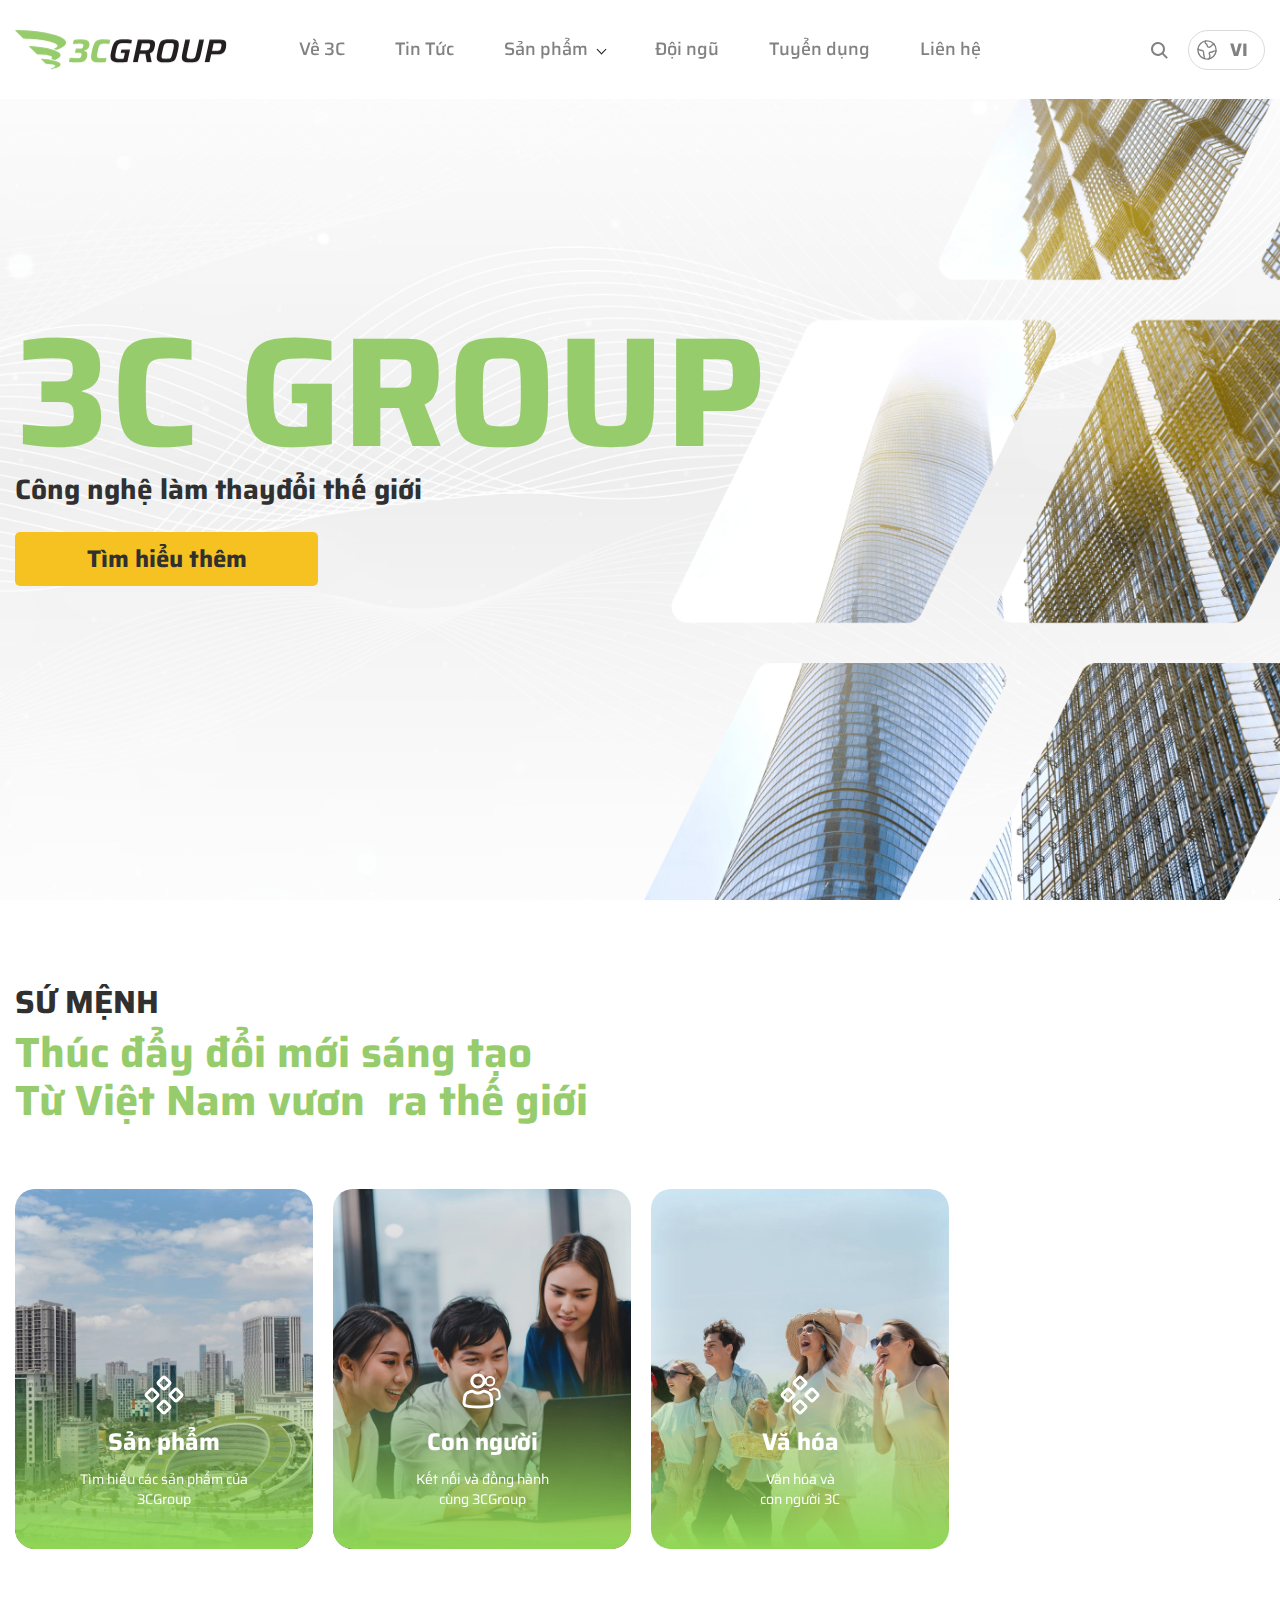
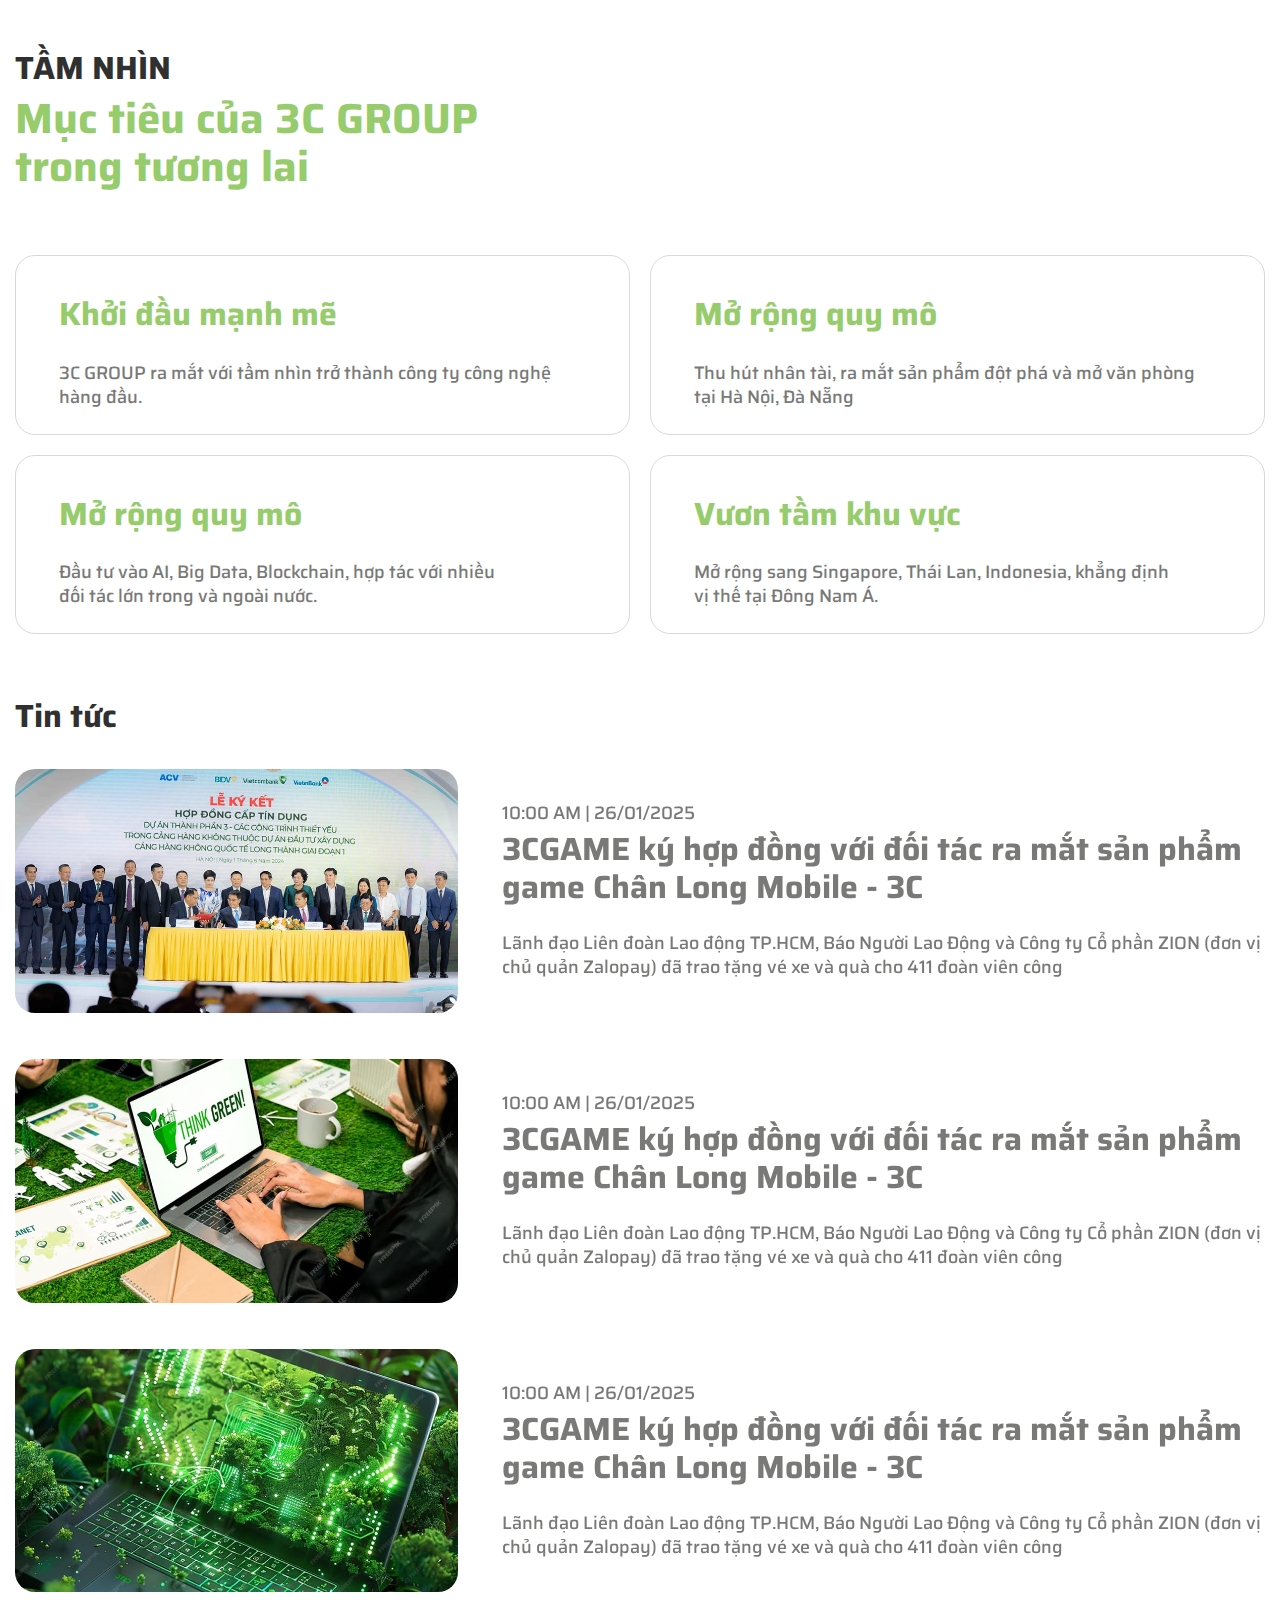
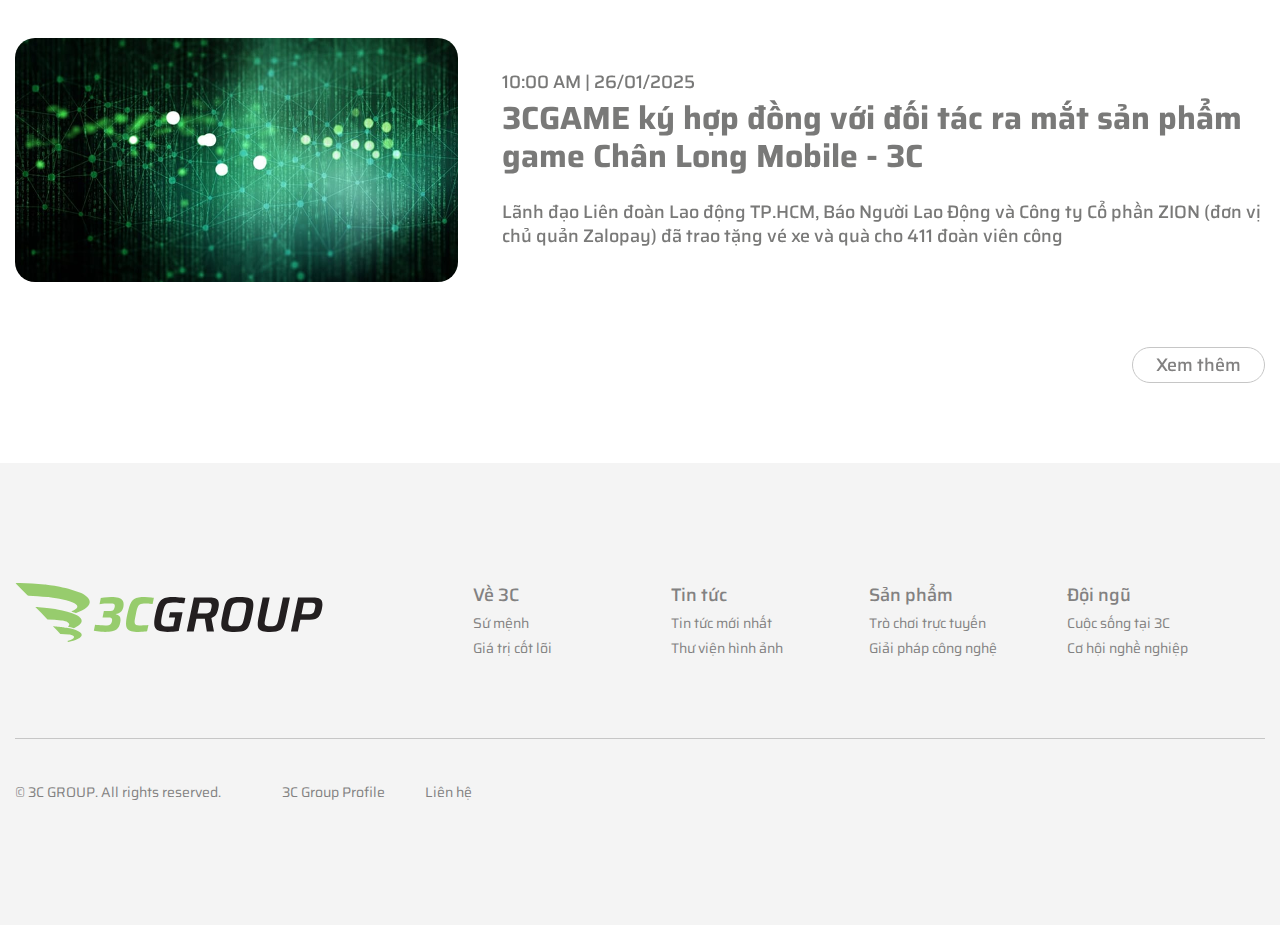
<file: index.html>
<!DOCTYPE html>
<html lang="ja">

<head>
	<meta charset="utf-8">
	<meta http-equiv="x-ua-compatible" content="ie=edge">
	<meta name="viewport" content="width=device-width,initial-scale=1,user-scalable=no">
	<title></title>
	<meta name="description" content="">
	<meta name="keywords" content="">
	<meta name="format-detection" content="telephone=no">
	<link type="text/css" rel="stylesheet" href="./js/slick/slick-theme.css">
	<link type="text/css" rel="stylesheet" href="./js/slick/slick.css">
	<link type="text/css" rel="stylesheet" href="./css/styles.css">
</head>

<body>
	<header id="header">
		<div class="inner">
			<a href="./" class="header-logo">
				<img src="./img/common/header-logo.svg" alt="3CGROUP">
			</a>
			<nav class="header-nav">
				<ul class="header-nav__menu">
					<li class="header-nav__menu-item">
						<a href="company/index.html">Về 3C</a>
					</li>
					<li class="header-nav__menu-item">
						<a href="news/index.html">Tin Tức</a>
					</li>
					<li class="header-nav__menu-item">
						<a href="/product/index.html" class="header-nav__menu-has">Sản phẩm</a>
						<span class="header-nav__sub"></span>
						<ul class="header-nav__submenu">
							<li><a href="">Trò chơi trực tuyến</a></li>
							<li><a href="">Giải pháp công nghệ</a></li>
						</ul>
					</li>
					<li class="header-nav__menu-item">
						<a href="staff/index.html">Đội ngũ</a>
					</li>
					<li class="header-nav__menu-item">
						<a href="recruitment/index.html">Tuyển dụng</a>
					</li>
					<li class="header-nav__menu-item">
						<a href="contact/index.html">Liên hệ</a>
					</li>
				</ul>
			</nav>
			<div class="header-note">
				<div class="header-search">
					<span class="header-search__open">
						<img src="./img/common/icon-search.svg" alt="search">
					</span>
				</div>
				<div class="header-language">
					<span class="header-language__curent">VI</span>
					<ul class="header-language__list">
						<li><a href="">EN</a></li>
						<li><a href="">CHI</a></li>
					</ul>
				</div>
			</div>
		</div>
		<div class="header-search--custom">
			<div class="header-search__box">
				<input type="text" class="header-search__box-input">
				<button type="button" class="header-search__box-btn"><img src="./img/common/icon-search.svg"
						alt="search"></button>
			</div>
			<span class="header-search__close">
				<span></span>
			</span>
		</div>
		<span class="js-mobile">
			<span></span>
		</span>
	</header>
	<main id="page-index">
		<section class="top-mv">
			<div class="inner">
				<div class="mv-block">
					<h1 class="mv-block__logo c-fc--green">3C GROUP</h1>
					<h2 class="mv-block__ttl">Công nghệ làm thay<br class="sp">đổi thế giới</h2>
					<a href="" class="c-btn__01">
						<span>Tìm hiểu thêm</span>
					</a>
				</div>
			</div>
		</section>
		<section class="top-about">
			<div class="inner">
				<div class="heading-note c-fc--green">
					<h2 class="c-ttl__01">SỨ MỆNH</h2>
					<p> Thúc đẩy đổi mới sáng<br class="sp">&nbsp;tạo<br class="pc">Từ Việt Nam vươn &nbsp;<br
							class="sp">ra thế giới </p>
				</div>
				<ul class="about-list js-about-list">
					<li class="about-list__item">
						<a href="" class="about-list__box">
							<div class="about-list__img">
								<img src="./img/top/img-01.jpg" alt="Sản phẩm">
							</div>
							<div class="about-list__ct">
								<div class="about-list__ct-icon">
									<img src="./img/top/icon-01.svg" alt="3CGROUP">
								</div>
								<h3 class="about-list__ct-ttl">Sản phẩm</h3>
								<p> Tìm hiểu các sản phẩm của<br>3CGroup </p>
							</div>
						</a>
					</li>
					<li class="about-list__item">
						<a href="" class="about-list__box">
							<div class="about-list__img">
								<img src="./img/top/img-02.jpg" alt="Con người">
							</div>
							<div class="about-list__ct">
								<div class="about-list__ct-icon">
									<img src="./img/top/icon-02.svg" alt="3CGROUP">
								</div>
								<h3 class="about-list__ct-ttl">Con người</h3>
								<p> Kết nối và đồng hành<br> cùng 3CGroup </p>
							</div>
						</a>
					</li>
					<li class="about-list__item">
						<a href="" class="about-list__box">
							<div class="about-list__img">
								<img src="./img/top/img-03.jpg" alt="Văn hóa">
							</div>
							<div class="about-list__ct">
								<div class="about-list__ct-icon">
									<img src="./img/top/icon-01.svg" alt="3CGROUP">
								</div>
								<h3 class="about-list__ct-ttl">Vă hóa</h3>
								<p> Văn hóa và<br> con người 3C </p>
							</div>
						</a>
					</li>
				</ul>
				<div class="heading-note c-fc--green">
					<h2 class="c-ttl__01">TẦM NHÌN</h2>
					<p> Mục tiêu của 3C GROUP<br> trong tương lai </p>
				</div>
				<ul class="about-steps">
					<li class="about-steps__item">
						<h3 class="about-steps__ttl c-fc--green">Khởi đầu mạnh mẽ</h3>
						<p>3C GROUP ra mắt với tầm nhìn trở thành công ty công nghệ hàng đầu.</p>
					</li>
					<li class="about-steps__item">
						<h3 class="about-steps__ttl c-fc--green">Mở rộng quy mô</h3>
						<p> Thu hút nhân tài, ra mắt sản phẩm đột phá và mở văn phòng<br> tại Hà Nội, Đà Nẵng </p>
					</li>
					<li class="about-steps__item">
						<h3 class="about-steps__ttl c-fc--green">Mở rộng quy mô</h3>
						<p> Đầu tư vào AI, Big Data, Blockchain, hợp tác với nhiều<br> đối tác lớn trong và ngoài nước.
						</p>
					</li>
					<li class="about-steps__item">
						<h3 class="about-steps__ttl c-fc--green">Vươn tầm khu vực</h3>
						<p> Mở rộng sang Singapore, Thái Lan, Indonesia, khẳng định<br> vị thế tại Đông Nam Á. </p>
					</li>
				</ul>
			</div>
		</section>
		<section class="top-news">
			<div class="inner">
				<h2 class="c-ttl__01">Tin tức</h2>
				<ul class="news-list">
					<li class="news-list__item">
						<a href="">
							<div class="news-list__img">
								<img src="./img/top/news-img-01.jpg" alt="img">
							</div>
							<div class="news-list__ct">
								<span class="news-list__ct-date">10:00 AM | 26/01/2025</span>
								<h3 class="news-list__ct-ttl"> 3CGAME ký hợp đồng với đối tác ra mắt sản phẩm game Chân
									Long Mobile - 3C </h3>
								<p>Lãnh đạo Liên đoàn Lao động TP.HCM, Báo Người Lao Động và Công ty Cổ phần ZION (đơn
									vị chủ quản Zalopay) đã trao tặng vé xe và quà cho 411 đoàn viên công</p>
							</div>
						</a>
					</li>
					<li class="news-list__item">
						<a href="">
							<div class="news-list__img">
								<img src="./img/top/news-img-02.jpg" alt="img">
							</div>
							<div class="news-list__ct">
								<span class="news-list__ct-date">10:00 AM | 26/01/2025</span>
								<h3 class="news-list__ct-ttl"> 3CGAME ký hợp đồng với đối tác ra mắt sản phẩm game Chân
									Long Mobile - 3C </h3>
								<p>Lãnh đạo Liên đoàn Lao động TP.HCM, Báo Người Lao Động và Công ty Cổ phần ZION (đơn
									vị chủ quản Zalopay) đã trao tặng vé xe và quà cho 411 đoàn viên công</p>
							</div>
						</a>
					</li>
					<li class="news-list__item">
						<a href="">
							<div class="news-list__img">
								<img src="./img/top/news-img-03.jpg" alt="img">
							</div>
							<div class="news-list__ct">
								<span class="news-list__ct-date">10:00 AM | 26/01/2025</span>
								<h3 class="news-list__ct-ttl"> 3CGAME ký hợp đồng với đối tác ra mắt sản phẩm game Chân
									Long Mobile - 3C </h3>
								<p>Lãnh đạo Liên đoàn Lao động TP.HCM, Báo Người Lao Động và Công ty Cổ phần ZION (đơn
									vị chủ quản Zalopay) đã trao tặng vé xe và quà cho 411 đoàn viên công</p>
							</div>
						</a>
					</li>
					<li class="news-list__item">
						<a href="">
							<div class="news-list__img">
								<img src="./img/top/news-img-04.jpg" alt="img">
							</div>
							<div class="news-list__ct">
								<span class="news-list__ct-date">10:00 AM | 26/01/2025</span>
								<h3 class="news-list__ct-ttl"> 3CGAME ký hợp đồng với đối tác ra mắt sản phẩm game Chân
									Long Mobile - 3C </h3>
								<p>Lãnh đạo Liên đoàn Lao động TP.HCM, Báo Người Lao Động và Công ty Cổ phần ZION (đơn
									vị chủ quản Zalopay) đã trao tặng vé xe và quà cho 411 đoàn viên công</p>
							</div>
						</a>
					</li>
				</ul>
				<div class="c-al--r">
					<a href="" class="view-more">Xem thêm</a>
				</div>
			</div>
		</section>
	</main>
	<footer id="footer">
		<div class="inner">
			<div class="footer-block">
				<a href="./" class="footer-logo">
					<img src="./img/common/footer-logo.svg" alt="3CGROUP">
				</a>
				<div class="footer-ct">
					<div class="footer-ct__item">
						<h3 class="footer-ct__ttl">Về 3C</h3>
						<ul>
							<li><a href="">Sứ mệnh</a></li>
							<li><a href="">Giá trị cốt lõi</a></li>
						</ul>
					</div>
					<div class="footer-ct__item">
						<h3 class="footer-ct__ttl">Tin tức</h3>
						<ul>
							<li><a href="">Tin tức mới nhất</a></li>
							<li><a href="">Thư viện hình ảnh</a></li>
						</ul>
					</div>
					<div class="footer-ct__item">
						<h3 class="footer-ct__ttl">Sản phẩm</h3>
						<ul>
							<li><a href="">Trò chơi trực tuyến</a></li>
							<li><a href="">Giải pháp công nghệ</a></li>
						</ul>
					</div>
					<div class="footer-ct__item">
						<h3 class="footer-ct__ttl">Đội ngũ</h3>
						<ul>
							<li><a href="">Cuộc sống tại 3C</a></li>
							<li><a href="">Cơ hội nghề nghiệp</a></li>
						</ul>
					</div>
				</div>
			</div>
			<div class="footer-note">
				<div class="footer-note--left">
					<div class="footer-note__copyright"> © 3C GROUP. All rights reserved.  </div>
					<ul class="footer-note__menu">
						<li><a href="">3C Group Profile</a></li>
						<li><a href="">Liên hệ</a></li>
					</ul>
				</div>
				<div class="footer-note--right">
					<ul class="footer-note__sns">
						<li><a href="" target="_blank"><img src="./img/common/icon-facebook.svg" alt="facebook"></a>
						</li>
						<li><a href="" target="_blank"><img src="./img/common/icon-in.svg" alt="in"></a></li>
						<li><a href="" target="_blank"><img src="./img/common/icon-youtube.svg" alt="youtube"></a></li>
					</ul>
				</div>
			</div>
		</div>
	</footer>
	<script src="./js/jquery-3.6.0.min.js"></script>
	<script src="./js/slick/slick.min.js"></script>
	<script src="./js/jquery.matchHeight-min.js"></script>
	<script src="./js/setting.js"></script>
</body>

</html>
</file>
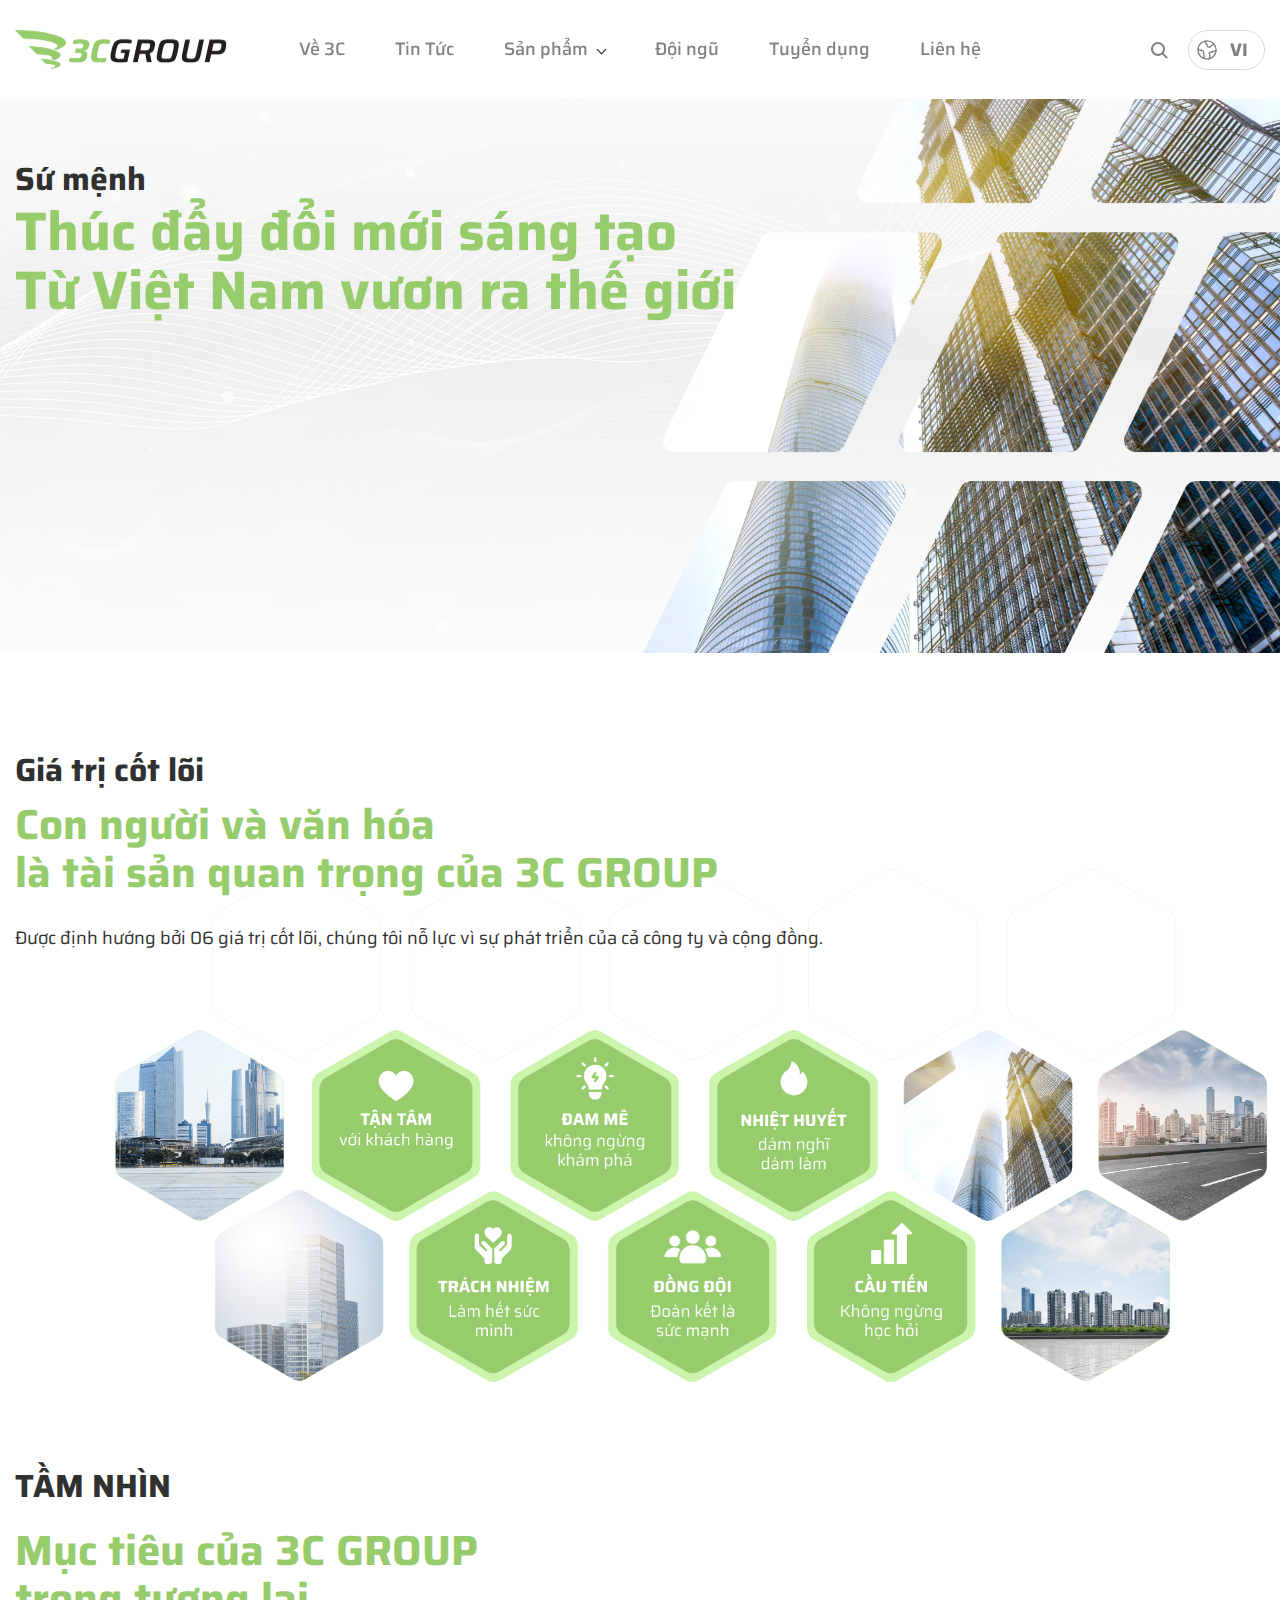
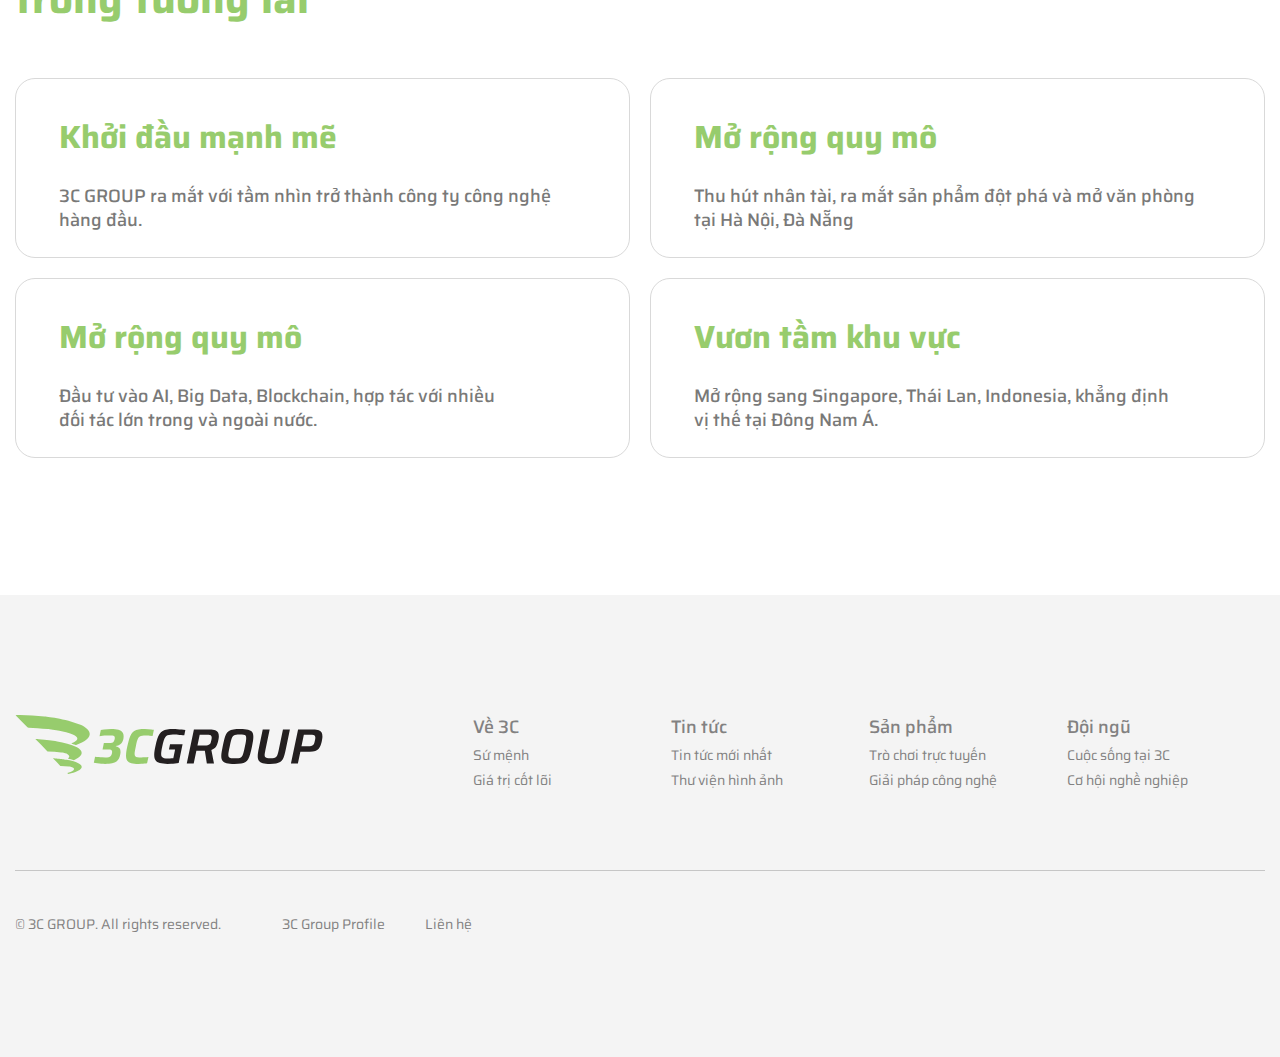
<file: company/index.html>
<!DOCTYPE html>
<html lang="ja">

<head>
	<meta charset="utf-8">
	<meta http-equiv="x-ua-compatible" content="ie=edge">
	<meta name="viewport" content="width=device-width,initial-scale=1,user-scalable=no">
	<title>Về 3C</title>
	<meta name="description" content="">
	<meta name="keywords" content="">
	<meta name="format-detection" content="telephone=no">
	<link type="text/css" rel="stylesheet" href="../js/slick/slick-theme.css">
	<link type="text/css" rel="stylesheet" href="../js/slick/slick.css">
	<link type="text/css" rel="stylesheet" href="../css/styles.css">
</head>

<body>
	<header id="header">
		<div class="inner">
			<a href="../" class="header-logo">
				<img src="../img/common/header-logo.svg" alt="3CGROUP">
			</a>
			<nav class="header-nav">
				<ul class="header-nav__menu">
					<li class="header-nav__menu-item">
						<a href="../company/index.html">Về 3C</a>
					</li>
					<li class="header-nav__menu-item">
						<a href="../news/index.html">Tin Tức</a>
					</li>
					<li class="header-nav__menu-item">
						<a href="../product/index.html" class="header-nav__menu-has">Sản phẩm</a>
						<span class="header-nav__sub"></span>
						<ul class="header-nav__submenu">
							<li><a href="">Trò chơi trực tuyến</a></li>
							<li><a href="">Giải pháp công nghệ</a></li>
						</ul>
					</li>
					<li class="header-nav__menu-item">
						<a href="../staff/index.html">Đội ngũ</a>
					</li>
					<li class="header-nav__menu-item">
						<a href="../recruitment/index.html">Tuyển dụng</a>
					</li>
					<li class="header-nav__menu-item">
						<a href="../contact/index.html">Liên hệ</a>
					</li>
				</ul>
			</nav>
			<div class="header-note">
				<div class="header-search">
					<span class="header-search__open">
						<img src="../img/common/icon-search.svg" alt="search">
					</span>
				</div>
				<div class="header-language">
					<span class="header-language__curent">VI</span>
					<ul class="header-language__list">
						<li><a href="">EN</a></li>
						<li><a href="">CHI</a></li>
					</ul>
				</div>
			</div>
		</div>
		<div class="header-search--custom">
			<div class="header-search__box">
				<input type="text" class="header-search__box-input">
				<button type="button" class="header-search__box-btn"><img src="../img/common/icon-search.svg"
						alt="search"></button>
			</div>
			<span class="header-search__close">
				<span></span>
			</span>
		</div>
		<span class="js-mobile">
			<span></span>
		</span>
	</header>
	<main id="page-company">
		<section class="company-mv">
			<h1 class="company-mv__ttl"> Sứ mệnh <span>Thúc đẩy đổi mới sáng tạo<br>Từ Việt Nam vươn ra thế giới</span>
			</h1>
			<div class="company-mv__img">
				<img src="../img/company/img-mv-sp.jpg"
					alt="Sứ mệnh Thúc đẩy đổi mới sáng tạo Từ Việt Nam vươn ra thế giới" class="sp">
				<img src="../img/company/bg-mv.jpg" alt="Sứ mệnh Thúc đẩy đổi mới sáng tạo Từ Việt Nam vươn ra thế giới"
					class="pc">
			</div>
		</section>
		<section class="company-values">
			<div class="inner">
				<h2 class="c-ttl__03">Giá trị cốt lõi<span>Con người và văn hóa<br>là tài sản quan trọng của 3C
						GROUP</span></h2>
				<p class="c-txt__basic">Được định hướng bởi 06 giá trị cốt lõi, chúng tôi nỗ lực vì sự phát triển của cả
					công ty và cộng đồng.</p>
			</div>
			<div class="company-values__img pc">
				<img src="../img/company/img-values.png" alt="Con người và văn hóa là tài sản quan trọng của 3C GROUP">
			</div>
			<ul class="company-values__list">
				<li class="company-values__list-item">
					<img src="../img/company/img-values-01.png"
						alt="Con người và văn hóa là tài sản quan trọng của 3C GROUP">
				</li>
				<li class="company-values__list-item">
					<img src="../img/company/img-values-02.png"
						alt="Con người và văn hóa là tài sản quan trọng của 3C GROUP">
				</li>
				<li class="company-values__list-item">
					<img src="../img/company/img-values-03.png"
						alt="Con người và văn hóa là tài sản quan trọng của 3C GROUP">
				</li>
				<li class="company-values__list-item">
					<img src="../img/company/img-values-04.png"
						alt="Con người và văn hóa là tài sản quan trọng của 3C GROUP">
				</li>
				<li class="company-values__list-item">
					<img src="../img/company/img-values-05.png"
						alt="Con người và văn hóa là tài sản quan trọng của 3C GROUP">
				</li>
				<li class="company-values__list-item">
					<img src="../img/company/img-values-06.png"
						alt="Con người và văn hóa là tài sản quan trọng của 3C GROUP">
				</li>
			</ul>
		</section>
		<section class="top-about">
			<div class="inner">
				<div class="heading-note c-fc--green">
					<h2 class="c-ttl__01">TẦM NHÌN</h2>
					<p>Mục tiêu của 3C GROUP<br>trong tương lai</p>
				</div>
				<ul class="about-steps">
					<li class="about-steps__item">
						<h3 class="about-steps__ttl c-fc--green">Khởi đầu mạnh mẽ</h3>
						<p>3C GROUP ra mắt với tầm nhìn trở thành công ty công nghệ hàng đầu.</p>
					</li>
					<li class="about-steps__item">
						<h3 class="about-steps__ttl c-fc--green">Mở rộng quy mô</h3>
						<p>Thu hút nhân tài, ra mắt sản phẩm đột phá và mở văn phòng<br class="pc">tại Hà Nội, Đà Nẵng
						</p>
					</li>
					<li class="about-steps__item">
						<h3 class="about-steps__ttl c-fc--green">Mở rộng quy mô</h3>
						<p>Đầu tư vào AI, Big Data, Blockchain, hợp tác với nhiều<br class="pc">đối tác lớn trong và
							ngoài nước.</p>
					</li>
					<li class="about-steps__item">
						<h3 class="about-steps__ttl c-fc--green">Vươn tầm khu vực</h3>
						<p>Mở rộng sang Singapore, Thái Lan, Indonesia, khẳng định<br class="pc">vị thế tại Đông Nam Á.
						</p>
					</li>
				</ul>
			</div>
		</section>
	</main>
	<footer id="footer">
		<div class="inner">
			<div class="footer-block">
				<a href="../" class="footer-logo">
					<img src="../img/common/footer-logo.svg" alt="3CGROUP">
				</a>
				<div class="footer-ct">
					<div class="footer-ct__item">
						<h3 class="footer-ct__ttl">Về 3C</h3>
						<ul>
							<li><a href="">Sứ mệnh</a></li>
							<li><a href="">Giá trị cốt lõi</a></li>
						</ul>
					</div>
					<div class="footer-ct__item">
						<h3 class="footer-ct__ttl">Tin tức</h3>
						<ul>
							<li><a href="">Tin tức mới nhất</a></li>
							<li><a href="">Thư viện hình ảnh</a></li>
						</ul>
					</div>
					<div class="footer-ct__item">
						<h3 class="footer-ct__ttl">Sản phẩm</h3>
						<ul>
							<li><a href="">Trò chơi trực tuyến</a></li>
							<li><a href="">Giải pháp công nghệ</a></li>
						</ul>
					</div>
					<div class="footer-ct__item">
						<h3 class="footer-ct__ttl">Đội ngũ</h3>
						<ul>
							<li><a href="">Cuộc sống tại 3C</a></li>
							<li><a href="">Cơ hội nghề nghiệp</a></li>
						</ul>
					</div>
				</div>
			</div>
			<div class="footer-note">
				<div class="footer-note--left">
					<div class="footer-note__copyright"> © 3C GROUP. All rights reserved.  </div>
					<ul class="footer-note__menu">
						<li><a href="">3C Group Profile</a></li>
						<li><a href="">Liên hệ</a></li>
					</ul>
				</div>
				<div class="footer-note--right">
					<ul class="footer-note__sns">
						<li><a href="" target="_blank"><img src="../img/common/icon-facebook.svg" alt="facebook"></a>
						</li>
						<li><a href="" target="_blank"><img src="../img/common/icon-in.svg" alt="in"></a></li>
						<li><a href="" target="_blank"><img src="../img/common/icon-youtube.svg" alt="youtube"></a></li>
					</ul>
				</div>
			</div>
		</div>
	</footer>
	<script src="../js/jquery-3.6.0.min.js"></script>
	<script src="../js/slick/slick.min.js"></script>
	<script src="../js/jquery.matchHeight-min.js"></script>
	<script src="../js/setting.js"></script>
</body>

</html>
</file>
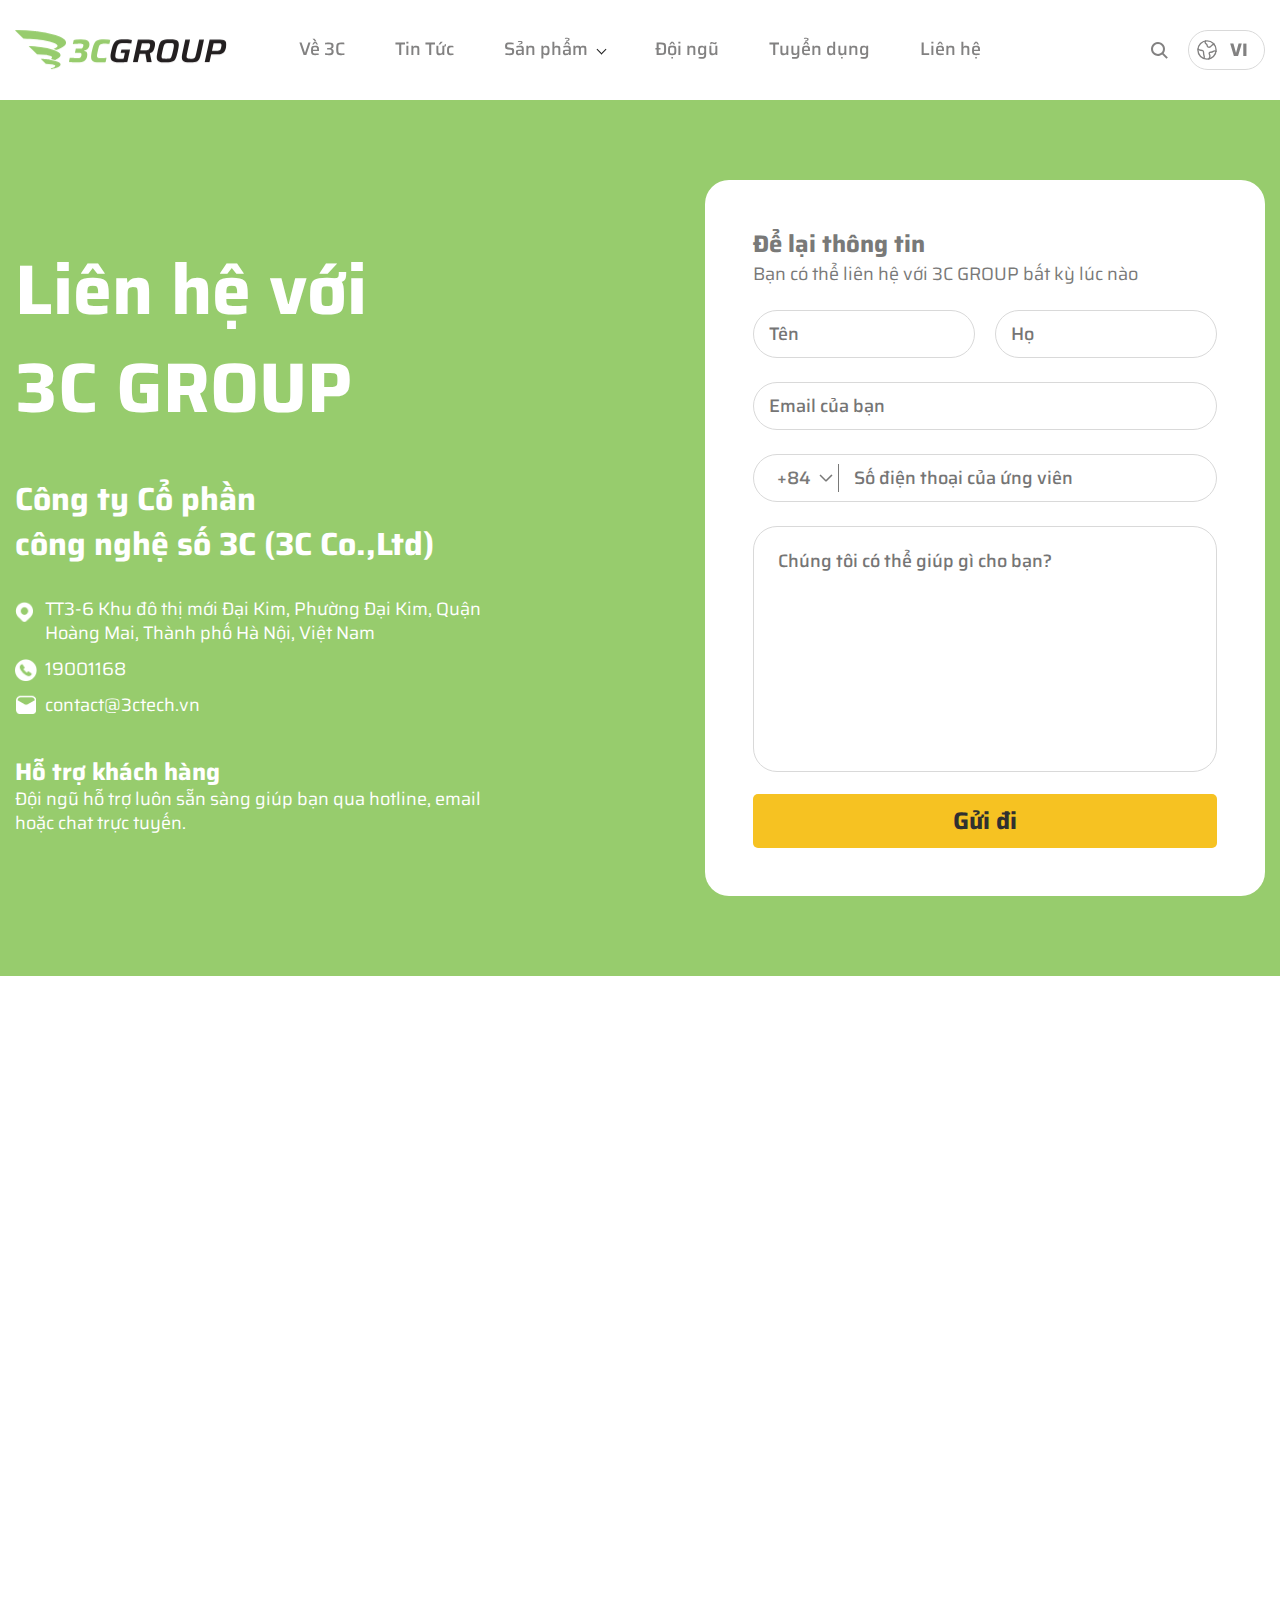
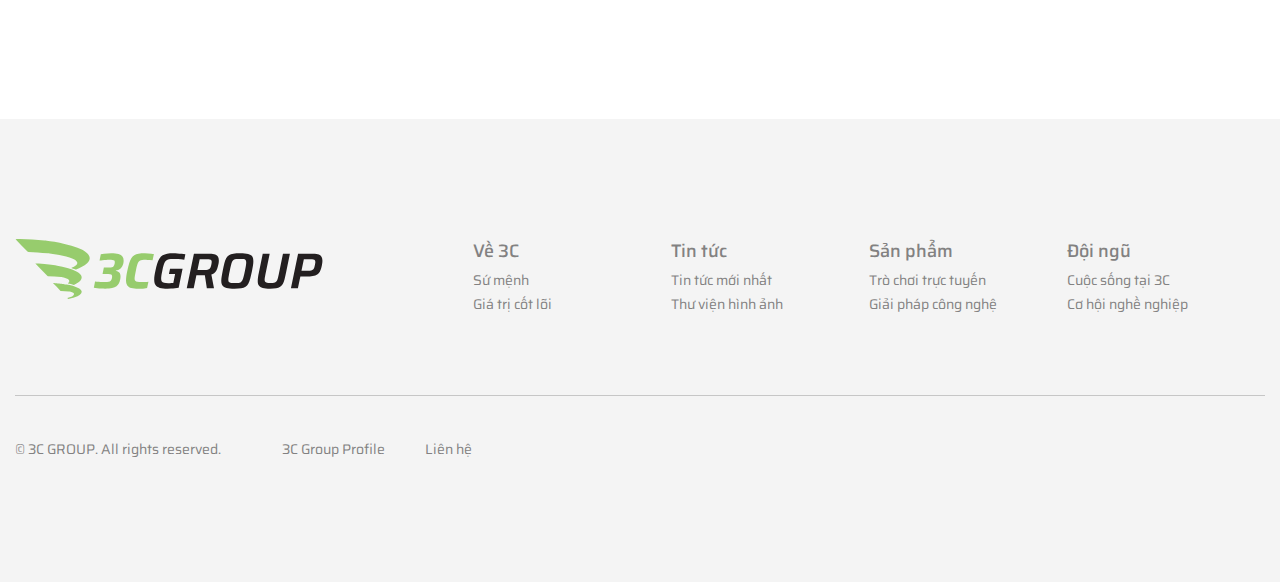
<file: contact/index.html>
<!DOCTYPE html>
<html lang="ja">

<head>
	<meta charset="utf-8">
	<meta http-equiv="x-ua-compatible" content="ie=edge">
	<meta name="viewport" content="width=device-width,initial-scale=1,user-scalable=no">
	<title>Liên hệ</title>
	<meta name="description" content="">
	<meta name="keywords" content="">
	<meta name="format-detection" content="telephone=no">
	<link type="text/css" rel="stylesheet" href="../js/slick/slick-theme.css">
	<link type="text/css" rel="stylesheet" href="../js/slick/slick.css">
	<link type="text/css" rel="stylesheet" href="../css/styles.css">
</head>

<body>
	<header id="header">
		<div class="inner">
			<a href="../" class="header-logo">
				<img src="../img/common/header-logo.svg" alt="3CGROUP">
			</a>
			<nav class="header-nav">
				<ul class="header-nav__menu">
					<li class="header-nav__menu-item">
						<a href="../company/index.html">Về 3C</a>
					</li>
					<li class="header-nav__menu-item">
						<a href="../news/index.html">Tin Tức</a>
					</li>
					<li class="header-nav__menu-item">
						<a href="../product/index.html" class="header-nav__menu-has">Sản phẩm</a>
						<span class="header-nav__sub"></span>
						<ul class="header-nav__submenu">
							<li><a href="">Trò chơi trực tuyến</a></li>
							<li><a href="">Giải pháp công nghệ</a></li>
						</ul>
					</li>
					<li class="header-nav__menu-item">
						<a href="../staff/index.html">Đội ngũ</a>
					</li>
					<li class="header-nav__menu-item">
						<a href="../recruitment/index.html">Tuyển dụng</a>
					</li>
					<li class="header-nav__menu-item">
						<a href="../contact/index.html">Liên hệ</a>
					</li>
				</ul>
			</nav>
			<div class="header-note">
				<div class="header-search">
					<span class="header-search__open">
						<img src="../img/common/icon-search.svg" alt="search">
					</span>
				</div>
				<div class="header-language">
					<span class="header-language__curent">VI</span>
					<ul class="header-language__list">
						<li><a href="">EN</a></li>
						<li><a href="">CHI</a></li>
					</ul>
				</div>
			</div>
		</div>
		<div class="header-search--custom">
			<div class="header-search__box">
				<input type="text" class="header-search__box-input">
				<button type="button" class="header-search__box-btn"><img src="../img/common/icon-search.svg"
						alt="search"></button>
			</div>
			<span class="header-search__close">
				<span></span>
			</span>
		</div>
		<span class="js-mobile">
			<span></span>
		</span>
	</header>
	<main id="page-contact" class="wrapper">
		<section class="contact-page">
			<div class="inner contact-page__wrapper">
				<div class="contact-page__left">
					<h1 class="contact-page__ttl">Liên hệ với<br>3C GROUP</h1>
					<h2 class="contact-page__txt-company">Công ty Cổ phần<br>công nghệ số 3C (3C Co.,Ltd)</h2>
					<ul class="c-txt__basic contact-page__infor">
						<li>TT3-6 Khu đô thị mới Đại Kim, Phường Đại Kim, Quận Hoàng Mai, Thành phố Hà Nội, Việt Nam
						</li>
						<li><a href="tel:19001168">19001168</a></li>
						<li><a href="mailto:contact@3ctech.vn">contact@3ctech.vn</a></li>
					</ul>
					<div class="c-txt__basic contact-page__support">
						<h3 class="contact-page__support-ttl">Hỗ trợ khách hàng</h3>
						<p>Đội ngũ hỗ trợ luôn sẵn sàng giúp bạn qua hotline, email hoặc chat trực tuyến.</p>
					</div>
				</div>
				<div class="contact-page__right">
					<form method="post" action="#form" class="recruitment-form">
						<h4 class="recruitment-form__ttl">Để lại thông tin</h4>
						<p class="c-txt__basic recruitment-form__intro">Bạn có thể liên hệ với 3C GROUP bất kỳ lúc nào
						</p>
						<div class="recruitment-form__input">
							<input type="text" class="form-control" placeholder="Tên">
							<input type="text" class="form-control" placeholder="Họ">
							<input type="text" class="form-control form-control--full" placeholder="Email của bạn">
							<div class="recruitment-form__input-phone">
								<select name="" id="" class="recruitment-form__input-select">
									<option value="+84">+84</option>
									<option value="+84">+84</option>
									<option value="+84">+84</option>
									<option value="+84">+84</option>
									<option value="+84">+84</option>
									<option value="+84">+84</option>
									<option value="+84">+84</option>
									<option value="+84">+84</option>
								</select>
								<input type="text" class="form-control" placeholder="Số điện thoại của ứng viên">
							</div>
							<div class="recruitment-form__input-textarea">
								<textarea name="" id="" class="form-control"
									placeholder="Chúng tôi có thể giúp gì cho bạn?"></textarea>
							</div>
						</div>
						<button class="c-btn__01 recruitment-form__btn" type="submit">Gửi đi</button>
					</form>
				</div>
			</div>
		</section>
		<div class="contact-map">
			<div class="inner">
				<div class="contact-map__wp">
					<iframe
						src="https://www.google.com/maps/embed?pb=!1m18!1m12!1m3!1d4419.101260111612!2d105.81697967584032!3d20.975255489612934!2m3!1f0!2f0!3f0!3m2!1i1024!2i768!4f13.1!3m3!1m2!1s0x3135ad0469f43961%3A0x9803b17f7676353d!2zVFQ2LTJCLTg0IEtEVCBt4bubaSBwaMaw4budbmcgxJDhuqFpIEtpbSwgSG_DoG5nIE1haSwgSMOgIE7hu5lp!5e1!3m2!1svi!2s!4v1739912206803!5m2!1svi!2s"
						width="600" height="450" style="border:0;" allowfullscreen="" loading="lazy"
						referrerpolicy="no-referrer-when-downgrade"></iframe>
				</div>
			</div>
		</div>
	</main>
	<footer id="footer">
		<div class="inner">
			<div class="footer-block">
				<a href="../" class="footer-logo">
					<img src="../img/common/footer-logo.svg" alt="3CGROUP">
				</a>
				<div class="footer-ct">
					<div class="footer-ct__item">
						<h3 class="footer-ct__ttl">Về 3C</h3>
						<ul>
							<li><a href="">Sứ mệnh</a></li>
							<li><a href="">Giá trị cốt lõi</a></li>
						</ul>
					</div>
					<div class="footer-ct__item">
						<h3 class="footer-ct__ttl">Tin tức</h3>
						<ul>
							<li><a href="">Tin tức mới nhất</a></li>
							<li><a href="">Thư viện hình ảnh</a></li>
						</ul>
					</div>
					<div class="footer-ct__item">
						<h3 class="footer-ct__ttl">Sản phẩm</h3>
						<ul>
							<li><a href="">Trò chơi trực tuyến</a></li>
							<li><a href="">Giải pháp công nghệ</a></li>
						</ul>
					</div>
					<div class="footer-ct__item">
						<h3 class="footer-ct__ttl">Đội ngũ</h3>
						<ul>
							<li><a href="">Cuộc sống tại 3C</a></li>
							<li><a href="">Cơ hội nghề nghiệp</a></li>
						</ul>
					</div>
				</div>
			</div>
			<div class="footer-note">
				<div class="footer-note--left">
					<div class="footer-note__copyright"> © 3C GROUP. All rights reserved.  </div>
					<ul class="footer-note__menu">
						<li><a href="">3C Group Profile</a></li>
						<li><a href="">Liên hệ</a></li>
					</ul>
				</div>
				<div class="footer-note--right">
					<ul class="footer-note__sns">
						<li><a href="" target="_blank"><img src="../img/common/icon-facebook.svg" alt="facebook"></a>
						</li>
						<li><a href="" target="_blank"><img src="../img/common/icon-in.svg" alt="in"></a></li>
						<li><a href="" target="_blank"><img src="../img/common/icon-youtube.svg" alt="youtube"></a></li>
					</ul>
				</div>
			</div>
		</div>
	</footer>
	<script src="../js/jquery-3.6.0.min.js"></script>
	<script src="../js/slick/slick.min.js"></script>
	<script src="../js/jquery.matchHeight-min.js"></script>
	<script src="../js/setting.js"></script>
</body>

</html>
</file>
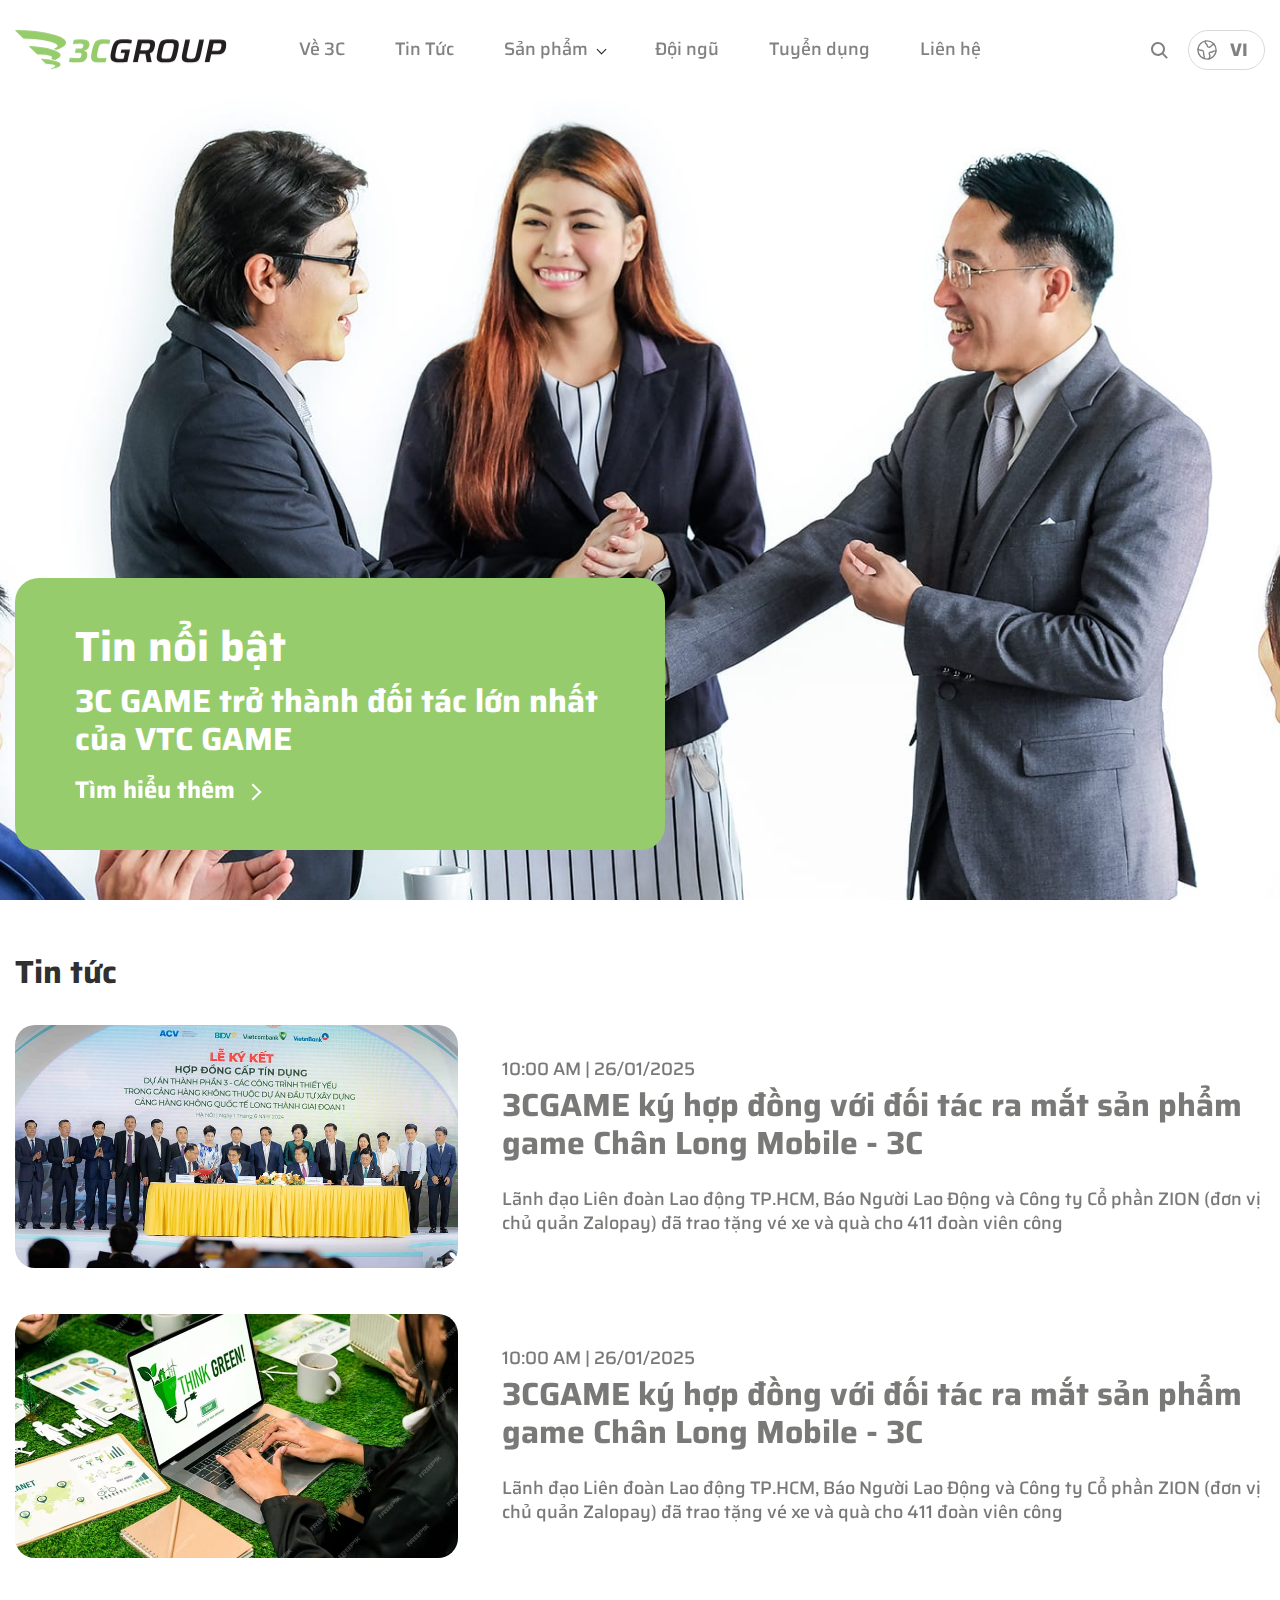
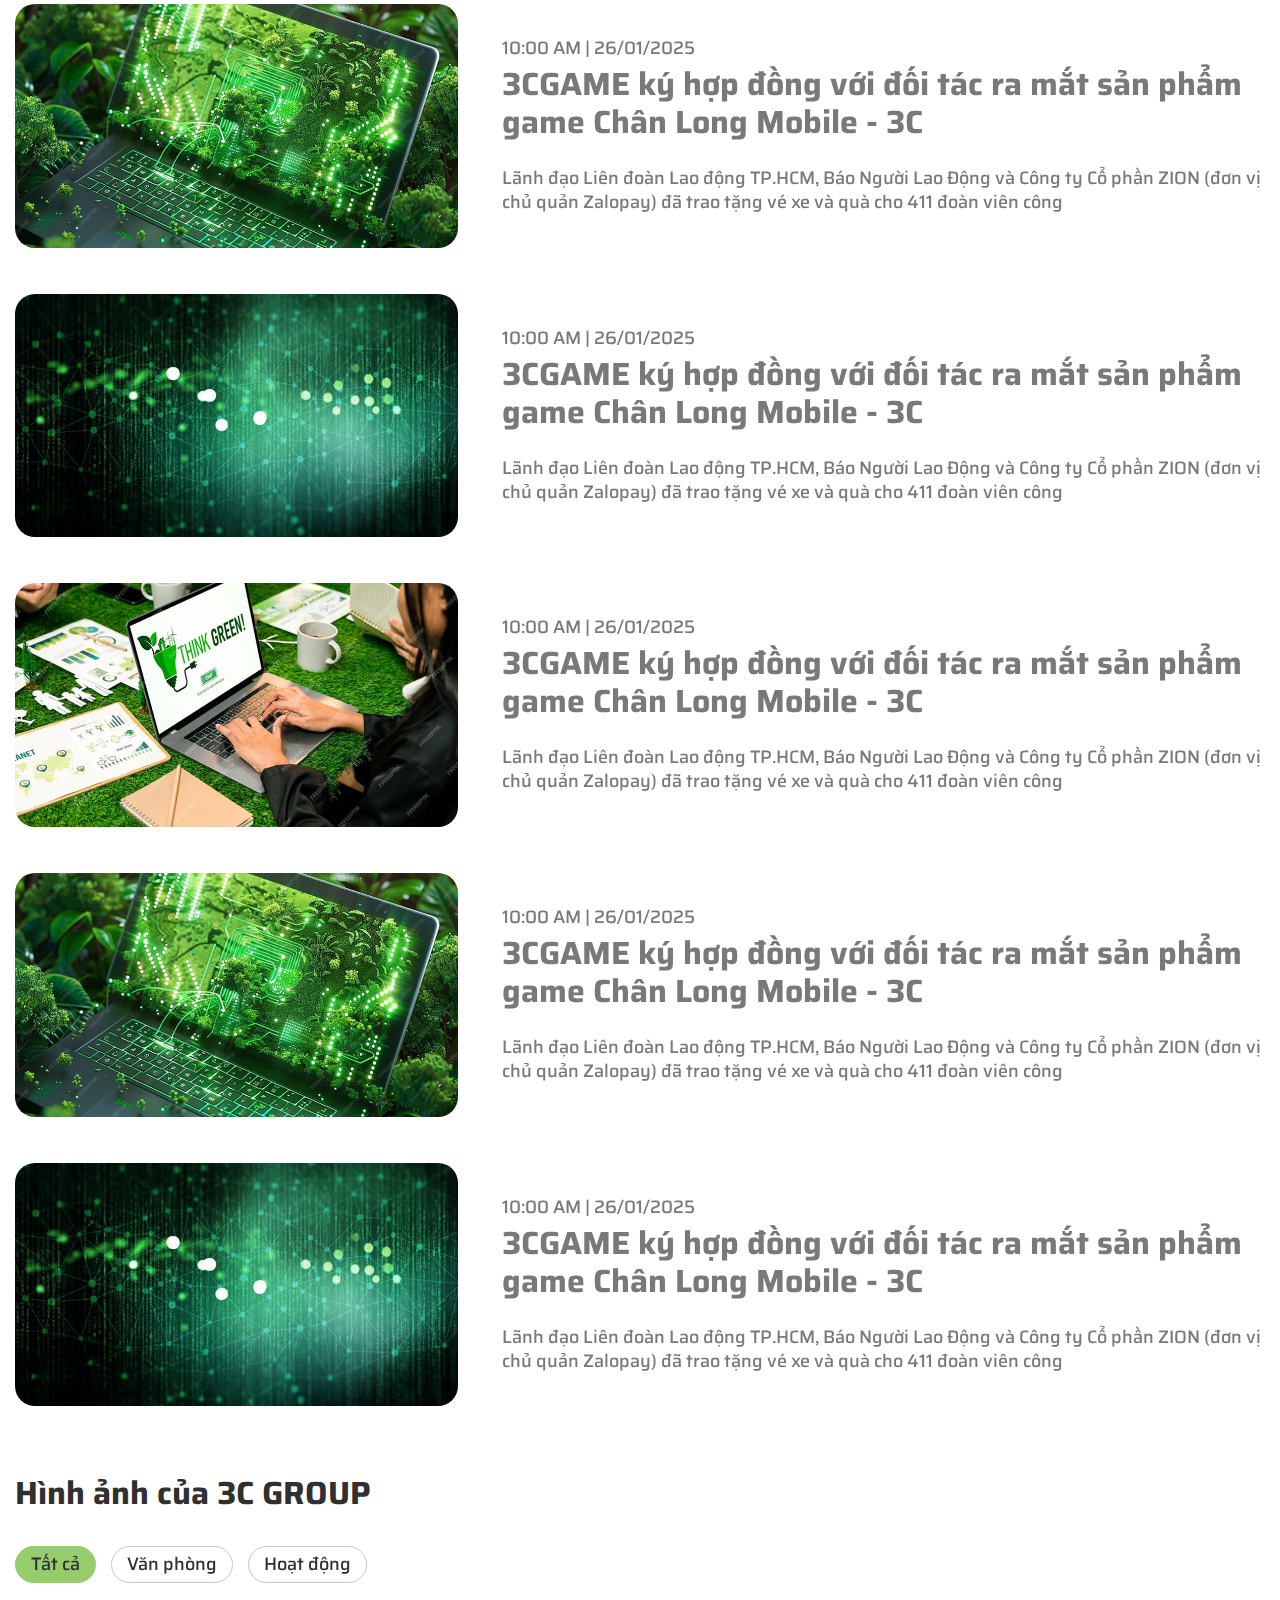
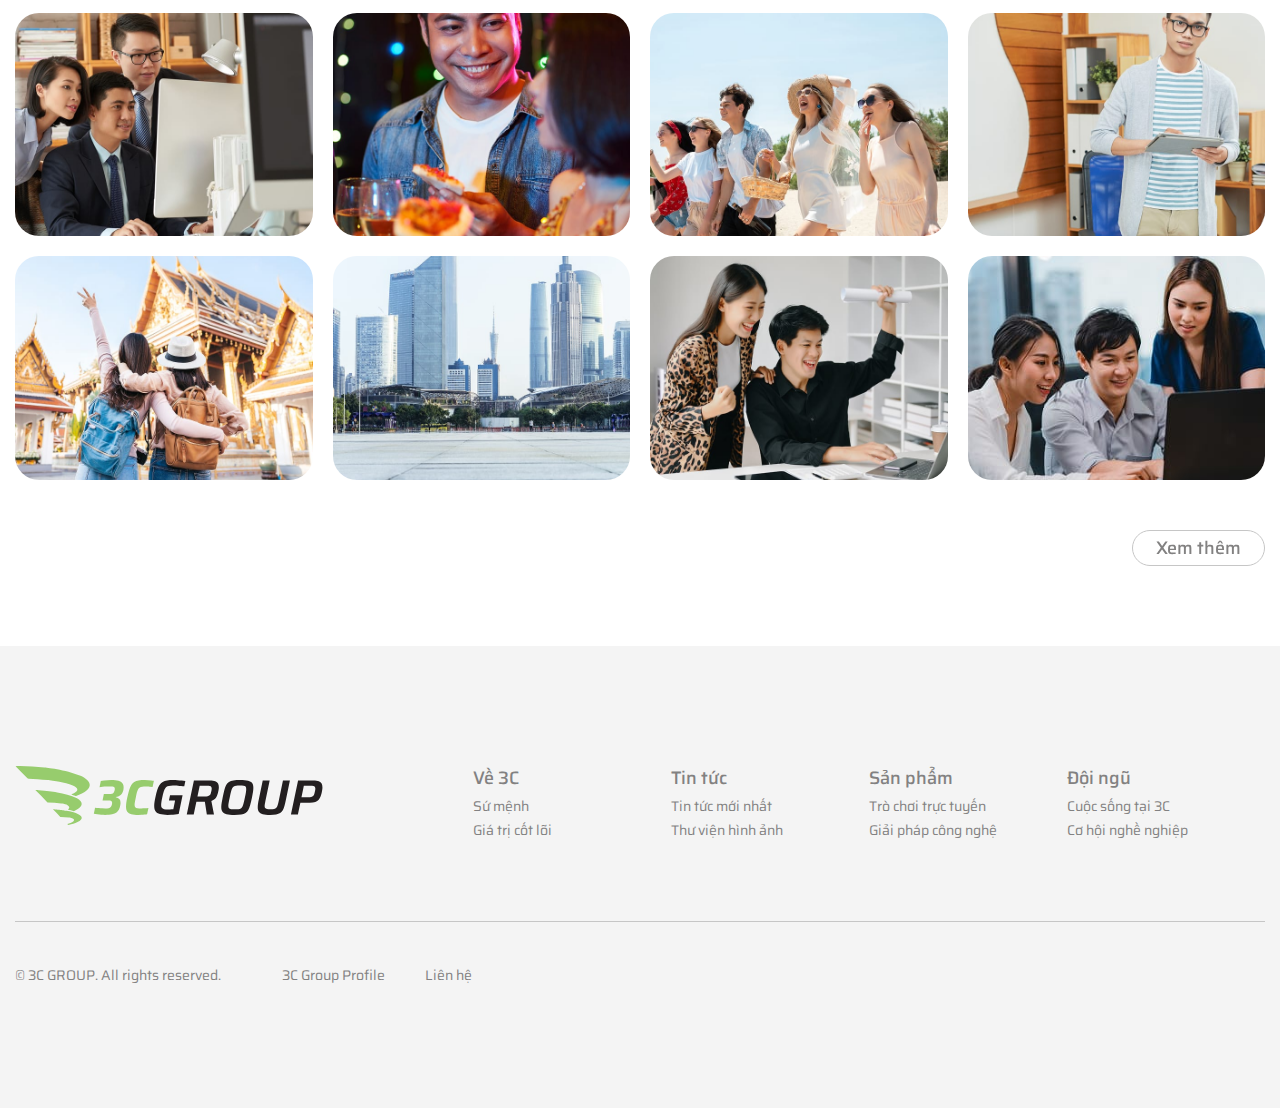
<file: news/index.html>
<!DOCTYPE html>
<html lang="ja">

<head>
	<meta charset="utf-8">
	<meta http-equiv="x-ua-compatible" content="ie=edge">
	<meta name="viewport" content="width=device-width,initial-scale=1,user-scalable=no">
	<title></title>
	<meta name="description" content="">
	<meta name="keywords" content="">
	<meta name="format-detection" content="telephone=no">
	<link type="text/css" rel="stylesheet" href="../js/slick/slick-theme.css">
	<link type="text/css" rel="stylesheet" href="../js/slick/slick.css">
	<link type="text/css" rel="stylesheet" href="../css/styles.css">
</head>

<body>
	<header id="header">
		<div class="inner">
			<a href="../" class="header-logo">
				<img src="../img/common/header-logo.svg" alt="3CGROUP">
			</a>
			<nav class="header-nav">
				<ul class="header-nav__menu">
					<li class="header-nav__menu-item">
						<a href="../company/index.html">Về 3C</a>
					</li>
					<li class="header-nav__menu-item">
						<a href="../news/index.html">Tin Tức</a>
					</li>
					<li class="header-nav__menu-item">
						<a href="../product/index.html" class="header-nav__menu-has">Sản phẩm</a>
						<span class="header-nav__sub"></span>
						<ul class="header-nav__submenu">
							<li><a href="">Trò chơi trực tuyến</a></li>
							<li><a href="">Giải pháp công nghệ</a></li>
						</ul>
					</li>
					<li class="header-nav__menu-item">
						<a href="../staff/index.html">Đội ngũ</a>
					</li>
					<li class="header-nav__menu-item">
						<a href="../recruitment/index.html">Tuyển dụng</a>
					</li>
					<li class="header-nav__menu-item">
						<a href="../contact/index.html">Liên hệ</a>
					</li>
				</ul>
			</nav>
			<div class="header-note">
				<div class="header-search">
					<span class="header-search__open">
						<img src="../img/common/icon-search.svg" alt="search">
					</span>
				</div>
				<div class="header-language">
					<span class="header-language__curent">VI</span>
					<ul class="header-language__list">
						<li><a href="">EN</a></li>
						<li><a href="">CHI</a></li>
					</ul>
				</div>
			</div>
		</div>
		<div class="header-search--custom">
			<div class="header-search__box">
				<input type="text" class="header-search__box-input">
				<button type="button" class="header-search__box-btn"><img src="../img/common/icon-search.svg"
						alt="search"></button>
			</div>
			<span class="header-search__close">
				<span></span>
			</span>
		</div>
		<span class="js-mobile">
			<span></span>
		</span>
	</header>
	<main id="page-news">
		<section class="sec-mv">
			<div class="mv-banner">
				<img src="../img/news/mv-news.jpg" alt="3CGROUP" class="pc">
				<img src="../img/news/mv-news-sp.jpg" alt="3CGROUP" class="sp">
			</div>
			<div class="inner">
				<div class="mv-note">
					<h1 class="mv-note__ttl">Tin nổi bật</h1>
					<p>3C GAME trở thành đối tác lớn nhất của VTC GAME</p>
					<a href="">Tìm hiểu thêm</a>
				</div>
			</div>
		</section>
		<section class="top-news">
			<div class="inner">
				<h2 class="c-ttl__01">Tin tức</h2>
				<ul class="news-list">
					<li class="news-list__item">
						<a href="">
							<div class="news-list__img">
								<img src="../img/top/news-img-01.jpg" alt="img">
							</div>
							<div class="news-list__ct">
								<span class="news-list__ct-date">10:00 AM | 26/01/2025</span>
								<h3 class="news-list__ct-ttl"> 3CGAME ký hợp đồng với đối tác ra mắt sản phẩm game Chân
									Long Mobile - 3C </h3>
								<p>Lãnh đạo Liên đoàn Lao động TP.HCM, Báo Người Lao Động và Công ty Cổ phần ZION (đơn
									vị chủ quản Zalopay) đã trao tặng vé xe và quà cho 411 đoàn viên công</p>
							</div>
						</a>
					</li>
					<li class="news-list__item">
						<a href="">
							<div class="news-list__img">
								<img src="../img/top/news-img-02.jpg" alt="img">
							</div>
							<div class="news-list__ct">
								<span class="news-list__ct-date">10:00 AM | 26/01/2025</span>
								<h3 class="news-list__ct-ttl"> 3CGAME ký hợp đồng với đối tác ra mắt sản phẩm game Chân
									Long Mobile - 3C </h3>
								<p>Lãnh đạo Liên đoàn Lao động TP.HCM, Báo Người Lao Động và Công ty Cổ phần ZION (đơn
									vị chủ quản Zalopay) đã trao tặng vé xe và quà cho 411 đoàn viên công</p>
							</div>
						</a>
					</li>
					<li class="news-list__item">
						<a href="">
							<div class="news-list__img">
								<img src="../img/top/news-img-03.jpg" alt="img">
							</div>
							<div class="news-list__ct">
								<span class="news-list__ct-date">10:00 AM | 26/01/2025</span>
								<h3 class="news-list__ct-ttl"> 3CGAME ký hợp đồng với đối tác ra mắt sản phẩm game Chân
									Long Mobile - 3C </h3>
								<p>Lãnh đạo Liên đoàn Lao động TP.HCM, Báo Người Lao Động và Công ty Cổ phần ZION (đơn
									vị chủ quản Zalopay) đã trao tặng vé xe và quà cho 411 đoàn viên công</p>
							</div>
						</a>
					</li>
					<li class="news-list__item">
						<a href="">
							<div class="news-list__img">
								<img src="../img/top/news-img-04.jpg" alt="img">
							</div>
							<div class="news-list__ct">
								<span class="news-list__ct-date">10:00 AM | 26/01/2025</span>
								<h3 class="news-list__ct-ttl"> 3CGAME ký hợp đồng với đối tác ra mắt sản phẩm game Chân
									Long Mobile - 3C </h3>
								<p>Lãnh đạo Liên đoàn Lao động TP.HCM, Báo Người Lao Động và Công ty Cổ phần ZION (đơn
									vị chủ quản Zalopay) đã trao tặng vé xe và quà cho 411 đoàn viên công</p>
							</div>
						</a>
					</li>
					<li class="news-list__item">
						<a href="">
							<div class="news-list__img">
								<img src="../img/top/news-img-02.jpg" alt="img">
							</div>
							<div class="news-list__ct">
								<span class="news-list__ct-date">10:00 AM | 26/01/2025</span>
								<h3 class="news-list__ct-ttl"> 3CGAME ký hợp đồng với đối tác ra mắt sản phẩm game Chân
									Long Mobile - 3C </h3>
								<p>Lãnh đạo Liên đoàn Lao động TP.HCM, Báo Người Lao Động và Công ty Cổ phần ZION (đơn
									vị chủ quản Zalopay) đã trao tặng vé xe và quà cho 411 đoàn viên công</p>
							</div>
						</a>
					</li>
					<li class="news-list__item">
						<a href="">
							<div class="news-list__img">
								<img src="../img/top/news-img-03.jpg" alt="img">
							</div>
							<div class="news-list__ct">
								<span class="news-list__ct-date">10:00 AM | 26/01/2025</span>
								<h3 class="news-list__ct-ttl"> 3CGAME ký hợp đồng với đối tác ra mắt sản phẩm game Chân
									Long Mobile - 3C </h3>
								<p>Lãnh đạo Liên đoàn Lao động TP.HCM, Báo Người Lao Động và Công ty Cổ phần ZION (đơn
									vị chủ quản Zalopay) đã trao tặng vé xe và quà cho 411 đoàn viên công</p>
							</div>
						</a>
					</li>
					<li class="news-list__item">
						<a href="">
							<div class="news-list__img">
								<img src="../img/top/news-img-04.jpg" alt="img">
							</div>
							<div class="news-list__ct">
								<span class="news-list__ct-date">10:00 AM | 26/01/2025</span>
								<h3 class="news-list__ct-ttl"> 3CGAME ký hợp đồng với đối tác ra mắt sản phẩm game Chân
									Long Mobile - 3C </h3>
								<p>Lãnh đạo Liên đoàn Lao động TP.HCM, Báo Người Lao Động và Công ty Cổ phần ZION (đơn
									vị chủ quản Zalopay) đã trao tặng vé xe và quà cho 411 đoàn viên công</p>
							</div>
						</a>
					</li>
				</ul>
				<h2 class="c-ttl__01">Hình ảnh của 3C GROUP</h2>
				<div class="pc">
					<ul class="tab-menu">
						<li class="active">Tất cả</li>
						<li>Văn phòng</li>
						<li>Hoạt động</li>
					</ul>
					<div class="tab-content">
						<div class="tab-content__item active">
							<ul class="fill-img">
								<li class="fill-img__item">
									<div class="fill-img__img">
										<img src="../img/news/img-01.jpg" alt="3CGROUP">
									</div>
								</li>
								<li class="fill-img__item">
									<div class="fill-img__img">
										<img src="../img/news/img-02.jpg" alt="3CGROUP">
									</div>
								</li>
								<li class="fill-img__item">
									<div class="fill-img__img">
										<img src="../img/news/img-03.jpg" alt="3CGROUP">
									</div>
								</li>
								<li class="fill-img__item">
									<div class="fill-img__img">
										<img src="../img/news/img-04.jpg" alt="3CGROUP">
									</div>
								</li>
								<li class="fill-img__item">
									<div class="fill-img__img">
										<img src="../img/news/img-05.jpg" alt="3CGROUP">
									</div>
								</li>
								<li class="fill-img__item">
									<div class="fill-img__img">
										<img src="../img/news/img-06.jpg" alt="3CGROUP">
									</div>
								</li>
								<li class="fill-img__item">
									<div class="fill-img__img">
										<img src="../img/news/img-07.jpg" alt="3CGROUP">
									</div>
								</li>
								<li class="fill-img__item">
									<div class="fill-img__img">
										<img src="../img/news/img-08.jpg" alt="3CGROUP">
									</div>
								</li>
							</ul>
						</div>
						<div class="tab-content__item">
							<ul class="fill-img">
								<li class="fill-img__item">
									<div class="fill-img__img">
										<img src="../img/news/img-01.jpg" alt="3CGROUP">
									</div>
								</li>
								<li class="fill-img__item">
									<div class="fill-img__img">
										<img src="../img/news/img-04.jpg" alt="3CGROUP">
									</div>
								</li>
								<li class="fill-img__item">
									<div class="fill-img__img">
										<img src="../img/news/img-07.jpg" alt="3CGROUP">
									</div>
								</li>
								<li class="fill-img__item">
									<div class="fill-img__img">
										<img src="../img/news/img-08.jpg" alt="3CGROUP">
									</div>
								</li>
							</ul>
						</div>
						<div class="tab-content__item">
							<ul class="fill-img">
								<li class="fill-img__item">
									<div class="fill-img__img">
										<img src="../img/news/img-02.jpg" alt="3CGROUP">
									</div>
								</li>
								<li class="fill-img__item">
									<div class="fill-img__img">
										<img src="../img/news/img-03.jpg" alt="3CGROUP">
									</div>
								</li>
								<li class="fill-img__item">
									<div class="fill-img__img">
										<img src="../img/news/img-05.jpg" alt="3CGROUP">
									</div>
								</li>
								<li class="fill-img__item">
									<div class="fill-img__img">
										<img src="../img/news/img-06.jpg" alt="3CGROUP">
									</div>
								</li>
							</ul>
						</div>
					</div>
					<div class="c-al--r">
						<a href="" class="view-more">Xem thêm</a>
					</div>
				</div>
			</div>
		</section>
	</main>
	<footer id="footer">
		<div class="inner">
			<div class="footer-block">
				<a href="../" class="footer-logo">
					<img src="../img/common/footer-logo.svg" alt="3CGROUP">
				</a>
				<div class="footer-ct">
					<div class="footer-ct__item">
						<h3 class="footer-ct__ttl">Về 3C</h3>
						<ul>
							<li><a href="">Sứ mệnh</a></li>
							<li><a href="">Giá trị cốt lõi</a></li>
						</ul>
					</div>
					<div class="footer-ct__item">
						<h3 class="footer-ct__ttl">Tin tức</h3>
						<ul>
							<li><a href="">Tin tức mới nhất</a></li>
							<li><a href="">Thư viện hình ảnh</a></li>
						</ul>
					</div>
					<div class="footer-ct__item">
						<h3 class="footer-ct__ttl">Sản phẩm</h3>
						<ul>
							<li><a href="">Trò chơi trực tuyến</a></li>
							<li><a href="">Giải pháp công nghệ</a></li>
						</ul>
					</div>
					<div class="footer-ct__item">
						<h3 class="footer-ct__ttl">Đội ngũ</h3>
						<ul>
							<li><a href="">Cuộc sống tại 3C</a></li>
							<li><a href="">Cơ hội nghề nghiệp</a></li>
						</ul>
					</div>
				</div>
			</div>
			<div class="footer-note">
				<div class="footer-note--left">
					<div class="footer-note__copyright"> © 3C GROUP. All rights reserved.  </div>
					<ul class="footer-note__menu">
						<li><a href="">3C Group Profile</a></li>
						<li><a href="">Liên hệ</a></li>
					</ul>
				</div>
				<div class="footer-note--right">
					<ul class="footer-note__sns">
						<li><a href="" target="_blank"><img src="../img/common/icon-facebook.svg" alt="facebook"></a>
						</li>
						<li><a href="" target="_blank"><img src="../img/common/icon-in.svg" alt="in"></a></li>
						<li><a href="" target="_blank"><img src="../img/common/icon-youtube.svg" alt="youtube"></a></li>
					</ul>
				</div>
			</div>
		</div>
	</footer>
	<script src="../js/jquery-3.6.0.min.js"></script>
	<script src="../js/slick/slick.min.js"></script>
	<script src="../js/jquery.matchHeight-min.js"></script>
	<script src="../js/setting.js"></script>
</body>

</html>
</file>
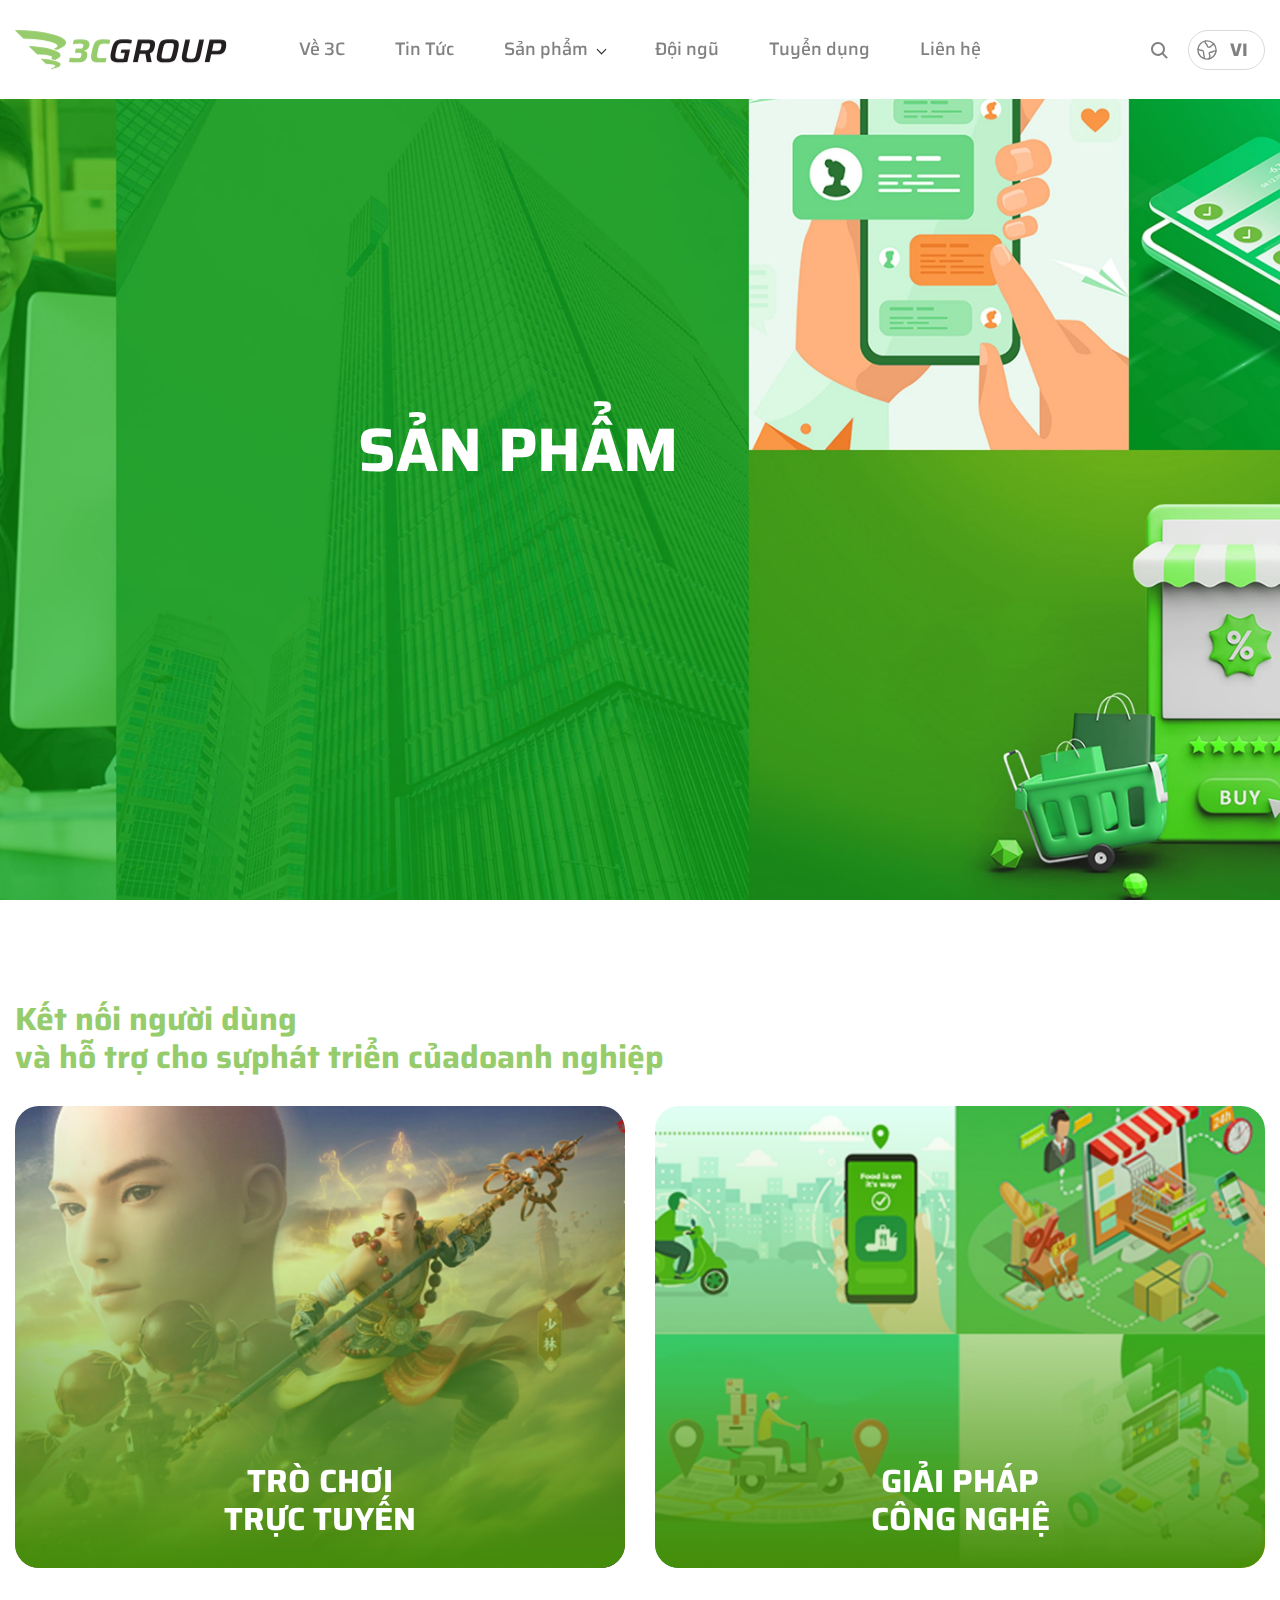
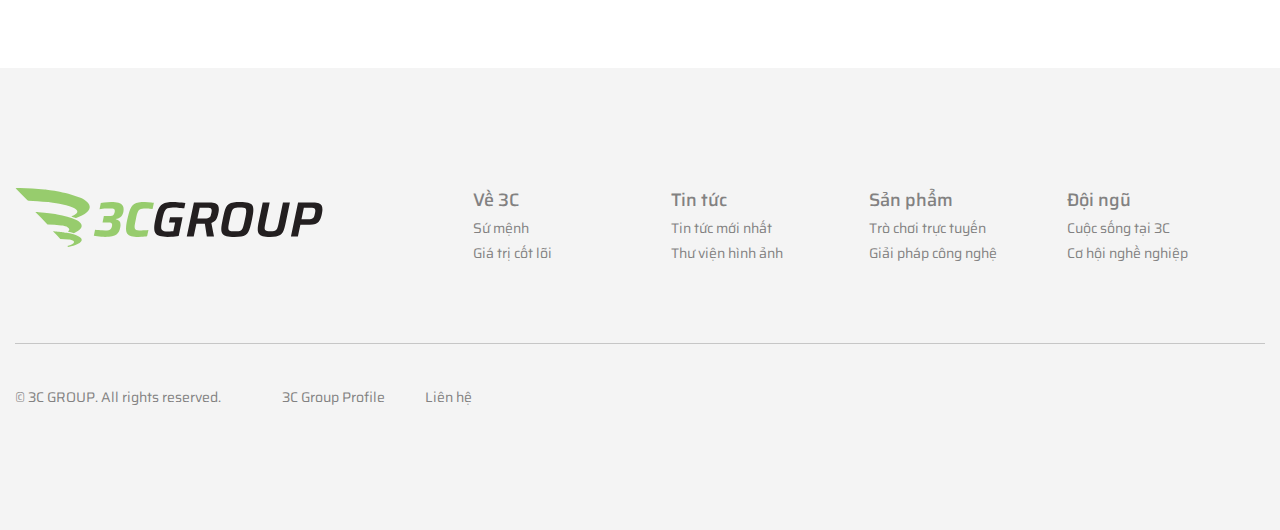
<file: product/index.html>
<!DOCTYPE html>
<html lang="ja">

<head>
	<meta charset="utf-8">
	<meta http-equiv="x-ua-compatible" content="ie=edge">
	<meta name="viewport" content="width=device-width,initial-scale=1,user-scalable=no">
	<title></title>
	<meta name="description" content="">
	<meta name="keywords" content="">
	<meta name="format-detection" content="telephone=no">
	<link type="text/css" rel="stylesheet" href="../js/slick/slick-theme.css">
	<link type="text/css" rel="stylesheet" href="../js/slick/slick.css">
	<link type="text/css" rel="stylesheet" href="../css/styles.css">
</head>

<body>
	<header id="header">
		<div class="inner">
			<a href="../" class="header-logo">
				<img src="../img/common/header-logo.svg" alt="3CGROUP">
			</a>
			<nav class="header-nav">
				<ul class="header-nav__menu">
					<li class="header-nav__menu-item">
						<a href="../company/index.html">Về 3C</a>
					</li>
					<li class="header-nav__menu-item">
						<a href="../news/index.html">Tin Tức</a>
					</li>
					<li class="header-nav__menu-item">
						<a href="../product/index.html" class="header-nav__menu-has">Sản phẩm</a>
						<span class="header-nav__sub"></span>
						<ul class="header-nav__submenu">
							<li><a href="">Trò chơi trực tuyến</a></li>
							<li><a href="">Giải pháp công nghệ</a></li>
						</ul>
					</li>
					<li class="header-nav__menu-item">
						<a href="../staff/index.html">Đội ngũ</a>
					</li>
					<li class="header-nav__menu-item">
						<a href="../recruitment/index.html">Tuyển dụng</a>
					</li>
					<li class="header-nav__menu-item">
						<a href="../contact/index.html">Liên hệ</a>
					</li>
				</ul>
			</nav>
			<div class="header-note">
				<div class="header-search">
					<span class="header-search__open">
						<img src="../img/common/icon-search.svg" alt="search">
					</span>
				</div>
				<div class="header-language">
					<span class="header-language__curent">VI</span>
					<ul class="header-language__list">
						<li><a href="">EN</a></li>
						<li><a href="">CHI</a></li>
					</ul>
				</div>
			</div>
		</div>
		<div class="header-search--custom">
			<div class="header-search__box">
				<input type="text" class="header-search__box-input">
				<button type="button" class="header-search__box-btn"><img src="../img/common/icon-search.svg"
						alt="search"></button>
			</div>
			<span class="header-search__close">
				<span></span>
			</span>
		</div>
		<span class="js-mobile">
			<span></span>
		</span>
	</header>
	<main id="page-product">
		<section class="sec-mv">
			<div class="mv-banner">
				<img src="../img/product/mv-news.jpg" alt="3CGROUP" class="pc">
				<img src="../img/product/mv-news-sp.jpg" alt="3CGROUP" class="sp">
			</div>
			<h1 class="ttl-page">SẢN PHẨM</h1>
		</section>
		<section class="sec-product">
			<div class="inner">
				<div class="product-note">
					<p> Kết nối người dùng<br> và hỗ trợ cho sự<br class="sp">phát triển của<br class="sp">doanh nghiệp
					</p>
				</div>
				<ul class="product-list">
					<li class="product-list__item">
						<a href="">
							<div class="product-list__img">
								<img src="../img/product/img-01.jpg" alt="TRÒ CHƠI TRỰC TUYẾN" class="pc">
								<img src="../img/product/img-01-sp.jpg" alt="TRÒ CHƠI TRỰC TUYẾN" class="sp">
							</div>
							<div class="product-list__ct">
								<h3 class="product-list__ct-ttl"> TRÒ CHƠI<br> TRỰC TUYẾN </h3>
							</div>
						</a>
					</li>
					<li class="product-list__item">
						<a href="">
							<div class="product-list__img">
								<img src="../img/product/img-02.jpg" alt="TRÒ CHƠI TRỰC TUYẾN" class="pc">
								<img src="../img/product/img-02-sp.jpg" alt="GIẢI PHÁP CÔNG NGHỆ" class="sp">
							</div>
							<div class="product-list__ct">
								<h3 class="product-list__ct-ttl"> GIẢI PHÁP<br> CÔNG NGHỆ </h3>
							</div>
						</a>
					</li>
				</ul>
			</div>
		</section>
	</main>
	<footer id="footer">
		<div class="inner">
			<div class="footer-block">
				<a href="../" class="footer-logo">
					<img src="../img/common/footer-logo.svg" alt="3CGROUP">
				</a>
				<div class="footer-ct">
					<div class="footer-ct__item">
						<h3 class="footer-ct__ttl">Về 3C</h3>
						<ul>
							<li><a href="">Sứ mệnh</a></li>
							<li><a href="">Giá trị cốt lõi</a></li>
						</ul>
					</div>
					<div class="footer-ct__item">
						<h3 class="footer-ct__ttl">Tin tức</h3>
						<ul>
							<li><a href="">Tin tức mới nhất</a></li>
							<li><a href="">Thư viện hình ảnh</a></li>
						</ul>
					</div>
					<div class="footer-ct__item">
						<h3 class="footer-ct__ttl">Sản phẩm</h3>
						<ul>
							<li><a href="">Trò chơi trực tuyến</a></li>
							<li><a href="">Giải pháp công nghệ</a></li>
						</ul>
					</div>
					<div class="footer-ct__item">
						<h3 class="footer-ct__ttl">Đội ngũ</h3>
						<ul>
							<li><a href="">Cuộc sống tại 3C</a></li>
							<li><a href="">Cơ hội nghề nghiệp</a></li>
						</ul>
					</div>
				</div>
			</div>
			<div class="footer-note">
				<div class="footer-note--left">
					<div class="footer-note__copyright"> © 3C GROUP. All rights reserved.  </div>
					<ul class="footer-note__menu">
						<li><a href="">3C Group Profile</a></li>
						<li><a href="">Liên hệ</a></li>
					</ul>
				</div>
				<div class="footer-note--right">
					<ul class="footer-note__sns">
						<li><a href="" target="_blank"><img src="../img/common/icon-facebook.svg" alt="facebook"></a>
						</li>
						<li><a href="" target="_blank"><img src="../img/common/icon-in.svg" alt="in"></a></li>
						<li><a href="" target="_blank"><img src="../img/common/icon-youtube.svg" alt="youtube"></a></li>
					</ul>
				</div>
			</div>
		</div>
	</footer>
	<script src="../js/jquery-3.6.0.min.js"></script>
	<script src="../js/slick/slick.min.js"></script>
	<script src="../js/jquery.matchHeight-min.js"></script>
	<script src="../js/setting.js"></script>
</body>

</html>
</file>
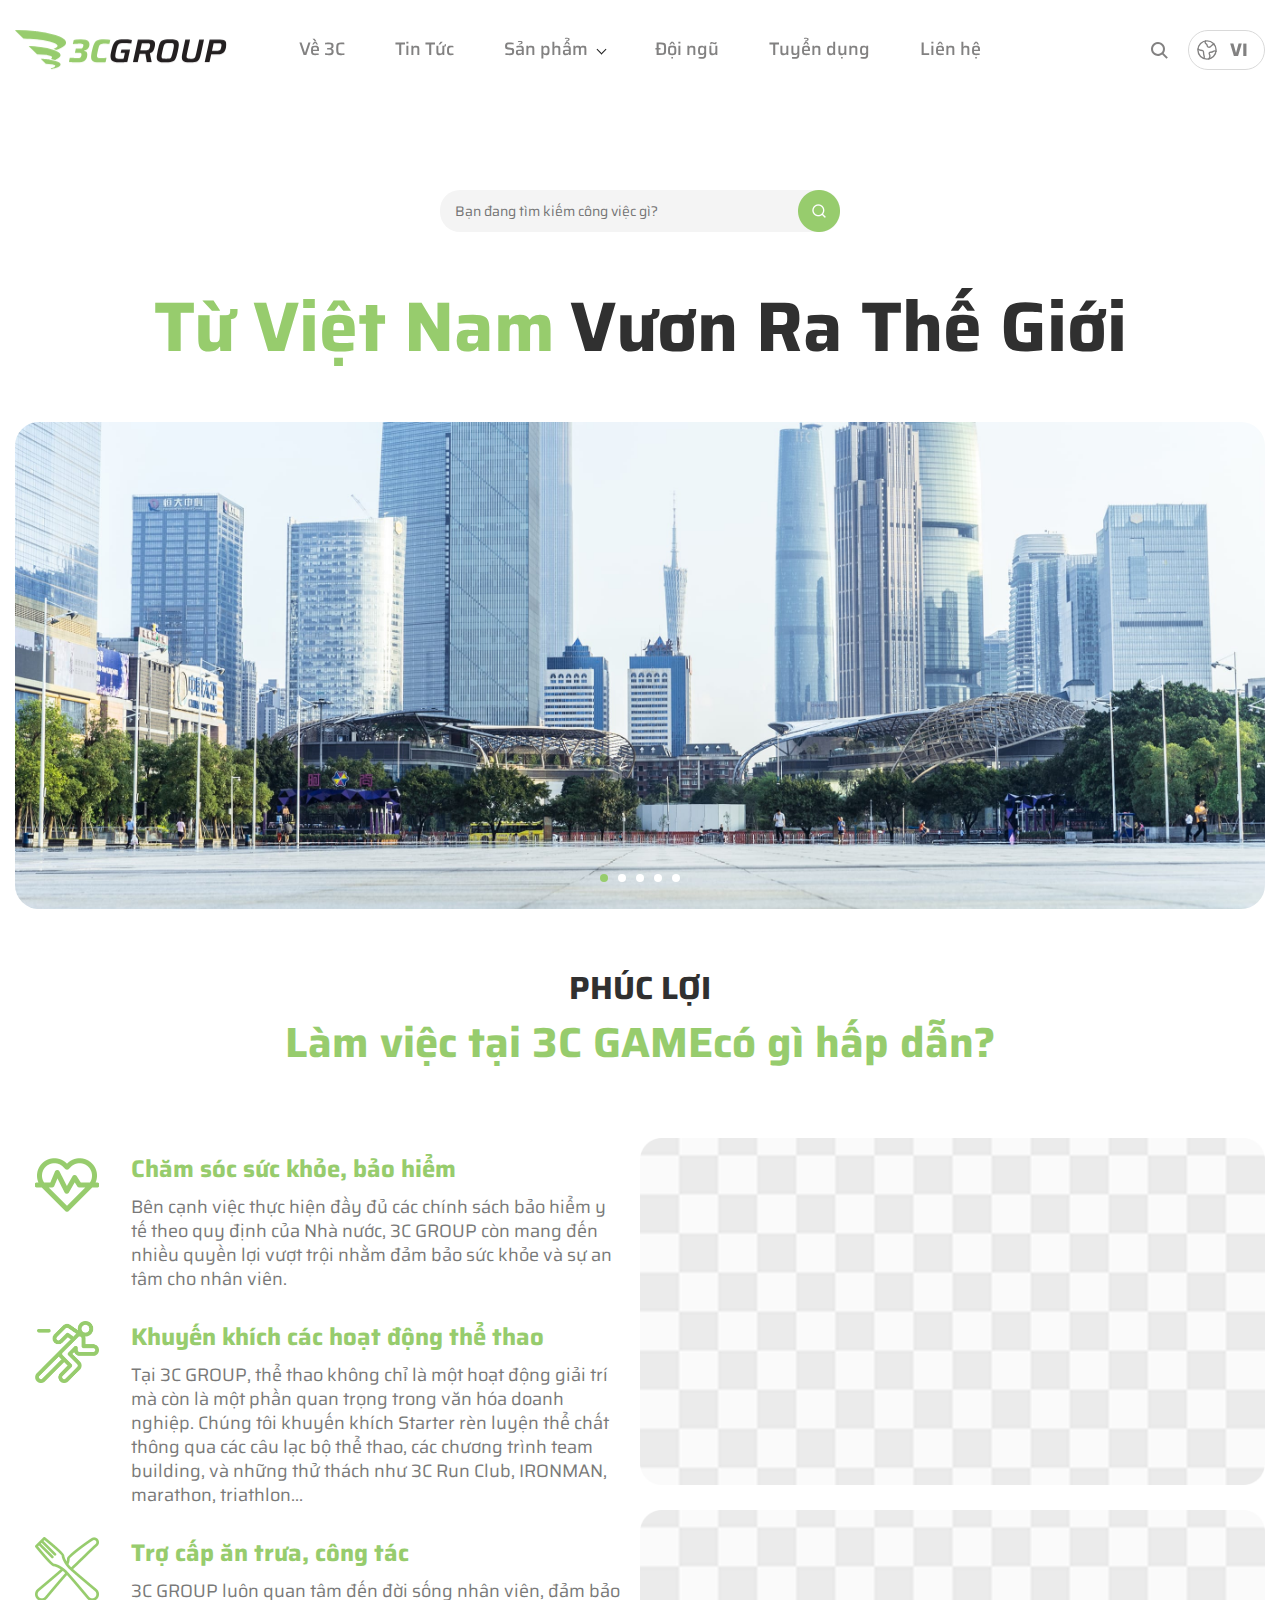
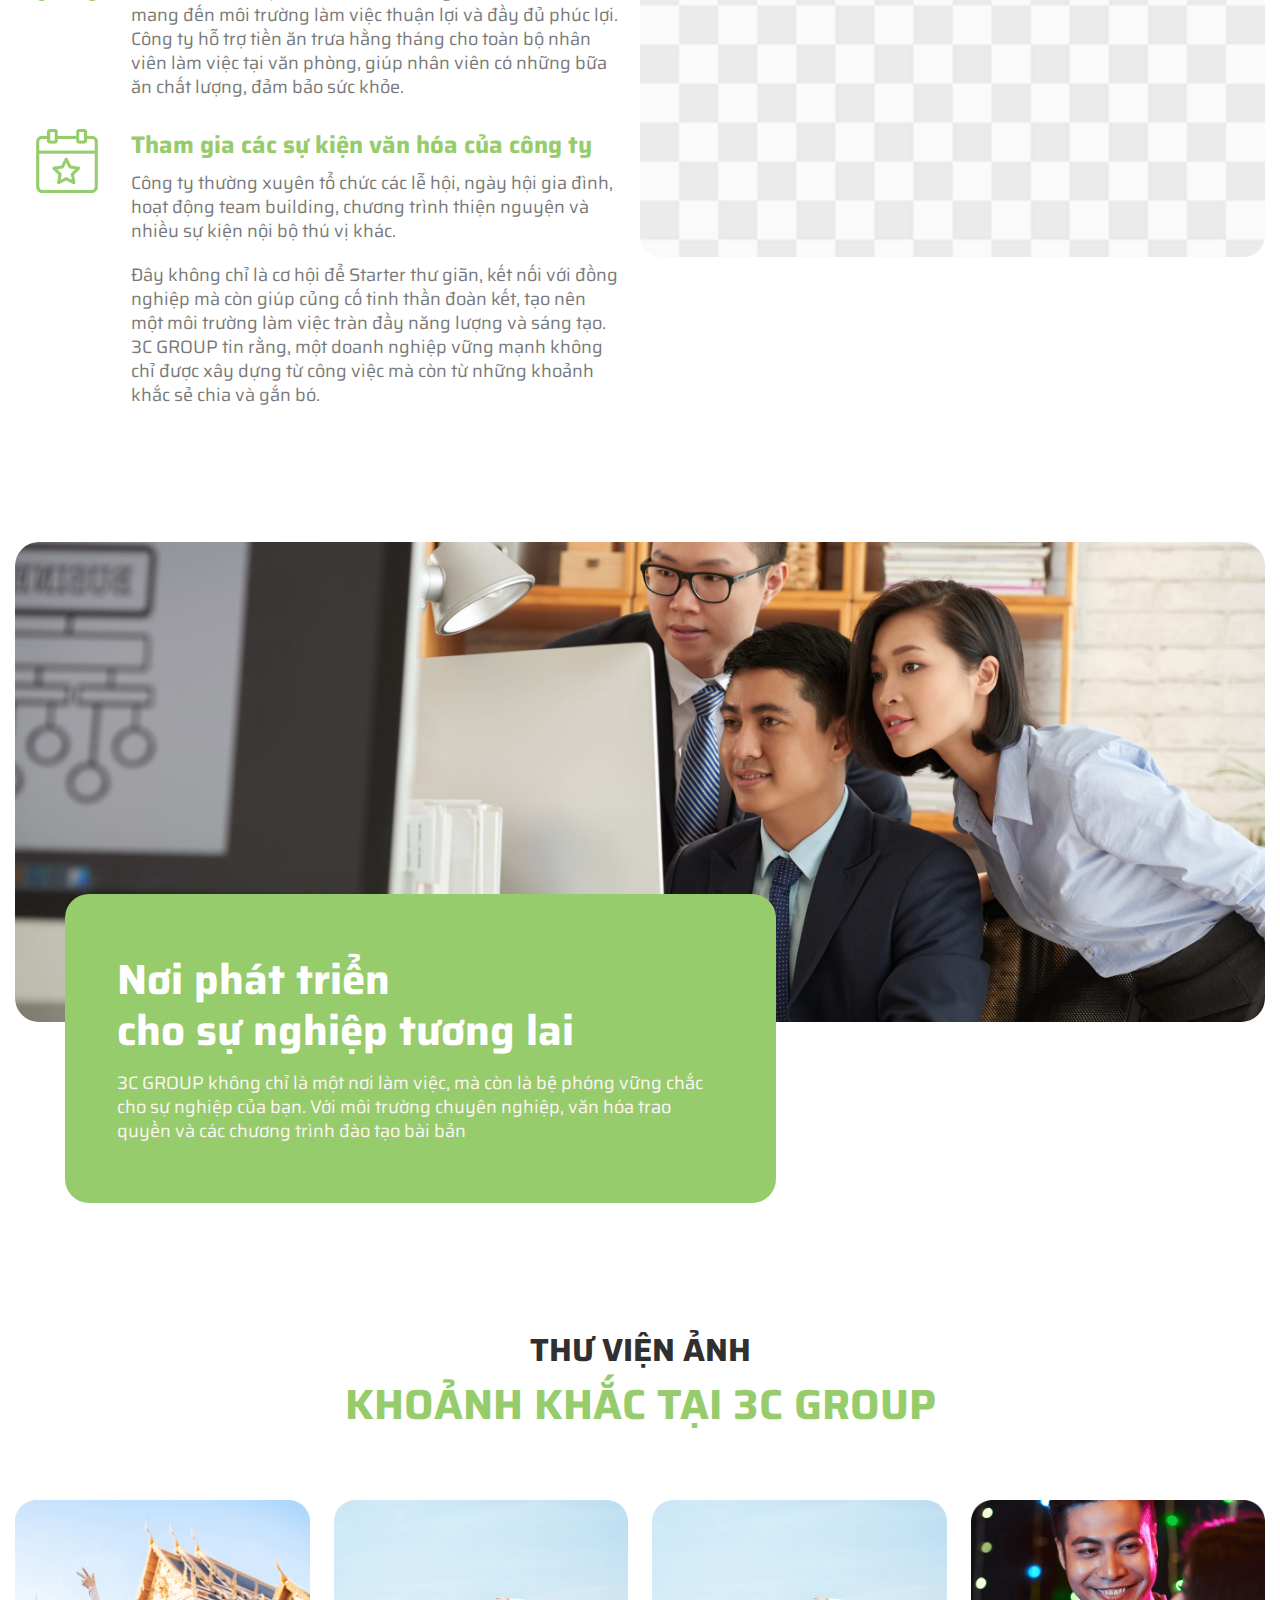
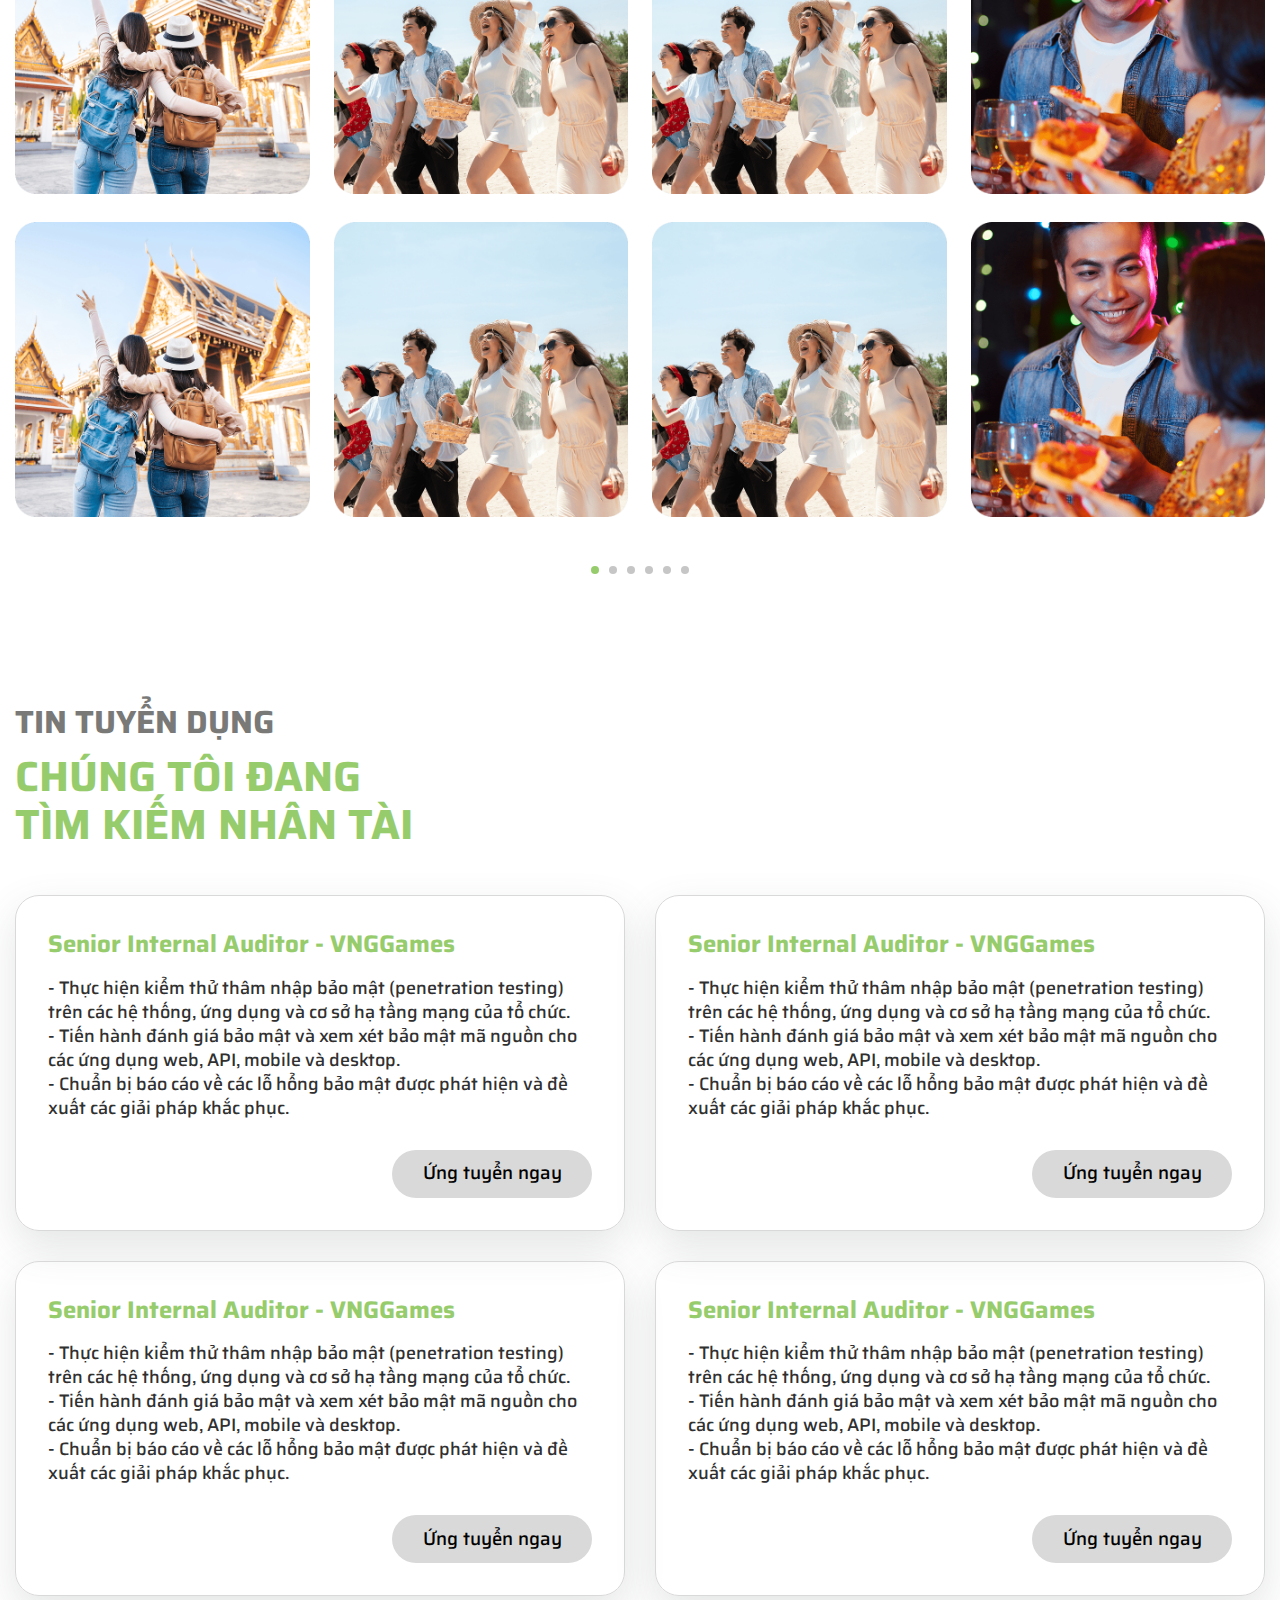
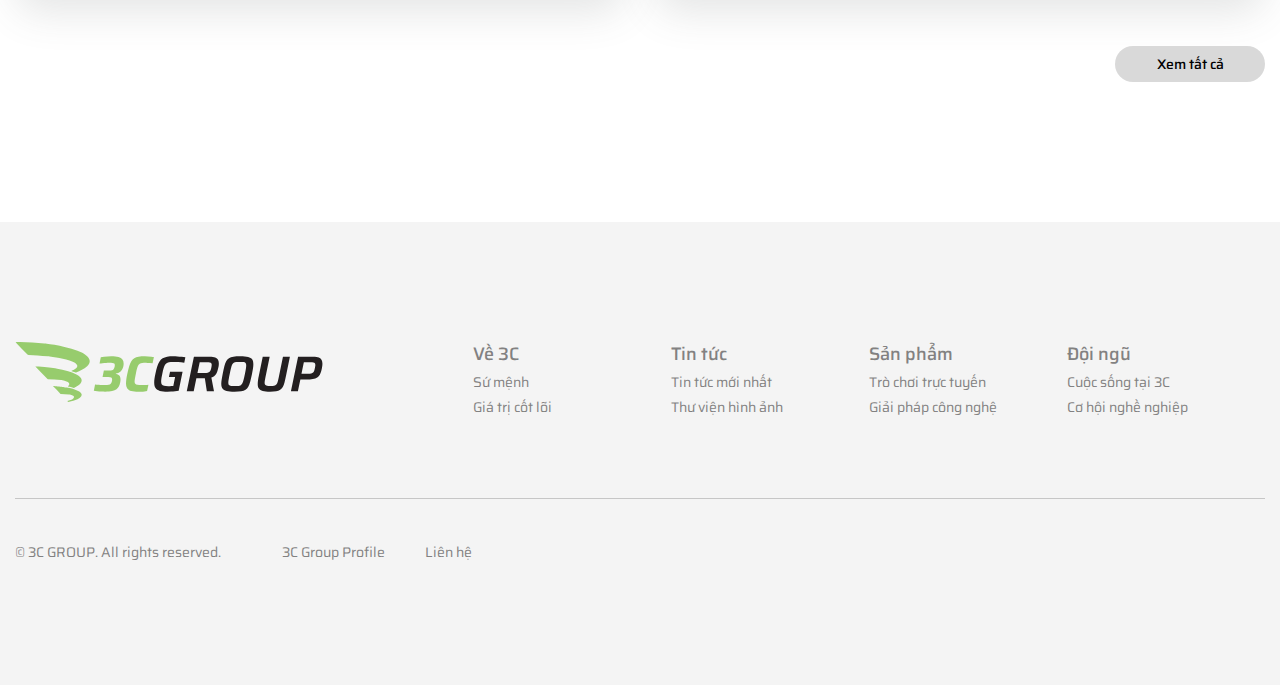
<file: recruitment/index.html>
<!DOCTYPE html>
<html lang="ja">

<head>
	<meta charset="utf-8">
	<meta http-equiv="x-ua-compatible" content="ie=edge">
	<meta name="viewport" content="width=device-width,initial-scale=1,user-scalable=no">
	<title>Tuyển dụng</title>
	<meta name="description" content="">
	<meta name="keywords" content="">
	<meta name="format-detection" content="telephone=no">
	<link type="text/css" rel="stylesheet" href="../js/slick/slick-theme.css">
	<link type="text/css" rel="stylesheet" href="../js/slick/slick.css">
	<link type="text/css" rel="stylesheet" href="../css/styles.css">
</head>

<body>
	<header id="header">
		<div class="inner">
			<a href="../" class="header-logo">
				<img src="../img/common/header-logo.svg" alt="3CGROUP">
			</a>
			<nav class="header-nav">
				<ul class="header-nav__menu">
					<li class="header-nav__menu-item">
						<a href="../company/index.html">Về 3C</a>
					</li>
					<li class="header-nav__menu-item">
						<a href="../news/index.html">Tin Tức</a>
					</li>
					<li class="header-nav__menu-item">
						<a href="../product/index.html" class="header-nav__menu-has">Sản phẩm</a>
						<span class="header-nav__sub"></span>
						<ul class="header-nav__submenu">
							<li><a href="">Trò chơi trực tuyến</a></li>
							<li><a href="">Giải pháp công nghệ</a></li>
						</ul>
					</li>
					<li class="header-nav__menu-item">
						<a href="../staff/index.html">Đội ngũ</a>
					</li>
					<li class="header-nav__menu-item">
						<a href="../recruitment/index.html">Tuyển dụng</a>
					</li>
					<li class="header-nav__menu-item">
						<a href="../contact/index.html">Liên hệ</a>
					</li>
				</ul>
			</nav>
			<div class="header-note">
				<div class="header-search">
					<span class="header-search__open">
						<img src="../img/common/icon-search.svg" alt="search">
					</span>
				</div>
				<div class="header-language">
					<span class="header-language__curent">VI</span>
					<ul class="header-language__list">
						<li><a href="">EN</a></li>
						<li><a href="">CHI</a></li>
					</ul>
				</div>
			</div>
		</div>
		<div class="header-search--custom">
			<div class="header-search__box">
				<input type="text" class="header-search__box-input">
				<button type="button" class="header-search__box-btn"><img src="../img/common/icon-search.svg"
						alt="search"></button>
			</div>
			<span class="header-search__close">
				<span></span>
			</span>
		</div>
		<span class="js-mobile">
			<span></span>
		</span>
	</header>
	<main id="page-recruitment" class="wrapper">
		<form method="get" action="#" class="box-search">
			<input type="text" placeholder="Bạn đang tìm kiếm công việc gì?" class="box-search__input">
			<button class="box-search__btn"><img src="../img/recruitment/ico-search.png" alt="Search"></button>
		</form>
		<section class="recruitment-intro">
			<div class="inner">
				<h1 class="recruitment-intro__ttl"><span>Từ Việt Nam</span>Vươn Ra Thế Giới</h1>
				<div class="recruitment-intro__slider js-slider-intro">
					<div class="recruitment-intro__slider-item">
						<img src="../img/recruitment/slider-01.jpg" alt="Từ Việt Nam Vươn Ra Thế Giới" class="pc">
						<img src="../img/recruitment/slider-01-sp.jpg" alt="Từ Việt Nam Vươn Ra Thế Giới" class="sp">
					</div>
					<div class="recruitment-intro__slider-item">
						<img src="../img/recruitment/slider-01.jpg" alt="Từ Việt Nam Vươn Ra Thế Giới" class="pc">
						<img src="../img/recruitment/slider-01-sp.jpg" alt="Từ Việt Nam Vươn Ra Thế Giới" class="sp">
					</div>
					<div class="recruitment-intro__slider-item">
						<img src="../img/recruitment/slider-01.jpg" alt="Từ Việt Nam Vươn Ra Thế Giới" class="pc">
						<img src="../img/recruitment/slider-01-sp.jpg" alt="Từ Việt Nam Vươn Ra Thế Giới" class="sp">
					</div>
					<div class="recruitment-intro__slider-item">
						<img src="../img/recruitment/slider-01.jpg" alt="Từ Việt Nam Vươn Ra Thế Giới" class="pc">
						<img src="../img/recruitment/slider-01-sp.jpg" alt="Từ Việt Nam Vươn Ra Thế Giới" class="sp">
					</div>
					<div class="recruitment-intro__slider-item">
						<img src="../img/recruitment/slider-01.jpg" alt="Từ Việt Nam Vươn Ra Thế Giới" class="pc">
						<img src="../img/recruitment/slider-01-sp.jpg" alt="Từ Việt Nam Vươn Ra Thế Giới" class="sp">
					</div>
				</div>
			</div>
		</section>
		<section class="recruitment-welfare">
			<div class="inner">
				<h2 class="c-ttl__03">PHÚC LỢI<span>Làm việc tại 3C GAME<br class="sp">có gì hấp dẫn?</span></h2>
				<div class="recruitment-welfare__wp">
					<ul class="recruitment-welfare__list">
						<li class="recruitment-welfare__list-item">
							<span class="recruitment-welfare__list-ico">
								<img src="../img/recruitment/ico-01.png" alt="Chăm sóc sức khỏe, bảo hiểm">
							</span>
							<div class="recruitment-welfare__list-ct">
								<h3 class="recruitment-welfare__list-ttl">Chăm sóc sức khỏe, bảo hiểm</h3>
								<p>Bên cạnh việc thực hiện đầy đủ các chính sách bảo hiểm y tế theo quy định của Nhà
									nước, 3C GROUP còn mang đến nhiều quyền lợi vượt trội nhằm đảm bảo sức khỏe và sự an
									tâm cho nhân viên.</p>
							</div>
						</li>
						<li class="recruitment-welfare__list-item">
							<span class="recruitment-welfare__list-ico">
								<img src="../img/recruitment/ico-02.png" alt="Khuyến khích các hoạt động thể thao">
							</span>
							<div class="c-txt__basic recruitment-welfare__list-ct">
								<h3 class="recruitment-welfare__list-ttl">Khuyến khích các hoạt động thể thao</h3>
								<p>Tại 3C GROUP, thể thao không chỉ là một hoạt động giải trí mà còn là một phần quan
									trọng trong văn hóa doanh nghiệp. Chúng tôi khuyến khích Starter rèn luyện thể chất
									thông qua các câu lạc bộ thể thao, các chương trình team building, và những thử
									thách như 3C Run Club, IRONMAN, marathon, triathlon…</p>
							</div>
						</li>
						<li class="recruitment-welfare__list-item">
							<span class="recruitment-welfare__list-ico">
								<img src="../img/recruitment/ico-03.png" alt="Trợ cấp ăn trưa, công tác">
							</span>
							<div class="recruitment-welfare__list-ct">
								<h3 class="recruitment-welfare__list-ttl">Trợ cấp ăn trưa, công tác</h3>
								<p>3C GROUP luôn quan tâm đến đời sống nhân viên, đảm bảo mang đến môi trường làm việc
									thuận lợi và đầy đủ phúc lợi. Công ty hỗ trợ tiền ăn trưa hằng tháng cho toàn bộ
									nhân viên làm việc tại văn phòng, giúp nhân viên có những bữa ăn chất lượng, đảm bảo
									sức khỏe.</p>
							</div>
						</li>
						<li class="recruitment-welfare__list-item">
							<span class="recruitment-welfare__list-ico">
								<img src="../img/recruitment/ico-04.png" alt="Tham gia các sự kiện văn hóa của công ty">
							</span>
							<div class="recruitment-welfare__list-ct">
								<h3 class="recruitment-welfare__list-ttl">Tham gia các sự kiện văn hóa của công ty</h3>
								<p> Công ty thường xuyên tổ chức các lễ hội, ngày hội gia đình, hoạt động team building,
									chương trình thiện nguyện và nhiều sự kiện nội bộ thú vị khác. </p>
								<p> Đây không chỉ là cơ hội để Starter thư giãn, kết nối với đồng nghiệp mà còn giúp
									củng cố tinh thần đoàn kết, tạo nên một môi trường làm việc tràn đầy năng lượng và
									sáng tạo. 3C GROUP tin rằng, một doanh nghiệp vững mạnh không chỉ được xây dựng từ
									công việc mà còn từ những khoảnh khắc sẻ chia và gắn bó. </p>
							</div>
						</li>
					</ul>
					<div class="recruitment-welfare__img">
						<img src="../img/recruitment/img-demo.png" alt="Từ Việt Nam Vươn Ra Thế Giới">
						<img src="../img/recruitment/img-demo.png" alt="Từ Việt Nam Vươn Ra Thế Giới">
					</div>
				</div>
			</div>
		</section>
		<section class="recruitment-future">
			<div class="inner">
				<div class="recruitment-future__img">
					<img src="../img/recruitment/img-01.jpg" alt="Nơi phát triển cho sự nghiệp tương lai" class="pc-sm">
					<img src="../img/recruitment/img-01-sp.jpg" alt="Nơi phát triển cho sự nghiệp tương lai"
						class="sp-sm">
				</div>
				<div class="c-txt__basic recruitment-future__ct">
					<h2 class="recruitment-future__ttl">Nơi phát triển<br>cho sự nghiệp tương lai</h2>
					<p>3C GROUP không chỉ là một nơi làm việc, mà còn là bệ phóng vững chắc cho sự nghiệp của bạn. Với
						môi trường chuyên nghiệp, văn hóa trao quyền và các chương trình đào tạo bài bản</p>
				</div>
			</div>
		</section>
		<section class="recruitment-gallery">
			<div class="inner">
				<h2 class="c-ttl__03">THƯ VIỆN ẢNH<span>KHOẢNH KHẮC TẠI 3C GROUP</span></h2>
				<div class="recruitment-gallery__slider js-gallery">
					<div class="recruitment-gallery__slider-item">
						<img src="../img/recruitment/img-gallery-01.png" alt="THƯ VIỆN ẢNH">
					</div>
					<div class="recruitment-gallery__slider-item">
						<img src="../img/recruitment/img-gallery-02.png" alt="THƯ VIỆN ẢNH">
					</div>
					<div class="recruitment-gallery__slider-item">
						<img src="../img/recruitment/img-gallery-03.png" alt="THƯ VIỆN ẢNH">
					</div>
					<div class="recruitment-gallery__slider-item">
						<img src="../img/recruitment/img-gallery-04.png" alt="THƯ VIỆN ẢNH">
					</div>
					<div class="recruitment-gallery__slider-item">
						<img src="../img/recruitment/img-gallery-01.png" alt="THƯ VIỆN ẢNH">
					</div>
					<div class="recruitment-gallery__slider-item">
						<img src="../img/recruitment/img-gallery-02.png" alt="THƯ VIỆN ẢNH">
					</div>
					<div class="recruitment-gallery__slider-item">
						<img src="../img/recruitment/img-gallery-03.png" alt="THƯ VIỆN ẢNH">
					</div>
					<div class="recruitment-gallery__slider-item">
						<img src="../img/recruitment/img-gallery-04.png" alt="THƯ VIỆN ẢNH">
					</div>
					<div class="recruitment-gallery__slider-item">
						<img src="../img/recruitment/img-gallery-01.png" alt="THƯ VIỆN ẢNH">
					</div>
					<div class="recruitment-gallery__slider-item">
						<img src="../img/recruitment/img-gallery-02.png" alt="THƯ VIỆN ẢNH">
					</div>
					<div class="recruitment-gallery__slider-item">
						<img src="../img/recruitment/img-gallery-03.png" alt="THƯ VIỆN ẢNH">
					</div>
					<div class="recruitment-gallery__slider-item">
						<img src="../img/recruitment/img-gallery-04.png" alt="THƯ VIỆN ẢNH">
					</div>
					<div class="recruitment-gallery__slider-item">
						<img src="../img/recruitment/img-gallery-01.png" alt="THƯ VIỆN ẢNH">
					</div>
					<div class="recruitment-gallery__slider-item">
						<img src="../img/recruitment/img-gallery-02.png" alt="THƯ VIỆN ẢNH">
					</div>
					<div class="recruitment-gallery__slider-item">
						<img src="../img/recruitment/img-gallery-03.png" alt="THƯ VIỆN ẢNH">
					</div>
					<div class="recruitment-gallery__slider-item">
						<img src="../img/recruitment/img-gallery-04.png" alt="THƯ VIỆN ẢNH">
					</div>
					<div class="recruitment-gallery__slider-item">
						<img src="../img/recruitment/img-gallery-01.png" alt="THƯ VIỆN ẢNH">
					</div>
					<div class="recruitment-gallery__slider-item">
						<img src="../img/recruitment/img-gallery-02.png" alt="THƯ VIỆN ẢNH">
					</div>
					<div class="recruitment-gallery__slider-item">
						<img src="../img/recruitment/img-gallery-03.png" alt="THƯ VIỆN ẢNH">
					</div>
					<div class="recruitment-gallery__slider-item">
						<img src="../img/recruitment/img-gallery-04.png" alt="THƯ VIỆN ẢNH">
					</div>
					<div class="recruitment-gallery__slider-item">
						<img src="../img/recruitment/img-gallery-01.png" alt="THƯ VIỆN ẢNH">
					</div>
					<div class="recruitment-gallery__slider-item">
						<img src="../img/recruitment/img-gallery-02.png" alt="THƯ VIỆN ẢNH">
					</div>
					<div class="recruitment-gallery__slider-item">
						<img src="../img/recruitment/img-gallery-03.png" alt="THƯ VIỆN ẢNH">
					</div>
					<div class="recruitment-gallery__slider-item">
						<img src="../img/recruitment/img-gallery-04.png" alt="THƯ VIỆN ẢNH">
					</div>
					<div class="recruitment-gallery__slider-item">
						<img src="../img/recruitment/img-gallery-01.png" alt="THƯ VIỆN ẢNH">
					</div>
					<div class="recruitment-gallery__slider-item">
						<img src="../img/recruitment/img-gallery-02.png" alt="THƯ VIỆN ẢNH">
					</div>
					<div class="recruitment-gallery__slider-item">
						<img src="../img/recruitment/img-gallery-03.png" alt="THƯ VIỆN ẢNH">
					</div>
					<div class="recruitment-gallery__slider-item">
						<img src="../img/recruitment/img-gallery-04.png" alt="THƯ VIỆN ẢNH">
					</div>
					<div class="recruitment-gallery__slider-item">
						<img src="../img/recruitment/img-gallery-01.png" alt="THƯ VIỆN ẢNH">
					</div>
					<div class="recruitment-gallery__slider-item">
						<img src="../img/recruitment/img-gallery-02.png" alt="THƯ VIỆN ẢNH">
					</div>
					<div class="recruitment-gallery__slider-item">
						<img src="../img/recruitment/img-gallery-03.png" alt="THƯ VIỆN ẢNH">
					</div>
					<div class="recruitment-gallery__slider-item">
						<img src="../img/recruitment/img-gallery-04.png" alt="THƯ VIỆN ẢNH">
					</div>
					<div class="recruitment-gallery__slider-item">
						<img src="../img/recruitment/img-gallery-01.png" alt="THƯ VIỆN ẢNH">
					</div>
					<div class="recruitment-gallery__slider-item">
						<img src="../img/recruitment/img-gallery-02.png" alt="THƯ VIỆN ẢNH">
					</div>
					<div class="recruitment-gallery__slider-item">
						<img src="../img/recruitment/img-gallery-03.png" alt="THƯ VIỆN ẢNH">
					</div>
					<div class="recruitment-gallery__slider-item">
						<img src="../img/recruitment/img-gallery-04.png" alt="THƯ VIỆN ẢNH">
					</div>
					<div class="recruitment-gallery__slider-item">
						<img src="../img/recruitment/img-gallery-01.png" alt="THƯ VIỆN ẢNH">
					</div>
					<div class="recruitment-gallery__slider-item">
						<img src="../img/recruitment/img-gallery-02.png" alt="THƯ VIỆN ẢNH">
					</div>
					<div class="recruitment-gallery__slider-item">
						<img src="../img/recruitment/img-gallery-03.png" alt="THƯ VIỆN ẢNH">
					</div>
					<div class="recruitment-gallery__slider-item">
						<img src="../img/recruitment/img-gallery-04.png" alt="THƯ VIỆN ẢNH">
					</div>
					<div class="recruitment-gallery__slider-item">
						<img src="../img/recruitment/img-gallery-01.png" alt="THƯ VIỆN ẢNH">
					</div>
					<div class="recruitment-gallery__slider-item">
						<img src="../img/recruitment/img-gallery-02.png" alt="THƯ VIỆN ẢNH">
					</div>
					<div class="recruitment-gallery__slider-item">
						<img src="../img/recruitment/img-gallery-03.png" alt="THƯ VIỆN ẢNH">
					</div>
					<div class="recruitment-gallery__slider-item">
						<img src="../img/recruitment/img-gallery-04.png" alt="THƯ VIỆN ẢNH">
					</div>
				</div>
			</div>
		</section>
		<section class="recruitment-news">
			<div class="inner">
				<h2 class="c-ttl__03 recruitment-news__ttl"> TIN TUYỂN DỤNG <span>CHÚNG TÔI ĐANG<br>TÌM KIẾM NHÂN
						TÀI</span>
				</h2>
				<ul class="recruitment-news__list">
					<li class="recruitment-news__list-item">
						<h3 class="recruitment-news__list-ttl">Senior Internal Auditor - VNGGames</h3>
						<div class="c-txt__basic recruitment-news__list-ct"> - Thực hiện kiểm thử thâm nhập bảo mật
							(penetration testing) trên các hệ thống, ứng dụng và cơ sở hạ tầng mạng của tổ chức.<br> -
							Tiến hành đánh giá bảo mật và xem xét bảo mật mã nguồn cho các ứng dụng web, API, mobile và
							desktop.<br> - Chuẩn bị báo cáo về các lỗ hổng bảo mật được phát hiện và đề xuất các giải
							pháp khắc phục. </div>
						<a href="#" class="view-more view-more--fill">Ứng tuyển ngay</a>
					</li>
					<li class="recruitment-news__list-item">
						<h3 class="recruitment-news__list-ttl">Senior Internal Auditor - VNGGames</h3>
						<div class="c-txt__basic recruitment-news__list-ct"> - Thực hiện kiểm thử thâm nhập bảo mật
							(penetration testing) trên các hệ thống, ứng dụng và cơ sở hạ tầng mạng của tổ chức.<br> -
							Tiến hành đánh giá bảo mật và xem xét bảo mật mã nguồn cho các ứng dụng web, API, mobile và
							desktop.<br> - Chuẩn bị báo cáo về các lỗ hổng bảo mật được phát hiện và đề xuất các giải
							pháp khắc phục. </div>
						<a href="#" class="view-more view-more--fill">Ứng tuyển ngay</a>
					</li>
					<li class="recruitment-news__list-item">
						<h3 class="recruitment-news__list-ttl">Senior Internal Auditor - VNGGames</h3>
						<div class="c-txt__basic recruitment-news__list-ct"> - Thực hiện kiểm thử thâm nhập bảo mật
							(penetration testing) trên các hệ thống, ứng dụng và cơ sở hạ tầng mạng của tổ chức.<br> -
							Tiến hành đánh giá bảo mật và xem xét bảo mật mã nguồn cho các ứng dụng web, API, mobile và
							desktop.<br> - Chuẩn bị báo cáo về các lỗ hổng bảo mật được phát hiện và đề xuất các giải
							pháp khắc phục. </div>
						<a href="#" class="view-more view-more--fill">Ứng tuyển ngay</a>
					</li>
					<li class="recruitment-news__list-item">
						<h3 class="recruitment-news__list-ttl">Senior Internal Auditor - VNGGames</h3>
						<div class="c-txt__basic recruitment-news__list-ct"> - Thực hiện kiểm thử thâm nhập bảo mật
							(penetration testing) trên các hệ thống, ứng dụng và cơ sở hạ tầng mạng của tổ chức.<br> -
							Tiến hành đánh giá bảo mật và xem xét bảo mật mã nguồn cho các ứng dụng web, API, mobile và
							desktop.<br> - Chuẩn bị báo cáo về các lỗ hổng bảo mật được phát hiện và đề xuất các giải
							pháp khắc phục. </div>
						<a href="#" class="view-more view-more--fill">Ứng tuyển ngay</a>
					</li>
				</ul>
				<a href="#" class="view-more recruitment-news__btn">Xem tất cả</a>
			</div>
		</section>
	</main>
	<footer id="footer">
		<div class="inner">
			<div class="footer-block">
				<a href="../" class="footer-logo">
					<img src="../img/common/footer-logo.svg" alt="3CGROUP">
				</a>
				<div class="footer-ct">
					<div class="footer-ct__item">
						<h3 class="footer-ct__ttl">Về 3C</h3>
						<ul>
							<li><a href="">Sứ mệnh</a></li>
							<li><a href="">Giá trị cốt lõi</a></li>
						</ul>
					</div>
					<div class="footer-ct__item">
						<h3 class="footer-ct__ttl">Tin tức</h3>
						<ul>
							<li><a href="">Tin tức mới nhất</a></li>
							<li><a href="">Thư viện hình ảnh</a></li>
						</ul>
					</div>
					<div class="footer-ct__item">
						<h3 class="footer-ct__ttl">Sản phẩm</h3>
						<ul>
							<li><a href="">Trò chơi trực tuyến</a></li>
							<li><a href="">Giải pháp công nghệ</a></li>
						</ul>
					</div>
					<div class="footer-ct__item">
						<h3 class="footer-ct__ttl">Đội ngũ</h3>
						<ul>
							<li><a href="">Cuộc sống tại 3C</a></li>
							<li><a href="">Cơ hội nghề nghiệp</a></li>
						</ul>
					</div>
				</div>
			</div>
			<div class="footer-note">
				<div class="footer-note--left">
					<div class="footer-note__copyright"> © 3C GROUP. All rights reserved.  </div>
					<ul class="footer-note__menu">
						<li><a href="">3C Group Profile</a></li>
						<li><a href="">Liên hệ</a></li>
					</ul>
				</div>
				<div class="footer-note--right">
					<ul class="footer-note__sns">
						<li><a href="" target="_blank"><img src="../img/common/icon-facebook.svg" alt="facebook"></a>
						</li>
						<li><a href="" target="_blank"><img src="../img/common/icon-in.svg" alt="in"></a></li>
						<li><a href="" target="_blank"><img src="../img/common/icon-youtube.svg" alt="youtube"></a></li>
					</ul>
				</div>
			</div>
		</div>
	</footer>
	<script src="../js/jquery-3.6.0.min.js"></script>
	<script src="../js/slick/slick.min.js"></script>
	<script src="../js/jquery.matchHeight-min.js"></script>
	<script src="../js/setting.js"></script>
</body>

</html>
</file>
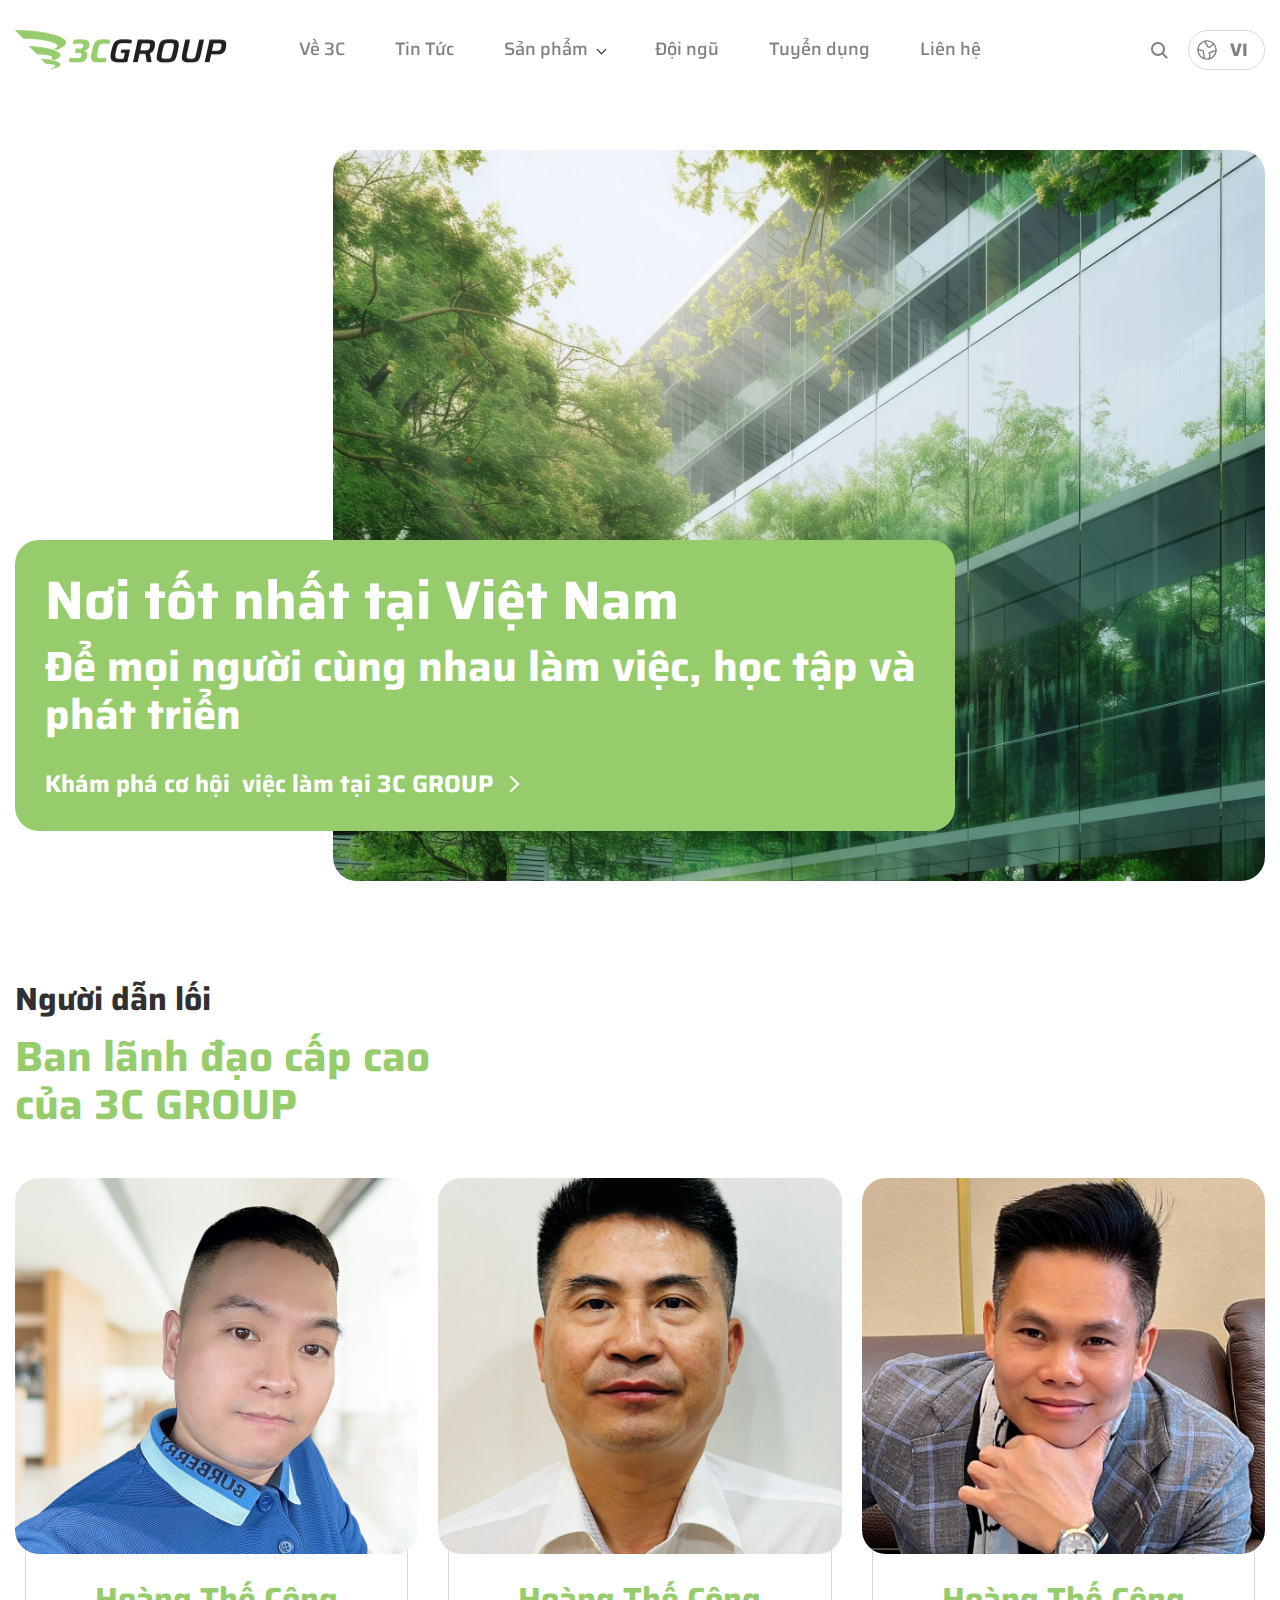
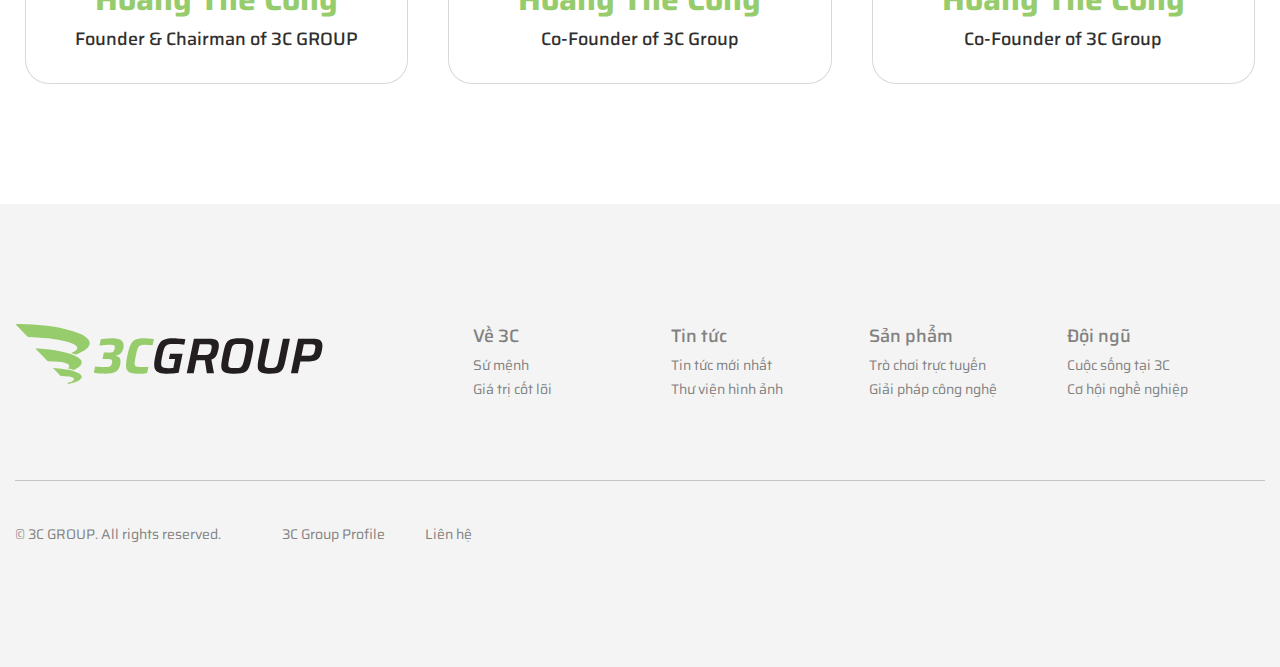
<file: staff/index.html>
<!DOCTYPE html>
<html lang="ja">

<head>
	<meta charset="utf-8">
	<meta http-equiv="x-ua-compatible" content="ie=edge">
	<meta name="viewport" content="width=device-width,initial-scale=1,user-scalable=no">
	<title></title>
	<meta name="description" content="">
	<meta name="keywords" content="">
	<meta name="format-detection" content="telephone=no">
	<link type="text/css" rel="stylesheet" href="../js/slick/slick-theme.css">
	<link type="text/css" rel="stylesheet" href="../js/slick/slick.css">
	<link type="text/css" rel="stylesheet" href="../css/styles.css">
</head>

<body>
	<header id="header">
		<div class="inner">
			<a href="../" class="header-logo">
				<img src="../img/common/header-logo.svg" alt="3CGROUP">
			</a>
			<nav class="header-nav">
				<ul class="header-nav__menu">
					<li class="header-nav__menu-item">
						<a href="../company/index.html">Về 3C</a>
					</li>
					<li class="header-nav__menu-item">
						<a href="../news/index.html">Tin Tức</a>
					</li>
					<li class="header-nav__menu-item">
						<a href="../product/index.html" class="header-nav__menu-has">Sản phẩm</a>
						<span class="header-nav__sub"></span>
						<ul class="header-nav__submenu">
							<li><a href="">Trò chơi trực tuyến</a></li>
							<li><a href="">Giải pháp công nghệ</a></li>
						</ul>
					</li>
					<li class="header-nav__menu-item">
						<a href="../staff/index.html">Đội ngũ</a>
					</li>
					<li class="header-nav__menu-item">
						<a href="../recruitment/index.html">Tuyển dụng</a>
					</li>
					<li class="header-nav__menu-item">
						<a href="../contact/index.html">Liên hệ</a>
					</li>
				</ul>
			</nav>
			<div class="header-note">
				<div class="header-search">
					<span class="header-search__open">
						<img src="../img/common/icon-search.svg" alt="search">
					</span>
				</div>
				<div class="header-language">
					<span class="header-language__curent">VI</span>
					<ul class="header-language__list">
						<li><a href="">EN</a></li>
						<li><a href="">CHI</a></li>
					</ul>
				</div>
			</div>
		</div>
		<div class="header-search--custom">
			<div class="header-search__box">
				<input type="text" class="header-search__box-input">
				<button type="button" class="header-search__box-btn"><img src="../img/common/icon-search.svg"
						alt="search"></button>
			</div>
			<span class="header-search__close">
				<span></span>
			</span>
		</div>
		<span class="js-mobile">
			<span></span>
		</span>
	</header>
	<main id="page-staff">
		<section class="sec-staff">
			<div class="inner">
				<div class="staff-heading">
					<div class="staff-heading__img">
						<img src="../img/staff/img-heading.jpg" alt="Nơi tốt nhất tại Việt Nam">
					</div>
					<div class="staff-heading__ct">
						<h1 class="staff-heading__ct-ttl">Nơi tốt nhất tại Việt Nam</h1>
						<p> Để mọi người cùng nhau làm việc, học tập và phát triển </p>
						<a href="">Khám phá cơ hội &nbsp;<br class="sp">việc làm tại 3C GROUP</a>
					</div>
				</div>
				<div class="staff-note">
					<h2 class="staff-note__ttl"> Người dẫn lối </h2>
					<p> Ban lãnh đạo cấp cao<br> của 3C GROUP </p>
				</div>
				<ul class="staff-list">
					<li class="staff-list__item">
						<div class="staff-list__img">
							<img src="../img/staff/img-01.jpg" alt="Hoàng Thế Công">
						</div>
						<div class="staff-list__ct">
							<h3 class="staff-list__ct-ttl">Hoàng Thế Công</h3>
							<p>Founder & Chairman of 3C GROUP</p>
						</div>
					</li>
					<li class="staff-list__item">
						<div class="staff-list__img">
							<img src="../img/staff/img-02.jpg" alt="Hoàng Thế Công">
						</div>
						<div class="staff-list__ct">
							<h3 class="staff-list__ct-ttl">Hoàng Thế Công</h3>
							<p>Co-Founder of 3C Group</p>
						</div>
					</li>
					<li class="staff-list__item">
						<div class="staff-list__img">
							<img src="../img/staff/img-03.jpg" alt="Hoàng Thế Công">
						</div>
						<div class="staff-list__ct">
							<h3 class="staff-list__ct-ttl">Hoàng Thế Công</h3>
							<p>Co-Founder of 3C Group</p>
						</div>
					</li>
				</ul>
			</div>
		</section>
	</main>
	<footer id="footer">
		<div class="inner">
			<div class="footer-block">
				<a href="../" class="footer-logo">
					<img src="../img/common/footer-logo.svg" alt="3CGROUP">
				</a>
				<div class="footer-ct">
					<div class="footer-ct__item">
						<h3 class="footer-ct__ttl">Về 3C</h3>
						<ul>
							<li><a href="">Sứ mệnh</a></li>
							<li><a href="">Giá trị cốt lõi</a></li>
						</ul>
					</div>
					<div class="footer-ct__item">
						<h3 class="footer-ct__ttl">Tin tức</h3>
						<ul>
							<li><a href="">Tin tức mới nhất</a></li>
							<li><a href="">Thư viện hình ảnh</a></li>
						</ul>
					</div>
					<div class="footer-ct__item">
						<h3 class="footer-ct__ttl">Sản phẩm</h3>
						<ul>
							<li><a href="">Trò chơi trực tuyến</a></li>
							<li><a href="">Giải pháp công nghệ</a></li>
						</ul>
					</div>
					<div class="footer-ct__item">
						<h3 class="footer-ct__ttl">Đội ngũ</h3>
						<ul>
							<li><a href="">Cuộc sống tại 3C</a></li>
							<li><a href="">Cơ hội nghề nghiệp</a></li>
						</ul>
					</div>
				</div>
			</div>
			<div class="footer-note">
				<div class="footer-note--left">
					<div class="footer-note__copyright"> © 3C GROUP. All rights reserved.  </div>
					<ul class="footer-note__menu">
						<li><a href="">3C Group Profile</a></li>
						<li><a href="">Liên hệ</a></li>
					</ul>
				</div>
				<div class="footer-note--right">
					<ul class="footer-note__sns">
						<li><a href="" target="_blank"><img src="../img/common/icon-facebook.svg" alt="facebook"></a>
						</li>
						<li><a href="" target="_blank"><img src="../img/common/icon-in.svg" alt="in"></a></li>
						<li><a href="" target="_blank"><img src="../img/common/icon-youtube.svg" alt="youtube"></a></li>
					</ul>
				</div>
			</div>
		</div>
	</footer>
	<script src="../js/jquery-3.6.0.min.js"></script>
	<script src="../js/slick/slick.min.js"></script>
	<script src="../js/jquery.matchHeight-min.js"></script>
	<script src="../js/setting.js"></script>
</body>

</html>
</file>
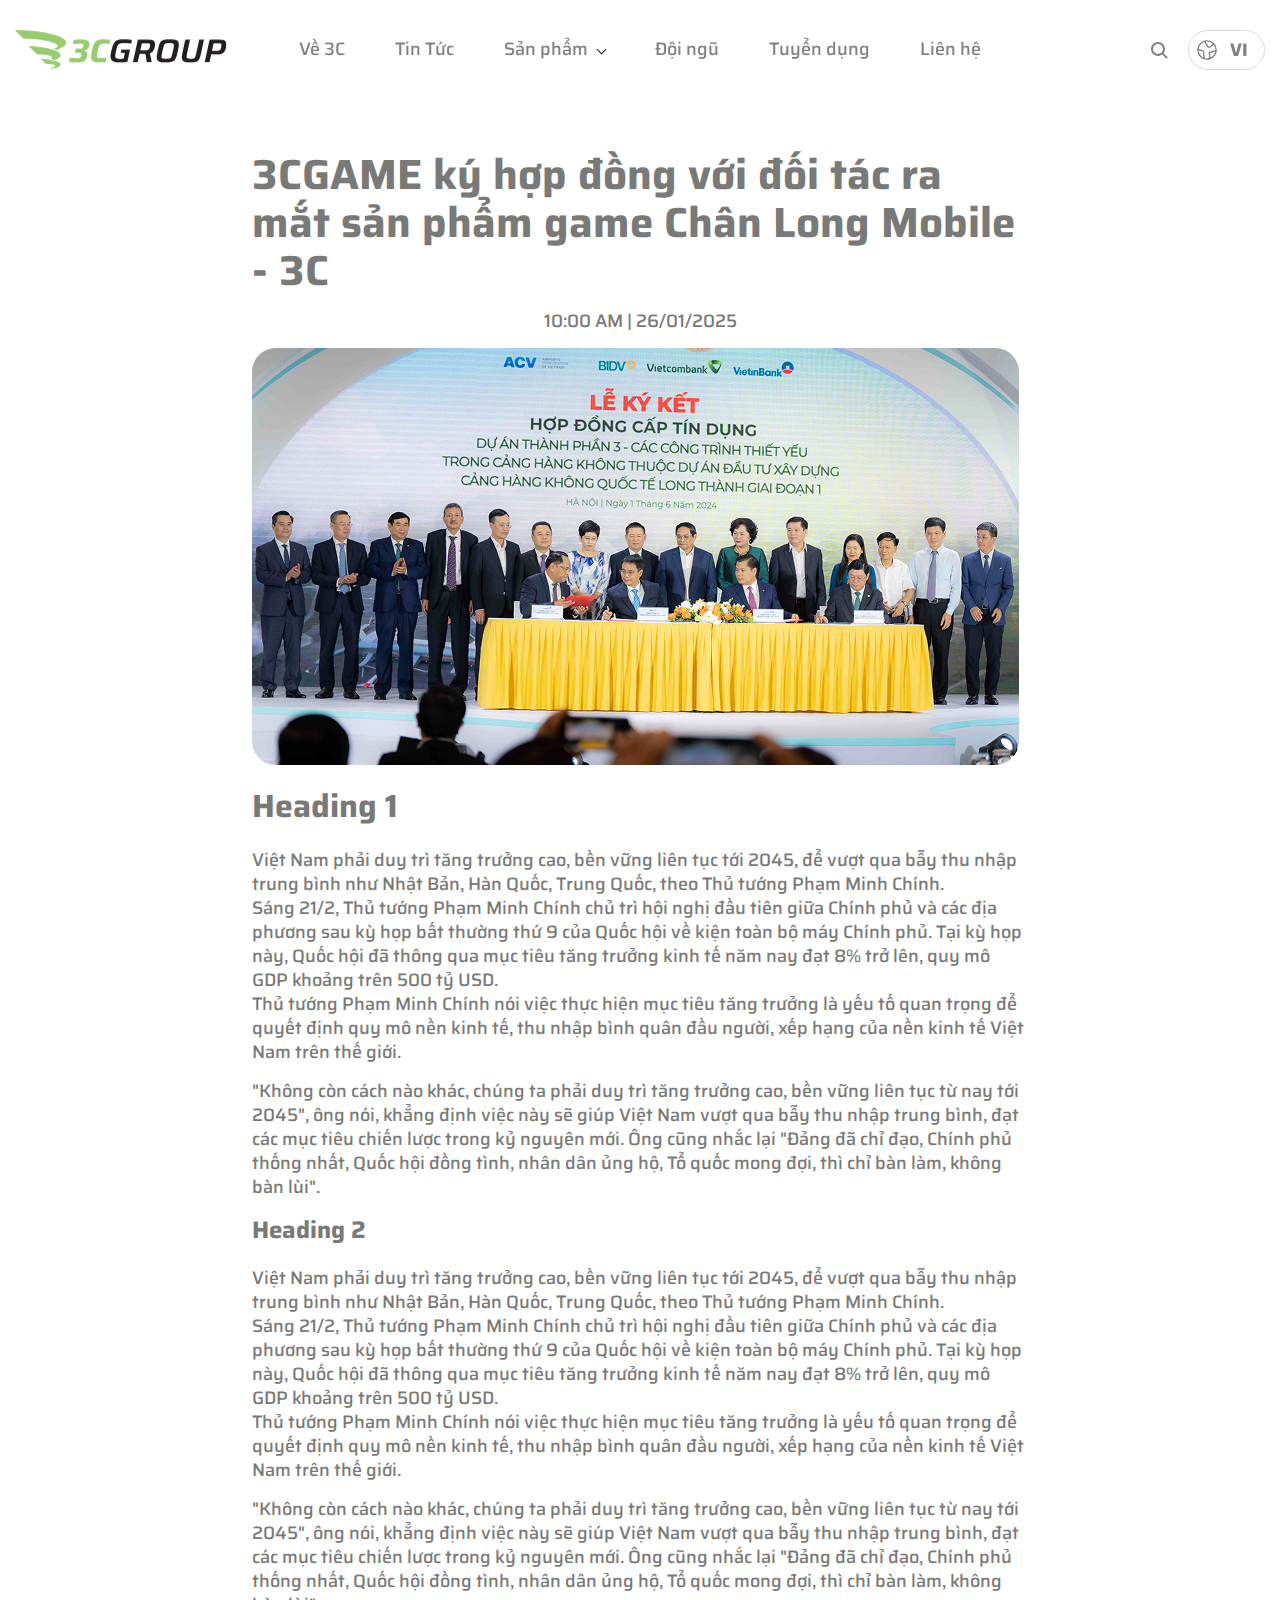
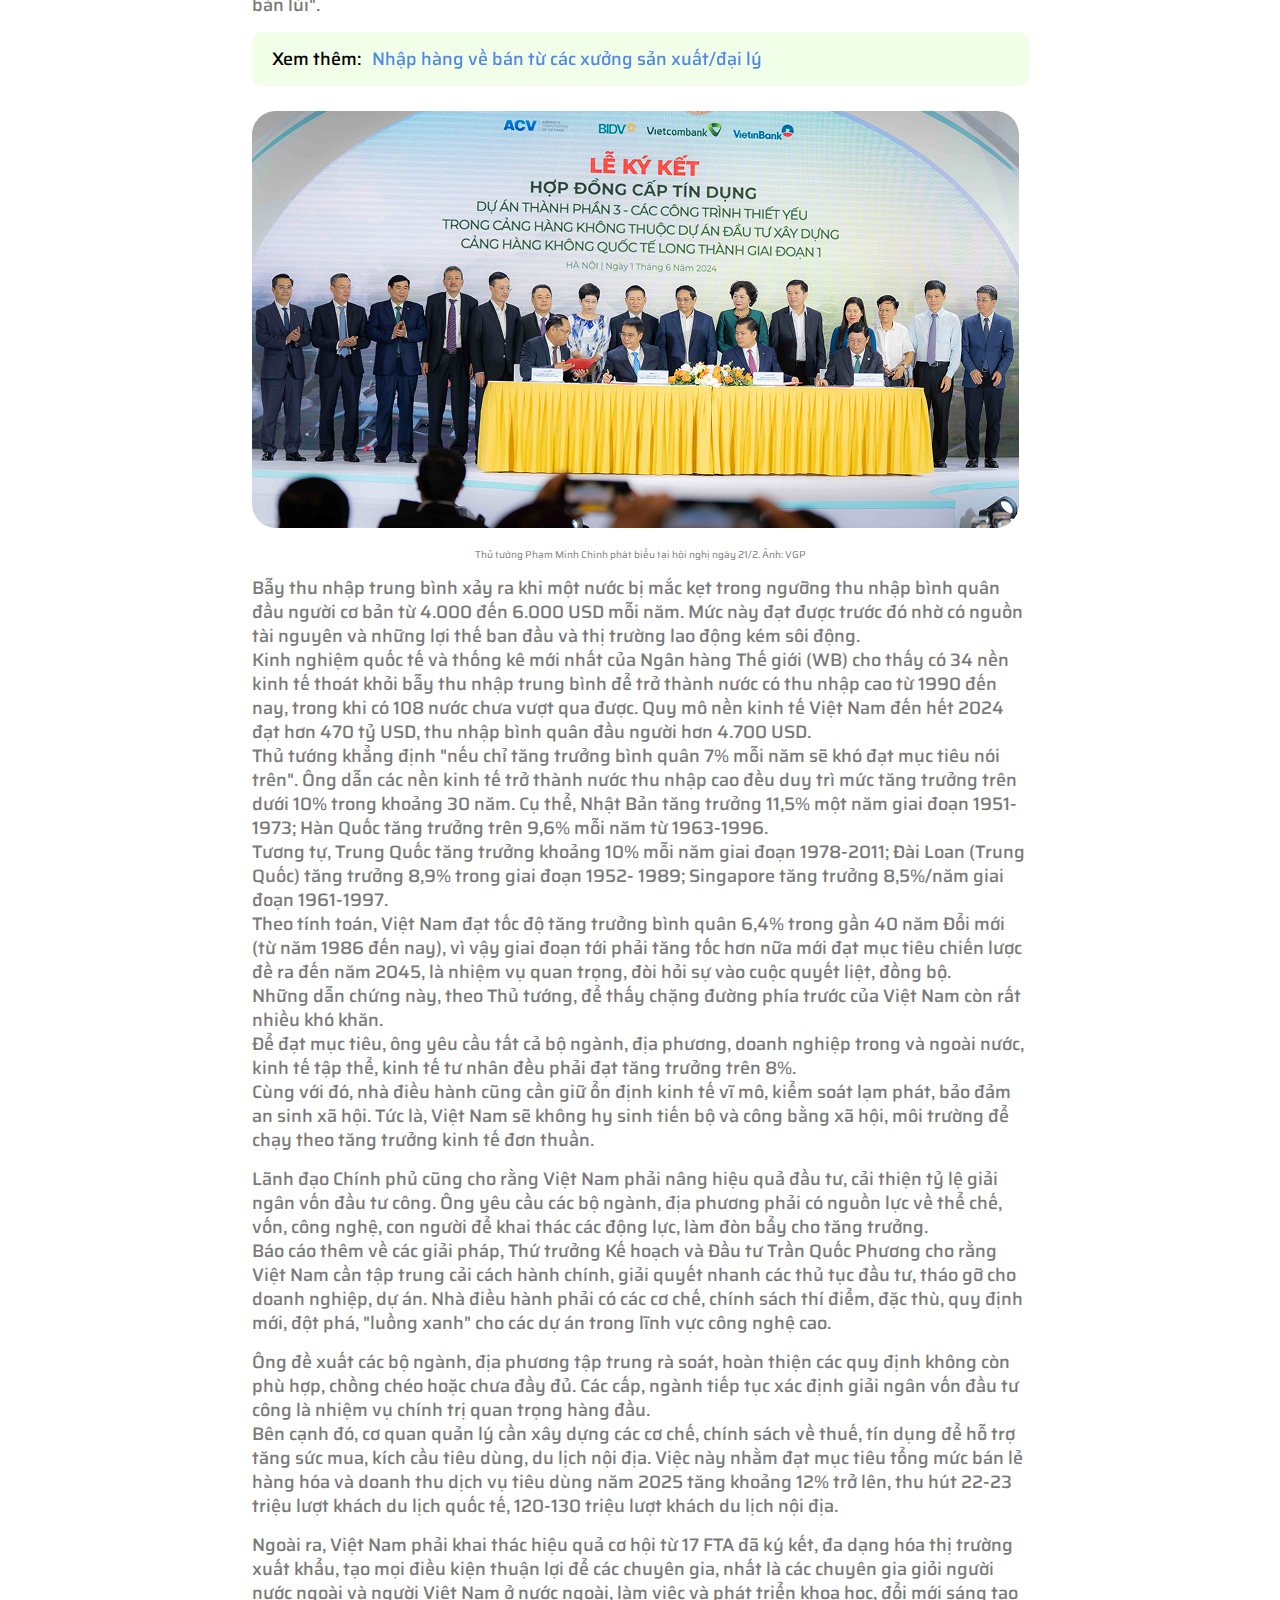
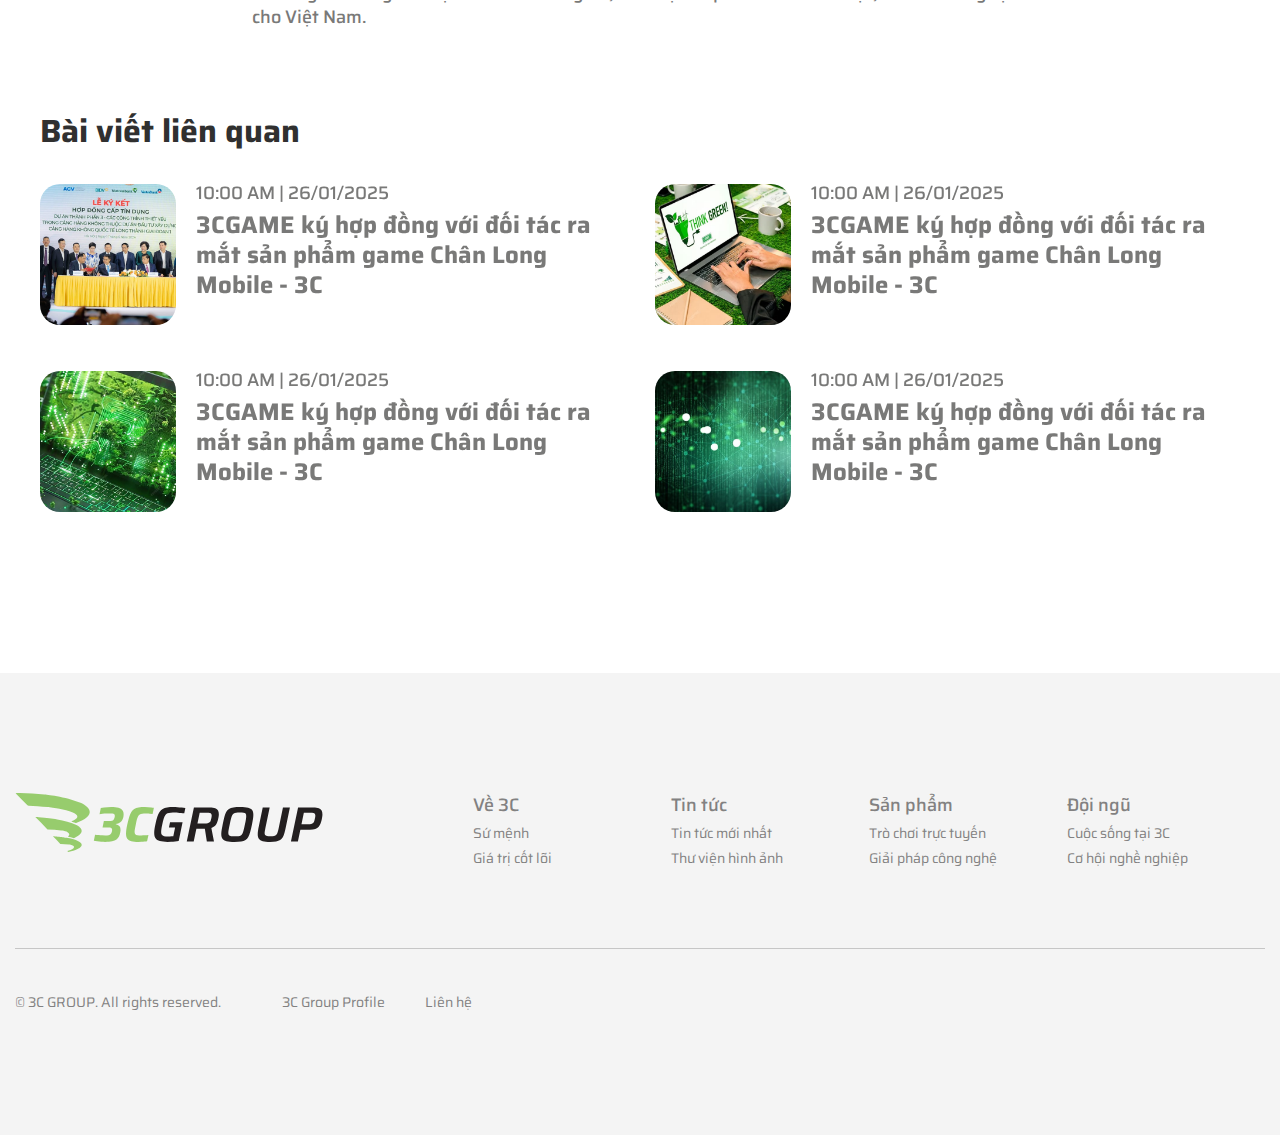
<file: news/news-detail.html>
<!DOCTYPE html>
<html lang="ja">

<head>
	<meta charset="utf-8">
	<meta http-equiv="x-ua-compatible" content="ie=edge">
	<meta name="viewport" content="width=device-width,initial-scale=1,user-scalable=no">
	<title></title>
	<meta name="description" content="">
	<meta name="keywords" content="">
	<meta name="format-detection" content="telephone=no">
	<link type="text/css" rel="stylesheet" href="../js/slick/slick-theme.css">
	<link type="text/css" rel="stylesheet" href="../js/slick/slick.css">
	<link type="text/css" rel="stylesheet" href="../css/styles.css">
</head>

<body>
<header id="header">
	<div class="inner">
		<a href="../" class="header-logo">
			<img src="../img/common/header-logo.svg" alt="3CGROUP">
		</a>
		<nav class="header-nav">
			<ul class="header-nav__menu">
				<li class="header-nav__menu-item">
					<a href="../company/index.html">Về 3C</a>
				</li>
				<li class="header-nav__menu-item">
					<a href="../news/index.html">Tin Tức</a>
				</li>
				<li class="header-nav__menu-item">
					<a href="../product/index.html" class="header-nav__menu-has">Sản phẩm</a>
					<span class="header-nav__sub"></span>
					<ul class="header-nav__submenu">
						<li><a href="">Trò chơi trực tuyến</a></li>
						<li><a href="">Giải pháp công nghệ</a></li>
					</ul>
				</li>
				<li class="header-nav__menu-item">
					<a href="../staff/index.html">Đội ngũ</a>
				</li>
				<li class="header-nav__menu-item">
					<a href="../recruitment/index.html">Tuyển dụng</a>
				</li>
				<li class="header-nav__menu-item">
					<a href="../contact/index.html">Liên hệ</a>
				</li>
			</ul>
		</nav>
		<div class="header-note">
			<div class="header-search">
					<span class="header-search__open">
						<img src="../img/common/icon-search.svg" alt="search">
					</span>
			</div>
			<div class="header-language">
				<span class="header-language__curent">VI</span>
				<ul class="header-language__list">
					<li><a href="">EN</a></li>
					<li><a href="">CHI</a></li>
				</ul>
			</div>
		</div>
	</div>
	<div class="header-search--custom">
		<div class="header-search__box">
			<input type="text" class="header-search__box-input">
			<button type="button" class="header-search__box-btn"><img src="../img/common/icon-search.svg"
			                                                          alt="search"></button>
		</div>
		<span class="header-search__close">
				<span></span>
			</span>
	</div>
	<span class="js-mobile">
			<span></span>
		</span>
</header>
<main id="page-news--detail">
	<section class="sec-article">
		<div class="inner">
			<div class="article-block">
				<h1>
					3CGAME ký hợp đồng với đối tác ra mắt sản phẩm game Chân Long Mobile - 3C
				</h1>
				<span class="article-block__date">10:00 AM | 26/01/2025</span>
				<img src="../img/news/img-detail.jpg" alt="3CGROUP">
				<h2>Heading 1</h2>
				<p>
					Việt Nam phải duy trì tăng trưởng cao, bền vững liên tục tới 2045, để vượt qua bẫy thu nhập trung bình như Nhật Bản, Hàn Quốc, Trung Quốc, theo Thủ tướng Phạm Minh Chính.<br>
					Sáng 21/2, Thủ tướng Phạm Minh Chính chủ trì hội nghị đầu tiên giữa Chính phủ và các địa phương sau kỳ họp bất thường thứ 9 của Quốc hội về kiện toàn bộ máy Chính phủ. Tại kỳ họp này, Quốc hội đã thông qua mục tiêu tăng trưởng kinh tế năm nay đạt 8% trở lên, quy mô GDP khoảng trên 500 tỷ USD.<br>
					Thủ tướng Phạm Minh Chính nói việc thực hiện mục tiêu tăng trưởng là yếu tố quan trọng để quyết định quy mô nền kinh tế, thu nhập bình quân đầu người, xếp hạng của nền kinh tế Việt Nam trên thế giới.
				</p>
				<p>
					"Không còn cách nào khác, chúng ta phải duy trì tăng trưởng cao, bền vững liên tục từ nay tới 2045", ông nói, khẳng định việc này sẽ giúp Việt Nam vượt qua bẫy thu nhập trung bình, đạt các mục tiêu chiến lược trong kỷ nguyên mới. Ông cũng nhắc lại "Đảng đã chỉ đạo, Chính phủ thống nhất, Quốc hội đồng tình, nhân dân ủng hộ, Tổ quốc mong đợi, thì chỉ bàn làm, không bàn lùi".
				</p>
				<h3>Heading 2</h3>
				<p>
					Việt Nam phải duy trì tăng trưởng cao, bền vững liên tục tới 2045, để vượt qua bẫy thu nhập trung bình như Nhật Bản, Hàn Quốc, Trung Quốc, theo Thủ tướng Phạm Minh Chính.<br>
					Sáng 21/2, Thủ tướng Phạm Minh Chính chủ trì hội nghị đầu tiên giữa Chính phủ và các địa phương sau kỳ họp bất thường thứ 9 của Quốc hội về kiện toàn bộ máy Chính phủ. Tại kỳ họp này, Quốc hội đã thông qua mục tiêu tăng trưởng kinh tế năm nay đạt 8% trở lên, quy mô GDP khoảng trên 500 tỷ USD.<br>
					Thủ tướng Phạm Minh Chính nói việc thực hiện mục tiêu tăng trưởng là yếu tố quan trọng để quyết định quy mô nền kinh tế, thu nhập bình quân đầu người, xếp hạng của nền kinh tế Việt Nam trên thế giới.
				</p>
				<p>
					"Không còn cách nào khác, chúng ta phải duy trì tăng trưởng cao, bền vững liên tục từ nay tới 2045", ông nói, khẳng định việc này sẽ giúp Việt Nam vượt qua bẫy thu nhập trung bình, đạt các mục tiêu chiến lược trong kỷ nguyên mới. Ông cũng nhắc lại "Đảng đã chỉ đạo, Chính phủ thống nhất, Quốc hội đồng tình, nhân dân ủng hộ, Tổ quốc mong đợi, thì chỉ bàn làm, không bàn lùi".
				</p>
				<div class="article-block__note">
					<span class="article-block__note-ttl">
						Xem thêm:
					</span>
					<div class="article-block__note-ct">
						<ul>
							<li><a href="">Nhập hàng về bán từ các xưởng sản xuất/đại lý</a></li>
						</ul>
					</div>
				</div>
				<img src="../img/news/img-detail.jpg" alt="3CGROUP">
				<p><small>Thủ tướng Phạm Minh Chính phát biểu tại hội nghị ngày 21/2. Ảnh: VGP</small></p>
				<p>
					Bẫy thu nhập trung bình xảy ra khi một nước bị mắc kẹt trong ngưỡng thu nhập bình quân đầu người cơ bản từ 4.000 đến 6.000 USD mỗi năm. Mức này đạt được trước đó nhờ có nguồn tài nguyên và những lợi thế ban đầu và thị trường lao động kém sôi động.<br>
					Kinh nghiệm quốc tế và thống kê mới nhất của Ngân hàng Thế giới (WB) cho thấy có 34 nền kinh tế thoát khỏi bẫy thu nhập trung bình để trở thành nước có thu nhập cao từ 1990 đến nay, trong khi có 108 nước chưa vượt qua được. Quy mô nền kinh tế Việt Nam đến hết 2024 đạt hơn 470 tỷ USD, thu nhập bình quân đầu người hơn 4.700 USD.<br>
					Thủ tướng khẳng định "nếu chỉ tăng trưởng bình quân 7% mỗi năm sẽ khó đạt mục tiêu nói trên". Ông dẫn các nền kinh tế trở thành nước thu nhập cao đều duy trì mức tăng trưởng trên dưới 10% trong khoảng 30 năm. Cụ thể, Nhật Bản tăng trưởng 11,5% một năm giai đoạn 1951-1973; Hàn Quốc tăng trưởng trên 9,6% mỗi năm từ 1963-1996.<br>
					Tương tự, Trung Quốc tăng trưởng khoảng 10% mỗi năm giai đoạn 1978-2011; Đài Loan (Trung Quốc) tăng trưởng 8,9% trong giai đoạn 1952- 1989; Singapore tăng trưởng 8,5%/năm giai đoạn 1961-1997.<br>
					Theo tính toán, Việt Nam đạt tốc độ tăng trưởng bình quân 6,4% trong gần 40 năm Đổi mới (từ năm 1986 đến nay), vì vậy giai đoạn tới phải tăng tốc hơn nữa mới đạt mục tiêu chiến lược đề ra đến năm 2045, là nhiệm vụ quan trọng, đòi hỏi sự vào cuộc quyết liệt, đồng bộ.<br>
					Những dẫn chứng này, theo Thủ tướng, để thấy chặng đường phía trước của Việt Nam còn rất nhiều khó khăn.<br>
					Để đạt mục tiêu, ông yêu cầu tất cả bộ ngành, địa phương, doanh nghiệp trong và ngoài nước, kinh tế tập thể, kinh tế tư nhân đều phải đạt tăng trưởng trên 8%.<br>
					Cùng với đó, nhà điều hành cũng cần giữ ổn định kinh tế vĩ mô, kiểm soát lạm phát, bảo đảm an sinh xã hội. Tức là, Việt Nam sẽ không hy sinh tiến bộ và công bằng xã hội, môi trường để chạy theo tăng trưởng kinh tế đơn thuần.
				</p>
				<p>
					Lãnh đạo Chính phủ cũng cho rằng Việt Nam phải nâng hiệu quả đầu tư, cải thiện tỷ lệ giải ngân vốn đầu tư công. Ông yêu cầu các bộ ngành, địa phương phải có nguồn lực về thể chế, vốn, công nghệ, con người để khai thác các động lực, làm đòn bẩy cho tăng trưởng.<br>
					Báo cáo thêm về các giải pháp, Thứ trưởng Kế hoạch và Đầu tư Trần Quốc Phương cho rằng Việt Nam cần tập trung cải cách hành chính, giải quyết nhanh các thủ tục đầu tư, tháo gỡ cho doanh nghiệp, dự án. Nhà điều hành phải có các cơ chế, chính sách thí điểm, đặc thù, quy định mới, đột phá, "luồng xanh" cho các dự án trong lĩnh vực công nghệ cao.
				</p>
				<p>
					Ông đề xuất các bộ ngành, địa phương tập trung rà soát, hoàn thiện các quy định không còn phù hợp, chồng chéo hoặc chưa đầy đủ. Các cấp, ngành tiếp tục xác định giải ngân vốn đầu tư công là nhiệm vụ chính trị quan trọng hàng đầu.<br>
					Bên cạnh đó, cơ quan quản lý cần xây dựng các cơ chế, chính sách về thuế, tín dụng để hỗ trợ tăng sức mua, kích cầu tiêu dùng, du lịch nội địa. Việc này nhằm đạt mục tiêu tổng mức bán lẻ hàng hóa và doanh thu dịch vụ tiêu dùng năm 2025 tăng khoảng 12% trở lên, thu hút 22-23 triệu lượt khách du lịch quốc tế, 120-130 triệu lượt khách du lịch nội địa.
				</p>
				<p>
					Ngoài ra, Việt Nam phải khai thác hiệu quả cơ hội từ 17 FTA đã ký kết, đa dạng hóa thị trường xuất khẩu, tạo mọi điều kiện thuận lợi để các chuyên gia, nhất là các chuyên gia giỏi người nước ngoài và người Việt Nam ở nước ngoài, làm việc và phát triển khoa học, đổi mới sáng tạo cho Việt Nam.
				</p>
			</div>
			<h2 class="c-ttl__01">Bài viết liên quan</h2>
			<ul class="news-list news-list--other">
				<li class="news-list__item">
					<a href="">
						<div class="news-list__img">
							<img src="../img/top/news-img-01.jpg" alt="img">
						</div>
						<div class="news-list__ct">
							<span class="news-list__ct-date">10:00 AM | 26/01/2025</span>
							<h3 class="news-list__ct-ttl"> 3CGAME ký hợp đồng với đối tác ra mắt sản phẩm game Chân
								Long Mobile - 3C </h3>
						</div>
					</a>
				</li>
				<li class="news-list__item">
					<a href="">
						<div class="news-list__img">
							<img src="../img/top/news-img-02.jpg" alt="img">
						</div>
						<div class="news-list__ct">
							<span class="news-list__ct-date">10:00 AM | 26/01/2025</span>
							<h3 class="news-list__ct-ttl"> 3CGAME ký hợp đồng với đối tác ra mắt sản phẩm game Chân
								Long Mobile - 3C </h3>
						</div>
					</a>
				</li>
				<li class="news-list__item">
					<a href="">
						<div class="news-list__img">
							<img src="../img/top/news-img-03.jpg" alt="img">
						</div>
						<div class="news-list__ct">
							<span class="news-list__ct-date">10:00 AM | 26/01/2025</span>
							<h3 class="news-list__ct-ttl"> 3CGAME ký hợp đồng với đối tác ra mắt sản phẩm game Chân
								Long Mobile - 3C </h3>
						</div>
					</a>
				</li>
				<li class="news-list__item">
					<a href="">
						<div class="news-list__img">
							<img src="../img/top/news-img-04.jpg" alt="img">
						</div>
						<div class="news-list__ct">
							<span class="news-list__ct-date">10:00 AM | 26/01/2025</span>
							<h3 class="news-list__ct-ttl"> 3CGAME ký hợp đồng với đối tác ra mắt sản phẩm game Chân
								Long Mobile - 3C </h3>
						</div>
					</a>
				</li>
			</ul>
		</div>
	</section>
</main>
<footer id="footer">
	<div class="inner">
		<div class="footer-block">
			<a href="../" class="footer-logo">
				<img src="../img/common/footer-logo.svg" alt="3CGROUP">
			</a>
			<div class="footer-ct">
				<div class="footer-ct__item">
					<h3 class="footer-ct__ttl">Về 3C</h3>
					<ul>
						<li><a href="">Sứ mệnh</a></li>
						<li><a href="">Giá trị cốt lõi</a></li>
					</ul>
				</div>
				<div class="footer-ct__item">
					<h3 class="footer-ct__ttl">Tin tức</h3>
					<ul>
						<li><a href="">Tin tức mới nhất</a></li>
						<li><a href="">Thư viện hình ảnh</a></li>
					</ul>
				</div>
				<div class="footer-ct__item">
					<h3 class="footer-ct__ttl">Sản phẩm</h3>
					<ul>
						<li><a href="">Trò chơi trực tuyến</a></li>
						<li><a href="">Giải pháp công nghệ</a></li>
					</ul>
				</div>
				<div class="footer-ct__item">
					<h3 class="footer-ct__ttl">Đội ngũ</h3>
					<ul>
						<li><a href="">Cuộc sống tại 3C</a></li>
						<li><a href="">Cơ hội nghề nghiệp</a></li>
					</ul>
				</div>
			</div>
		</div>
		<div class="footer-note">
			<div class="footer-note--left">
				<div class="footer-note__copyright"> © 3C GROUP. All rights reserved.  </div>
				<ul class="footer-note__menu">
					<li><a href="">3C Group Profile</a></li>
					<li><a href="">Liên hệ</a></li>
				</ul>
			</div>
			<div class="footer-note--right">
				<ul class="footer-note__sns">
					<li><a href="" target="_blank"><img src="../img/common/icon-facebook.svg" alt="facebook"></a>
					</li>
					<li><a href="" target="_blank"><img src="../img/common/icon-in.svg" alt="in"></a></li>
					<li><a href="" target="_blank"><img src="../img/common/icon-youtube.svg" alt="youtube"></a></li>
				</ul>
			</div>
		</div>
	</div>
</footer>
<script src="../js/jquery-3.6.0.min.js"></script>
<script src="../js/slick/slick.min.js"></script>
<script src="../js/jquery.matchHeight-min.js"></script>
<script src="../js/setting.js"></script>
</body>

</html>
</file>
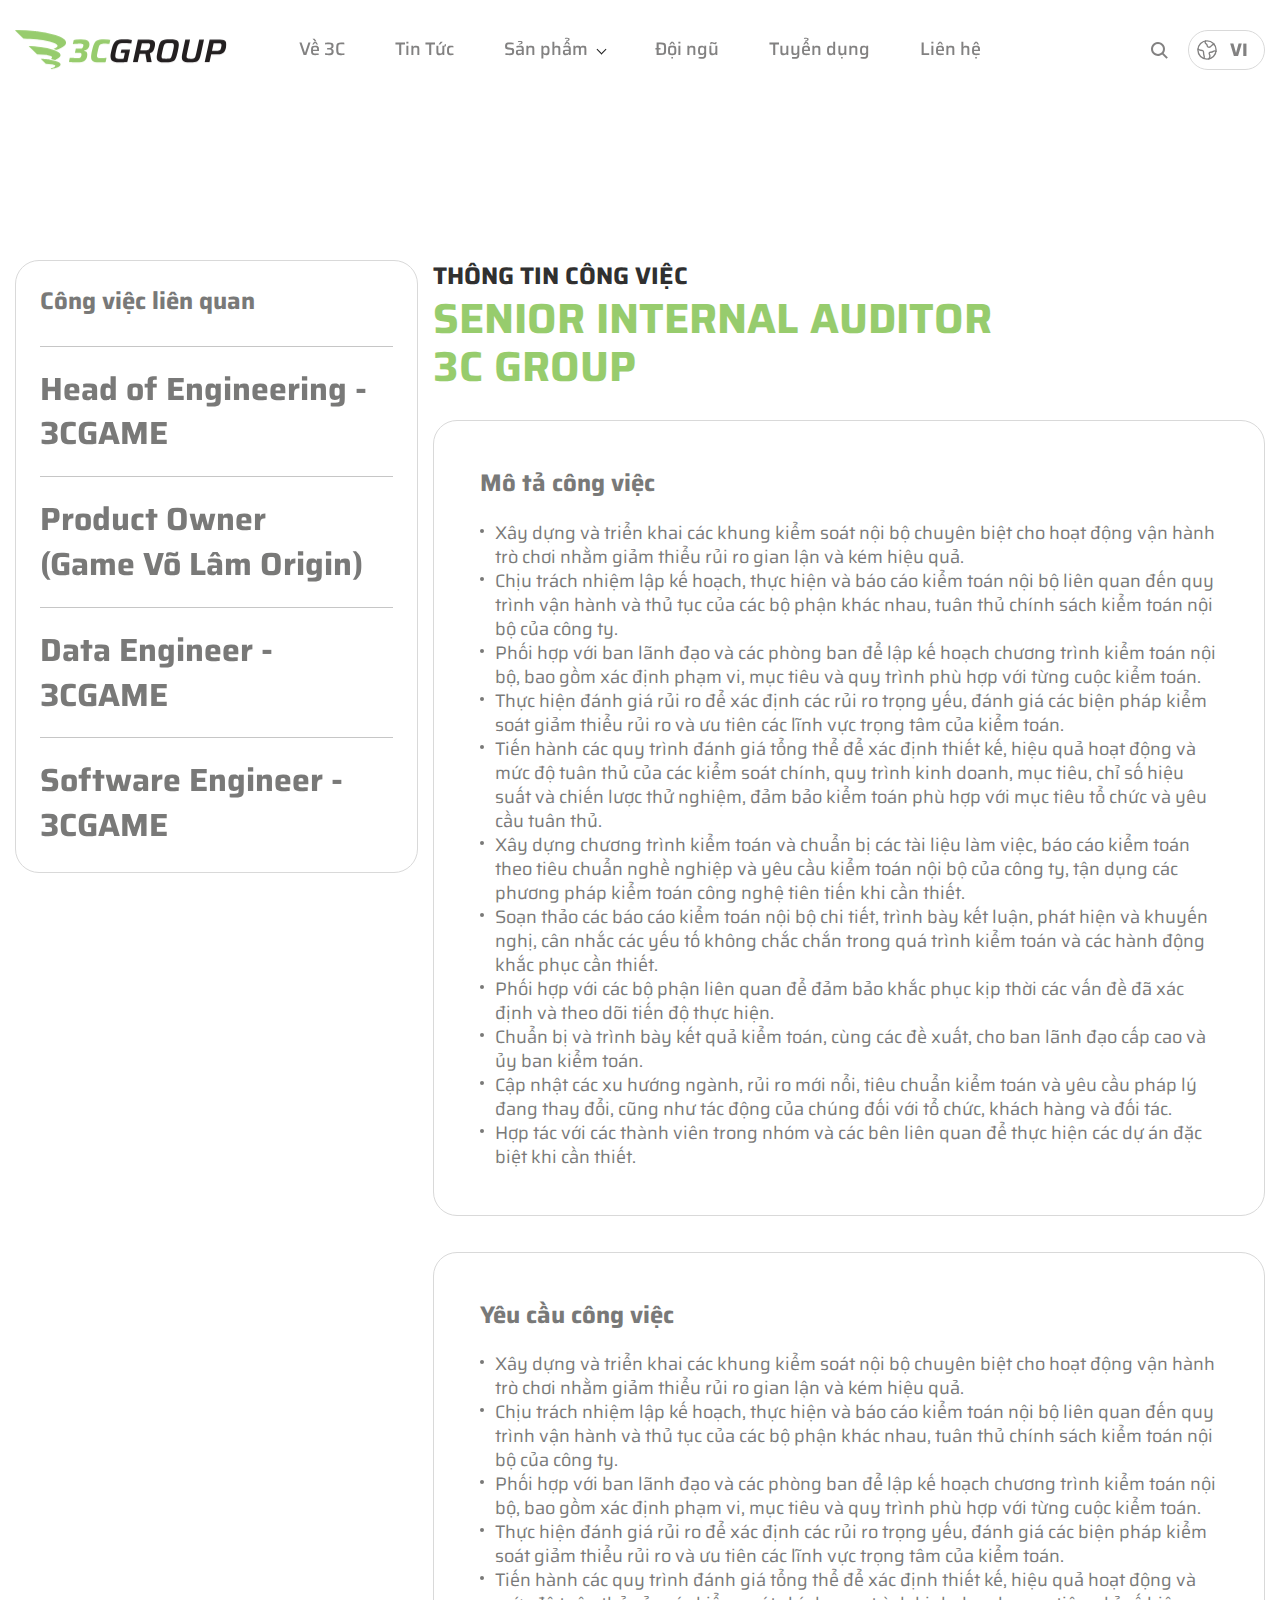
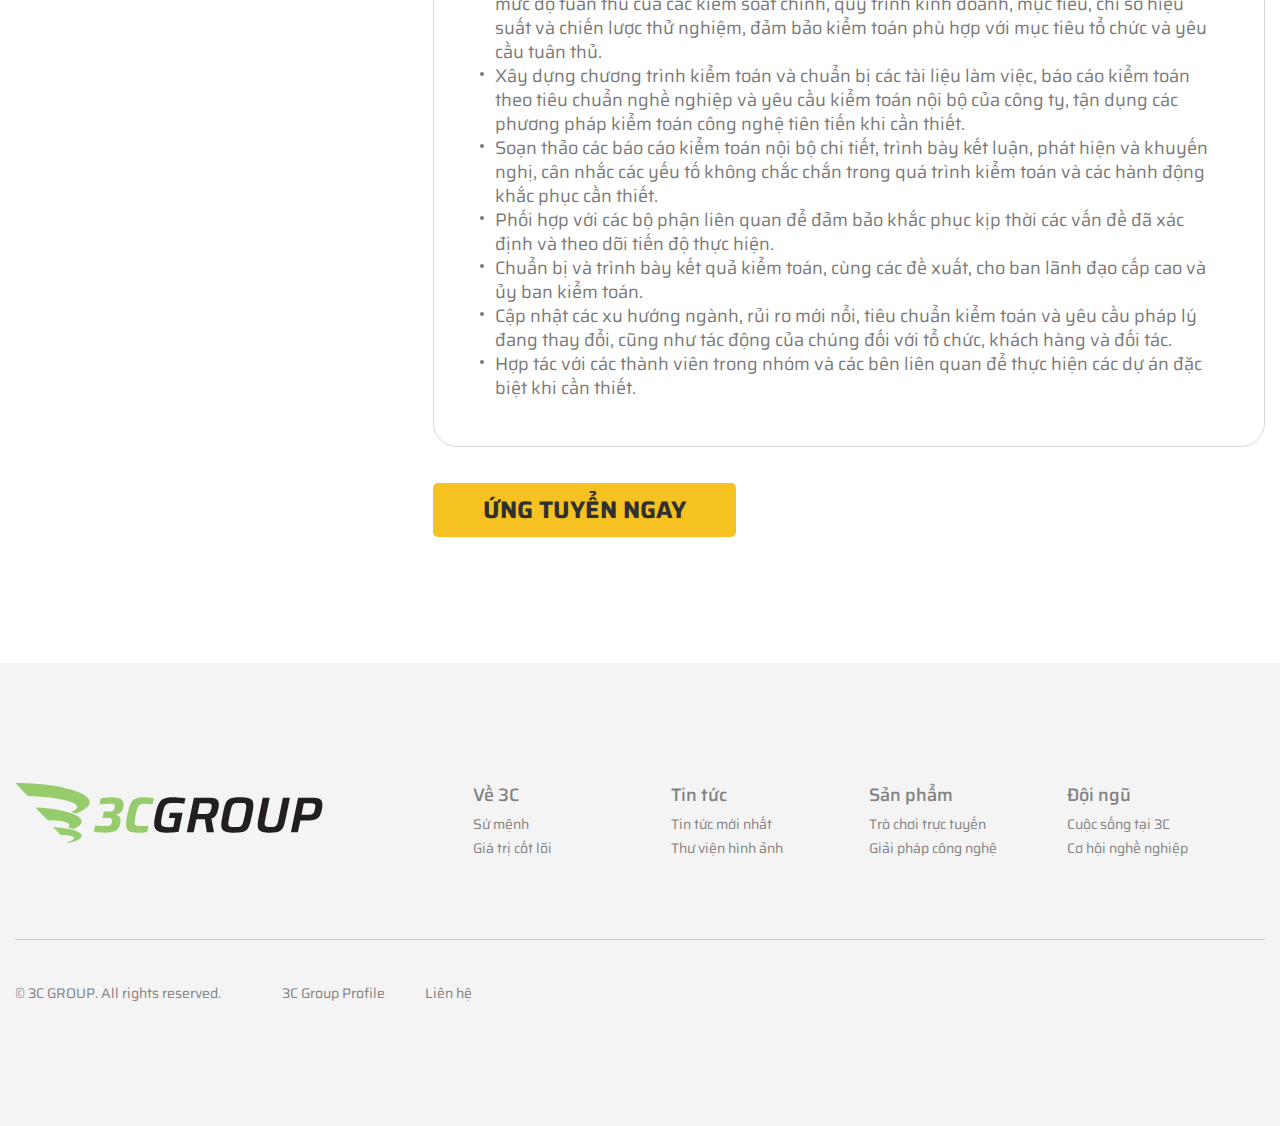
<file: recruitment/detail.html>
<!DOCTYPE html>
<html lang="ja">

<head>
	<meta charset="utf-8">
	<meta http-equiv="x-ua-compatible" content="ie=edge">
	<meta name="viewport" content="width=device-width,initial-scale=1,user-scalable=no">
	<title>Tuyển dụng chi tiết</title>
	<meta name="description" content="">
	<meta name="keywords" content="">
	<meta name="format-detection" content="telephone=no">
	<link type="text/css" rel="stylesheet" href="../js/slick/slick-theme.css">
	<link type="text/css" rel="stylesheet" href="../js/slick/slick.css">
	<link type="text/css" rel="stylesheet" href="../css/styles.css">
</head>

<body>
	<header id="header">
		<div class="inner">
			<a href="../" class="header-logo">
				<img src="../img/common/header-logo.svg" alt="3CGROUP">
			</a>
			<nav class="header-nav">
				<ul class="header-nav__menu">
					<li class="header-nav__menu-item">
						<a href="../company/index.html">Về 3C</a>
					</li>
					<li class="header-nav__menu-item">
						<a href="../news/index.html">Tin Tức</a>
					</li>
					<li class="header-nav__menu-item">
						<a href="../product/index.html" class="header-nav__menu-has">Sản phẩm</a>
						<span class="header-nav__sub"></span>
						<ul class="header-nav__submenu">
							<li><a href="">Trò chơi trực tuyến</a></li>
							<li><a href="">Giải pháp công nghệ</a></li>
						</ul>
					</li>
					<li class="header-nav__menu-item">
						<a href="../staff/index.html">Đội ngũ</a>
					</li>
					<li class="header-nav__menu-item">
						<a href="../recruitment/index.html">Tuyển dụng</a>
					</li>
					<li class="header-nav__menu-item">
						<a href="../contact/index.html">Liên hệ</a>
					</li>
				</ul>
			</nav>
			<div class="header-note">
				<div class="header-search">
					<span class="header-search__open">
						<img src="../img/common/icon-search.svg" alt="search">
					</span>
				</div>
				<div class="header-language">
					<span class="header-language__curent">VI</span>
					<ul class="header-language__list">
						<li><a href="">EN</a></li>
						<li><a href="">CHI</a></li>
					</ul>
				</div>
			</div>
		</div>
		<div class="header-search--custom">
			<div class="header-search__box">
				<input type="text" class="header-search__box-input">
				<button type="button" class="header-search__box-btn"><img src="../img/common/icon-search.svg"
						alt="search"></button>
			</div>
			<span class="header-search__close">
				<span></span>
			</span>
		</div>
		<span class="js-mobile">
			<span></span>
		</span>
	</header>
	<main id="page-recruitment_detail" class="wrapper">
		<section class="recruitment-detail">
			<div class="inner">
				<div class="recruitment-detail__sidebar">
					<h1 class="recruitment-detail__sidebar-ttl">Công việc liên quan</h1>
					<ul class="recruitment-detail__sidebar-list">
						<li><a href="#">Head of Engineering -<br>3CGAME</a></li>
						<li><a href="#">Product Owner<br>(Game Võ Lâm Origin)</a></li>
						<li><a href="#">Data Engineer -<br>3CGAME</a></li>
						<li><a href="#">Software Engineer -<br>3CGAME</a></li>
					</ul>
				</div>
				<div class="recruitment-detail__content">
					<h2 class="recruitment-detail__content-ttl"> THÔNG TIN CÔNG VIỆC <span>SENIOR INTERNAL AUDITOR<br>3C
							GROUP</span>
					</h2>
					<div class="recruitment-detail__wp">
						<h3 class="recruitment-detail__content-ttlsub">Mô tả công việc</h3>
						<ul class="c-txt__basic recruitment-detail__content-list">
							<li>Xây dựng và triển khai các khung kiểm soát nội bộ chuyên biệt cho hoạt động vận hành trò
								chơi nhằm giảm thiểu rủi ro gian lận và kém hiệu quả.</li>
							<li>Chịu trách nhiệm lập kế hoạch, thực hiện và báo cáo kiểm toán nội bộ liên quan đến quy
								trình vận hành và thủ tục của các bộ phận khác nhau, tuân thủ chính sách kiểm toán nội
								bộ của công ty.</li>
							<li>Phối hợp với ban lãnh đạo và các phòng ban để lập kế hoạch chương trình kiểm toán nội
								bộ, bao gồm xác định phạm vi, mục tiêu và quy trình phù hợp với từng cuộc kiểm toán.
							</li>
							<li>Thực hiện đánh giá rủi ro để xác định các rủi ro trọng yếu, đánh giá các biện pháp kiểm
								soát giảm thiểu rủi ro và ưu tiên các lĩnh vực trọng tâm của kiểm toán.</li>
							<li>Tiến hành các quy trình đánh giá tổng thể để xác định thiết kế, hiệu quả hoạt động và
								mức độ tuân thủ của các kiểm soát chính, quy trình kinh doanh, mục tiêu, chỉ số hiệu
								suất và chiến lược thử nghiệm, đảm bảo kiểm toán phù hợp với mục tiêu tổ chức và yêu cầu
								tuân thủ.</li>
							<li>Xây dựng chương trình kiểm toán và chuẩn bị các tài liệu làm việc, báo cáo kiểm toán
								theo tiêu chuẩn nghề nghiệp và yêu cầu kiểm toán nội bộ của công ty, tận dụng các phương
								pháp kiểm toán công nghệ tiên tiến khi cần thiết.</li>
							<li>Soạn thảo các báo cáo kiểm toán nội bộ chi tiết, trình bày kết luận, phát hiện và khuyến
								nghị, cân nhắc các yếu tố không chắc chắn trong quá trình kiểm toán và các hành động
								khắc phục cần thiết.</li>
							<li>Phối hợp với các bộ phận liên quan để đảm bảo khắc phục kịp thời các vấn đề đã xác định
								và theo dõi tiến độ thực hiện.</li>
							<li>Chuẩn bị và trình bày kết quả kiểm toán, cùng các đề xuất, cho ban lãnh đạo cấp cao và
								ủy ban kiểm toán.</li>
							<li>Cập nhật các xu hướng ngành, rủi ro mới nổi, tiêu chuẩn kiểm toán và yêu cầu pháp lý
								đang thay đổi, cũng như tác động của chúng đối với tổ chức, khách hàng và đối tác.</li>
							<li>Hợp tác với các thành viên trong nhóm và các bên liên quan để thực hiện các dự án đặc
								biệt khi cần thiết.</li>
						</ul>
					</div>
					<div class="recruitment-detail__wp">
						<h3 class="recruitment-detail__content-ttlsub">Yêu cầu công việc</h3>
						<ul class="c-txt__basic recruitment-detail__content-list">
							<li>Xây dựng và triển khai các khung kiểm soát nội bộ chuyên biệt cho hoạt động vận hành trò
								chơi nhằm giảm thiểu rủi ro gian lận và kém hiệu quả.</li>
							<li>Chịu trách nhiệm lập kế hoạch, thực hiện và báo cáo kiểm toán nội bộ liên quan đến quy
								trình vận hành và thủ tục của các bộ phận khác nhau, tuân thủ chính sách kiểm toán nội
								bộ của công ty.</li>
							<li>Phối hợp với ban lãnh đạo và các phòng ban để lập kế hoạch chương trình kiểm toán nội
								bộ, bao gồm xác định phạm vi, mục tiêu và quy trình phù hợp với từng cuộc kiểm toán.
							</li>
							<li>Thực hiện đánh giá rủi ro để xác định các rủi ro trọng yếu, đánh giá các biện pháp kiểm
								soát giảm thiểu rủi ro và ưu tiên các lĩnh vực trọng tâm của kiểm toán.</li>
							<li>Tiến hành các quy trình đánh giá tổng thể để xác định thiết kế, hiệu quả hoạt động và
								mức độ tuân thủ của các kiểm soát chính, quy trình kinh doanh, mục tiêu, chỉ số hiệu
								suất và chiến lược thử nghiệm, đảm bảo kiểm toán phù hợp với mục tiêu tổ chức và yêu cầu
								tuân thủ.</li>
							<li>Xây dựng chương trình kiểm toán và chuẩn bị các tài liệu làm việc, báo cáo kiểm toán
								theo tiêu chuẩn nghề nghiệp và yêu cầu kiểm toán nội bộ của công ty, tận dụng các phương
								pháp kiểm toán công nghệ tiên tiến khi cần thiết.</li>
							<li>Soạn thảo các báo cáo kiểm toán nội bộ chi tiết, trình bày kết luận, phát hiện và khuyến
								nghị, cân nhắc các yếu tố không chắc chắn trong quá trình kiểm toán và các hành động
								khắc phục cần thiết.</li>
							<li>Phối hợp với các bộ phận liên quan để đảm bảo khắc phục kịp thời các vấn đề đã xác định
								và theo dõi tiến độ thực hiện.</li>
							<li>Chuẩn bị và trình bày kết quả kiểm toán, cùng các đề xuất, cho ban lãnh đạo cấp cao và
								ủy ban kiểm toán.</li>
							<li>Cập nhật các xu hướng ngành, rủi ro mới nổi, tiêu chuẩn kiểm toán và yêu cầu pháp lý
								đang thay đổi, cũng như tác động của chúng đối với tổ chức, khách hàng và đối tác.</li>
							<li>Hợp tác với các thành viên trong nhóm và các bên liên quan để thực hiện các dự án đặc
								biệt khi cần thiết.</li>
						</ul>
					</div>
					<a href="#" class="c-btn__01 recruitment-detail__btn js-show-form">ỨNG TUYỂN NGAY</a>
					<form method="post" action="#form" class="recruitment-form">
						<h4 class="recruitment-form__ttl">Để lại thông tin</h4>
						<p class="c-txt__basic recruitment-form__intro">Bạn có thể liên hệ với 3C GROUP bất kỳ lúc nào
						</p>
						<div class="recruitment-form__input">
							<input type="text" class="form-control" placeholder="Tên">
							<input type="text" class="form-control" placeholder="Họ">
							<input type="text" class="form-control form-control--full" placeholder="Email của bạn">
							<div class="recruitment-form__input-phone">
								<select name="" id="" class="recruitment-form__input-select">
									<option value="+84">+84</option>
									<option value="+84">+84</option>
									<option value="+84">+84</option>
									<option value="+84">+84</option>
									<option value="+84">+84</option>
									<option value="+84">+84</option>
									<option value="+84">+84</option>
									<option value="+84">+84</option>
								</select>
								<input type="text" class="form-control" placeholder="Số điện thoại của ứng viên">
							</div>
						</div>
						<div class="c-txt__basic recruitment-form__file">
							<dl>
								<dt>Cập nhật hồ sơ ứng viên<span class="required">*</span></dt>
								<dd>
									<label for="file-upload" class="custom-file-upload"> Chọn tệp </label>
									<input id="file-upload" type="file">
									<p class="recruitment-form__file-note">Cho phép tệp doc, docx, xls, xlsx, ppt, pptx,
										pdf và lên đến 3mb<br>Tên tập tin không chứa các kí tự đặc biệt như '/, [, *, ,
										>, ;'</p>
								</dd>
							</dl>
							<dl>
								<dt>Tệp tin đính kèm khác</dt>
								<dd>
									<label for="file-upload02" class="custom-file-upload"> Chọn tệp </label>
									<input id="file-upload02" type="file">
									<p class="recruitment-form__file-note">Cho phép tệp doc, docx, xls, xlsx, ppt, pptx,
										pdf và lên đến 3mb<br>Tên tập tin không chứa các kí tự đặc biệt như '/, [, *, ,
										>, ;'</p>
								</dd>
							</dl>
							<dl>
								<dt>Liên kết của portfolio và hồ sơ mạng xã hội</dt>
								<dd>
									<label for="file-upload03" class="custom-file-upload custom-file-upload--full">
										<span class="pc">LinkedIn/ Facebook/ Github/ Design Profile</span>
										<span class="sp">Thêm liên kết</span>
									</label>
									<input id="file-upload03" type="file">
									<p class="recruitment-form__file-note recruitment-form__file-note--portfolio">Cho
										phép tệp doc, docx, xls, xlsx, ppt, pptx, pdf và lên đến 3mb<br>Tên tập tin
										không chứa các kí tự đặc biệt như '/, [, *, , >, ;'</p>
								</dd>
							</dl>
						</div>
						<button class="c-btn__01 recruitment-form__btn" type="submit">ỨNG TUYỂN</button>
					</form>
				</div>
			</div>
		</section>
		<div class="modal-complete">
			<div class="modal-complete__wp">
				<div class="modal-complete__main">
					<button class="modal-complete__main-btn js-close">
						<img src="../img/recruitment/ico-close.png" alt="Close">
					</button>
					<div class="modal-complete__main-ico">
						<img src="../img/recruitment/ico-complete.png" alt="Từ Việt Nam Vươn Ra Thế Giới" width="64">
					</div>
					<h2 class="modal-complete__main-ttl">Hồ sơ của bạn<br class="pc">đã được gửi đi thành công</h2>
					<p class="c-txt__basic">Chúng tôi sẽ liên hệ lại với bạn<br>trong thời gian sớm nhất</p>
				</div>
			</div>
		</div>
	</main>
	<footer id="footer">
		<div class="inner">
			<div class="footer-block">
				<a href="../" class="footer-logo">
					<img src="../img/common/footer-logo.svg" alt="3CGROUP">
				</a>
				<div class="footer-ct">
					<div class="footer-ct__item">
						<h3 class="footer-ct__ttl">Về 3C</h3>
						<ul>
							<li><a href="">Sứ mệnh</a></li>
							<li><a href="">Giá trị cốt lõi</a></li>
						</ul>
					</div>
					<div class="footer-ct__item">
						<h3 class="footer-ct__ttl">Tin tức</h3>
						<ul>
							<li><a href="">Tin tức mới nhất</a></li>
							<li><a href="">Thư viện hình ảnh</a></li>
						</ul>
					</div>
					<div class="footer-ct__item">
						<h3 class="footer-ct__ttl">Sản phẩm</h3>
						<ul>
							<li><a href="">Trò chơi trực tuyến</a></li>
							<li><a href="">Giải pháp công nghệ</a></li>
						</ul>
					</div>
					<div class="footer-ct__item">
						<h3 class="footer-ct__ttl">Đội ngũ</h3>
						<ul>
							<li><a href="">Cuộc sống tại 3C</a></li>
							<li><a href="">Cơ hội nghề nghiệp</a></li>
						</ul>
					</div>
				</div>
			</div>
			<div class="footer-note">
				<div class="footer-note--left">
					<div class="footer-note__copyright"> © 3C GROUP. All rights reserved.  </div>
					<ul class="footer-note__menu">
						<li><a href="">3C Group Profile</a></li>
						<li><a href="">Liên hệ</a></li>
					</ul>
				</div>
				<div class="footer-note--right">
					<ul class="footer-note__sns">
						<li><a href="" target="_blank"><img src="../img/common/icon-facebook.svg" alt="facebook"></a>
						</li>
						<li><a href="" target="_blank"><img src="../img/common/icon-in.svg" alt="in"></a></li>
						<li><a href="" target="_blank"><img src="../img/common/icon-youtube.svg" alt="youtube"></a></li>
					</ul>
				</div>
			</div>
		</div>
	</footer>
	<script src="../js/jquery-3.6.0.min.js"></script>
	<script src="../js/slick/slick.min.js"></script>
	<script src="../js/jquery.matchHeight-min.js"></script>
	<script src="../js/setting.js"></script>
</body>

</html>
</file>
<file: css/styles.css>
@charset "UTF-8";
/* ====================================================
Font
==================================================== */
@import url("https://fonts.googleapis.com/css2?family=Saira:ital,wght@0,100..900;1,100..900&display=swap");
/* ====================================================
reset style
==================================================== */
html {
  overflow-y: scroll;
  overflow-x: hidden;
  font-size: 10px;
  /* Base font size, change to 14px or 16px if needed */
  -ms-text-size-adjust: 100%;
  -webkit-text-size-adjust: 100%;
}

body, div, dl, dt, dd, ul, ol, li, h1, h2, h3, h4, h5, h6, pre, code, form, fieldset, legend, input, textarea, p, blockquote, th, td {
  margin: 0;
  padding: 0;
}

* {
  -webkit-box-sizing: border-box;
          box-sizing: border-box;
}

table {
  border-collapse: collapse;
  border-spacing: 0;
}

fieldset, img {
  border: 0;
}

img {
  vertical-align: middle;
  max-width: 100%;
  height: auto;
}

address, caption, cite, code, dfn, var {
  font-style: normal;
  font-weight: normal;
}

li {
  list-style: none;
}

caption, th {
  text-align: left;
}

h1, h2, h3, h4, h5, h6 {
  font-size: 100%;
  font-weight: normal;
}

q:before, q:after {
  content: "";
}

abbr, acronym {
  border: 0;
  font-variant: normal;
}

sup {
  vertical-align: text-top;
}

sub {
  vertical-align: text-bottom;
}

input, textarea, select, button {
  font-family: inherit;
  font-size: inherit;
  font-weight: inherit;
  outline: none;
  -webkit-appearance: none;
  -moz-appearance: none;
  appearance: none;
}

/*to enable resizing for IE*/
input, textarea, select {
  *font-size: 100%;
}

/*because legend doesn't inherit in IE */
legend {
  color: #000;
}

del, ins {
  text-decoration: none;
}

main {
  display: block;
}

section {
  position: relative;
}

/* ====================================================
Media Quary
==================================================== */
/* ====================================================
// flexセット
==================================================== */
/* ====================================================
画像などを縦横比を維持したままレスポンシブ対応
*画像やGoogle Map、YouTubeの埋め込みなどを縦横比を維持したままレスポンシブ対応
.photo {
  // 画像を16:9にトリミングして縦横比を常に保つ
  @include aspect-ratio(16, 9);

  & > .image {
    @include object-fit(cover);
  }
}
==================================================== */
@media screen and (min-width: 835px) {
  .mbpc-1 {
    margin-bottom: 1px !important;
  }
}
@media screen and (max-width: 834px) {
  .mbsp-1 {
    margin-bottom: 1px !important;
  }
}
@media screen and (min-width: 835px) {
  .mbpc-2 {
    margin-bottom: 2px !important;
  }
}
@media screen and (max-width: 834px) {
  .mbsp-2 {
    margin-bottom: 2px !important;
  }
}
@media screen and (min-width: 835px) {
  .mbpc-3 {
    margin-bottom: 3px !important;
  }
}
@media screen and (max-width: 834px) {
  .mbsp-3 {
    margin-bottom: 3px !important;
  }
}
@media screen and (min-width: 835px) {
  .mbpc-4 {
    margin-bottom: 4px !important;
  }
}
@media screen and (max-width: 834px) {
  .mbsp-4 {
    margin-bottom: 4px !important;
  }
}
@media screen and (min-width: 835px) {
  .mbpc-5 {
    margin-bottom: 5px !important;
  }
}
@media screen and (max-width: 834px) {
  .mbsp-5 {
    margin-bottom: 5px !important;
  }
}
@media screen and (min-width: 835px) {
  .mbpc-6 {
    margin-bottom: 6px !important;
  }
}
@media screen and (max-width: 834px) {
  .mbsp-6 {
    margin-bottom: 6px !important;
  }
}
@media screen and (min-width: 835px) {
  .mbpc-7 {
    margin-bottom: 7px !important;
  }
}
@media screen and (max-width: 834px) {
  .mbsp-7 {
    margin-bottom: 7px !important;
  }
}
@media screen and (min-width: 835px) {
  .mbpc-8 {
    margin-bottom: 8px !important;
  }
}
@media screen and (max-width: 834px) {
  .mbsp-8 {
    margin-bottom: 8px !important;
  }
}
@media screen and (min-width: 835px) {
  .mbpc-9 {
    margin-bottom: 9px !important;
  }
}
@media screen and (max-width: 834px) {
  .mbsp-9 {
    margin-bottom: 9px !important;
  }
}
@media screen and (min-width: 835px) {
  .mbpc-10 {
    margin-bottom: 10px !important;
  }
}
@media screen and (max-width: 834px) {
  .mbsp-10 {
    margin-bottom: 10px !important;
  }
}
@media screen and (min-width: 835px) {
  .mbpc-11 {
    margin-bottom: 11px !important;
  }
}
@media screen and (max-width: 834px) {
  .mbsp-11 {
    margin-bottom: 11px !important;
  }
}
@media screen and (min-width: 835px) {
  .mbpc-12 {
    margin-bottom: 12px !important;
  }
}
@media screen and (max-width: 834px) {
  .mbsp-12 {
    margin-bottom: 12px !important;
  }
}
@media screen and (min-width: 835px) {
  .mbpc-13 {
    margin-bottom: 13px !important;
  }
}
@media screen and (max-width: 834px) {
  .mbsp-13 {
    margin-bottom: 13px !important;
  }
}
@media screen and (min-width: 835px) {
  .mbpc-14 {
    margin-bottom: 14px !important;
  }
}
@media screen and (max-width: 834px) {
  .mbsp-14 {
    margin-bottom: 14px !important;
  }
}
@media screen and (min-width: 835px) {
  .mbpc-15 {
    margin-bottom: 15px !important;
  }
}
@media screen and (max-width: 834px) {
  .mbsp-15 {
    margin-bottom: 15px !important;
  }
}
@media screen and (min-width: 835px) {
  .mbpc-16 {
    margin-bottom: 16px !important;
  }
}
@media screen and (max-width: 834px) {
  .mbsp-16 {
    margin-bottom: 16px !important;
  }
}
@media screen and (min-width: 835px) {
  .mbpc-17 {
    margin-bottom: 17px !important;
  }
}
@media screen and (max-width: 834px) {
  .mbsp-17 {
    margin-bottom: 17px !important;
  }
}
@media screen and (min-width: 835px) {
  .mbpc-18 {
    margin-bottom: 18px !important;
  }
}
@media screen and (max-width: 834px) {
  .mbsp-18 {
    margin-bottom: 18px !important;
  }
}
@media screen and (min-width: 835px) {
  .mbpc-19 {
    margin-bottom: 19px !important;
  }
}
@media screen and (max-width: 834px) {
  .mbsp-19 {
    margin-bottom: 19px !important;
  }
}
@media screen and (min-width: 835px) {
  .mbpc-20 {
    margin-bottom: 20px !important;
  }
}
@media screen and (max-width: 834px) {
  .mbsp-20 {
    margin-bottom: 20px !important;
  }
}
@media screen and (min-width: 835px) {
  .mbpc-21 {
    margin-bottom: 21px !important;
  }
}
@media screen and (max-width: 834px) {
  .mbsp-21 {
    margin-bottom: 21px !important;
  }
}
@media screen and (min-width: 835px) {
  .mbpc-22 {
    margin-bottom: 22px !important;
  }
}
@media screen and (max-width: 834px) {
  .mbsp-22 {
    margin-bottom: 22px !important;
  }
}
@media screen and (min-width: 835px) {
  .mbpc-23 {
    margin-bottom: 23px !important;
  }
}
@media screen and (max-width: 834px) {
  .mbsp-23 {
    margin-bottom: 23px !important;
  }
}
@media screen and (min-width: 835px) {
  .mbpc-24 {
    margin-bottom: 24px !important;
  }
}
@media screen and (max-width: 834px) {
  .mbsp-24 {
    margin-bottom: 24px !important;
  }
}
@media screen and (min-width: 835px) {
  .mbpc-25 {
    margin-bottom: 25px !important;
  }
}
@media screen and (max-width: 834px) {
  .mbsp-25 {
    margin-bottom: 25px !important;
  }
}
@media screen and (min-width: 835px) {
  .mbpc-26 {
    margin-bottom: 26px !important;
  }
}
@media screen and (max-width: 834px) {
  .mbsp-26 {
    margin-bottom: 26px !important;
  }
}
@media screen and (min-width: 835px) {
  .mbpc-27 {
    margin-bottom: 27px !important;
  }
}
@media screen and (max-width: 834px) {
  .mbsp-27 {
    margin-bottom: 27px !important;
  }
}
@media screen and (min-width: 835px) {
  .mbpc-28 {
    margin-bottom: 28px !important;
  }
}
@media screen and (max-width: 834px) {
  .mbsp-28 {
    margin-bottom: 28px !important;
  }
}
@media screen and (min-width: 835px) {
  .mbpc-29 {
    margin-bottom: 29px !important;
  }
}
@media screen and (max-width: 834px) {
  .mbsp-29 {
    margin-bottom: 29px !important;
  }
}
@media screen and (min-width: 835px) {
  .mbpc-30 {
    margin-bottom: 30px !important;
  }
}
@media screen and (max-width: 834px) {
  .mbsp-30 {
    margin-bottom: 30px !important;
  }
}
@media screen and (min-width: 835px) {
  .mbpc-31 {
    margin-bottom: 31px !important;
  }
}
@media screen and (max-width: 834px) {
  .mbsp-31 {
    margin-bottom: 31px !important;
  }
}
@media screen and (min-width: 835px) {
  .mbpc-32 {
    margin-bottom: 32px !important;
  }
}
@media screen and (max-width: 834px) {
  .mbsp-32 {
    margin-bottom: 32px !important;
  }
}
@media screen and (min-width: 835px) {
  .mbpc-33 {
    margin-bottom: 33px !important;
  }
}
@media screen and (max-width: 834px) {
  .mbsp-33 {
    margin-bottom: 33px !important;
  }
}
@media screen and (min-width: 835px) {
  .mbpc-34 {
    margin-bottom: 34px !important;
  }
}
@media screen and (max-width: 834px) {
  .mbsp-34 {
    margin-bottom: 34px !important;
  }
}
@media screen and (min-width: 835px) {
  .mbpc-35 {
    margin-bottom: 35px !important;
  }
}
@media screen and (max-width: 834px) {
  .mbsp-35 {
    margin-bottom: 35px !important;
  }
}
@media screen and (min-width: 835px) {
  .mbpc-36 {
    margin-bottom: 36px !important;
  }
}
@media screen and (max-width: 834px) {
  .mbsp-36 {
    margin-bottom: 36px !important;
  }
}
@media screen and (min-width: 835px) {
  .mbpc-37 {
    margin-bottom: 37px !important;
  }
}
@media screen and (max-width: 834px) {
  .mbsp-37 {
    margin-bottom: 37px !important;
  }
}
@media screen and (min-width: 835px) {
  .mbpc-38 {
    margin-bottom: 38px !important;
  }
}
@media screen and (max-width: 834px) {
  .mbsp-38 {
    margin-bottom: 38px !important;
  }
}
@media screen and (min-width: 835px) {
  .mbpc-39 {
    margin-bottom: 39px !important;
  }
}
@media screen and (max-width: 834px) {
  .mbsp-39 {
    margin-bottom: 39px !important;
  }
}
@media screen and (min-width: 835px) {
  .mbpc-40 {
    margin-bottom: 40px !important;
  }
}
@media screen and (max-width: 834px) {
  .mbsp-40 {
    margin-bottom: 40px !important;
  }
}
@media screen and (min-width: 835px) {
  .mbpc-41 {
    margin-bottom: 41px !important;
  }
}
@media screen and (max-width: 834px) {
  .mbsp-41 {
    margin-bottom: 41px !important;
  }
}
@media screen and (min-width: 835px) {
  .mbpc-42 {
    margin-bottom: 42px !important;
  }
}
@media screen and (max-width: 834px) {
  .mbsp-42 {
    margin-bottom: 42px !important;
  }
}
@media screen and (min-width: 835px) {
  .mbpc-43 {
    margin-bottom: 43px !important;
  }
}
@media screen and (max-width: 834px) {
  .mbsp-43 {
    margin-bottom: 43px !important;
  }
}
@media screen and (min-width: 835px) {
  .mbpc-44 {
    margin-bottom: 44px !important;
  }
}
@media screen and (max-width: 834px) {
  .mbsp-44 {
    margin-bottom: 44px !important;
  }
}
@media screen and (min-width: 835px) {
  .mbpc-45 {
    margin-bottom: 45px !important;
  }
}
@media screen and (max-width: 834px) {
  .mbsp-45 {
    margin-bottom: 45px !important;
  }
}
@media screen and (min-width: 835px) {
  .mbpc-46 {
    margin-bottom: 46px !important;
  }
}
@media screen and (max-width: 834px) {
  .mbsp-46 {
    margin-bottom: 46px !important;
  }
}
@media screen and (min-width: 835px) {
  .mbpc-47 {
    margin-bottom: 47px !important;
  }
}
@media screen and (max-width: 834px) {
  .mbsp-47 {
    margin-bottom: 47px !important;
  }
}
@media screen and (min-width: 835px) {
  .mbpc-48 {
    margin-bottom: 48px !important;
  }
}
@media screen and (max-width: 834px) {
  .mbsp-48 {
    margin-bottom: 48px !important;
  }
}
@media screen and (min-width: 835px) {
  .mbpc-49 {
    margin-bottom: 49px !important;
  }
}
@media screen and (max-width: 834px) {
  .mbsp-49 {
    margin-bottom: 49px !important;
  }
}
@media screen and (min-width: 835px) {
  .mbpc-50 {
    margin-bottom: 50px !important;
  }
}
@media screen and (max-width: 834px) {
  .mbsp-50 {
    margin-bottom: 50px !important;
  }
}
@media screen and (min-width: 835px) {
  .mbpc-51 {
    margin-bottom: 51px !important;
  }
}
@media screen and (max-width: 834px) {
  .mbsp-51 {
    margin-bottom: 51px !important;
  }
}
@media screen and (min-width: 835px) {
  .mbpc-52 {
    margin-bottom: 52px !important;
  }
}
@media screen and (max-width: 834px) {
  .mbsp-52 {
    margin-bottom: 52px !important;
  }
}
@media screen and (min-width: 835px) {
  .mbpc-53 {
    margin-bottom: 53px !important;
  }
}
@media screen and (max-width: 834px) {
  .mbsp-53 {
    margin-bottom: 53px !important;
  }
}
@media screen and (min-width: 835px) {
  .mbpc-54 {
    margin-bottom: 54px !important;
  }
}
@media screen and (max-width: 834px) {
  .mbsp-54 {
    margin-bottom: 54px !important;
  }
}
@media screen and (min-width: 835px) {
  .mbpc-55 {
    margin-bottom: 55px !important;
  }
}
@media screen and (max-width: 834px) {
  .mbsp-55 {
    margin-bottom: 55px !important;
  }
}
@media screen and (min-width: 835px) {
  .mbpc-56 {
    margin-bottom: 56px !important;
  }
}
@media screen and (max-width: 834px) {
  .mbsp-56 {
    margin-bottom: 56px !important;
  }
}
@media screen and (min-width: 835px) {
  .mbpc-57 {
    margin-bottom: 57px !important;
  }
}
@media screen and (max-width: 834px) {
  .mbsp-57 {
    margin-bottom: 57px !important;
  }
}
@media screen and (min-width: 835px) {
  .mbpc-58 {
    margin-bottom: 58px !important;
  }
}
@media screen and (max-width: 834px) {
  .mbsp-58 {
    margin-bottom: 58px !important;
  }
}
@media screen and (min-width: 835px) {
  .mbpc-59 {
    margin-bottom: 59px !important;
  }
}
@media screen and (max-width: 834px) {
  .mbsp-59 {
    margin-bottom: 59px !important;
  }
}
@media screen and (min-width: 835px) {
  .mbpc-60 {
    margin-bottom: 60px !important;
  }
}
@media screen and (max-width: 834px) {
  .mbsp-60 {
    margin-bottom: 60px !important;
  }
}
@media screen and (min-width: 835px) {
  .mbpc-61 {
    margin-bottom: 61px !important;
  }
}
@media screen and (max-width: 834px) {
  .mbsp-61 {
    margin-bottom: 61px !important;
  }
}
@media screen and (min-width: 835px) {
  .mbpc-62 {
    margin-bottom: 62px !important;
  }
}
@media screen and (max-width: 834px) {
  .mbsp-62 {
    margin-bottom: 62px !important;
  }
}
@media screen and (min-width: 835px) {
  .mbpc-63 {
    margin-bottom: 63px !important;
  }
}
@media screen and (max-width: 834px) {
  .mbsp-63 {
    margin-bottom: 63px !important;
  }
}
@media screen and (min-width: 835px) {
  .mbpc-64 {
    margin-bottom: 64px !important;
  }
}
@media screen and (max-width: 834px) {
  .mbsp-64 {
    margin-bottom: 64px !important;
  }
}
@media screen and (min-width: 835px) {
  .mbpc-65 {
    margin-bottom: 65px !important;
  }
}
@media screen and (max-width: 834px) {
  .mbsp-65 {
    margin-bottom: 65px !important;
  }
}
@media screen and (min-width: 835px) {
  .mbpc-66 {
    margin-bottom: 66px !important;
  }
}
@media screen and (max-width: 834px) {
  .mbsp-66 {
    margin-bottom: 66px !important;
  }
}
@media screen and (min-width: 835px) {
  .mbpc-67 {
    margin-bottom: 67px !important;
  }
}
@media screen and (max-width: 834px) {
  .mbsp-67 {
    margin-bottom: 67px !important;
  }
}
@media screen and (min-width: 835px) {
  .mbpc-68 {
    margin-bottom: 68px !important;
  }
}
@media screen and (max-width: 834px) {
  .mbsp-68 {
    margin-bottom: 68px !important;
  }
}
@media screen and (min-width: 835px) {
  .mbpc-69 {
    margin-bottom: 69px !important;
  }
}
@media screen and (max-width: 834px) {
  .mbsp-69 {
    margin-bottom: 69px !important;
  }
}
@media screen and (min-width: 835px) {
  .mbpc-70 {
    margin-bottom: 70px !important;
  }
}
@media screen and (max-width: 834px) {
  .mbsp-70 {
    margin-bottom: 70px !important;
  }
}
@media screen and (min-width: 835px) {
  .mbpc-71 {
    margin-bottom: 71px !important;
  }
}
@media screen and (max-width: 834px) {
  .mbsp-71 {
    margin-bottom: 71px !important;
  }
}
@media screen and (min-width: 835px) {
  .mbpc-72 {
    margin-bottom: 72px !important;
  }
}
@media screen and (max-width: 834px) {
  .mbsp-72 {
    margin-bottom: 72px !important;
  }
}
@media screen and (min-width: 835px) {
  .mbpc-73 {
    margin-bottom: 73px !important;
  }
}
@media screen and (max-width: 834px) {
  .mbsp-73 {
    margin-bottom: 73px !important;
  }
}
@media screen and (min-width: 835px) {
  .mbpc-74 {
    margin-bottom: 74px !important;
  }
}
@media screen and (max-width: 834px) {
  .mbsp-74 {
    margin-bottom: 74px !important;
  }
}
@media screen and (min-width: 835px) {
  .mbpc-75 {
    margin-bottom: 75px !important;
  }
}
@media screen and (max-width: 834px) {
  .mbsp-75 {
    margin-bottom: 75px !important;
  }
}
@media screen and (min-width: 835px) {
  .mbpc-76 {
    margin-bottom: 76px !important;
  }
}
@media screen and (max-width: 834px) {
  .mbsp-76 {
    margin-bottom: 76px !important;
  }
}
@media screen and (min-width: 835px) {
  .mbpc-77 {
    margin-bottom: 77px !important;
  }
}
@media screen and (max-width: 834px) {
  .mbsp-77 {
    margin-bottom: 77px !important;
  }
}
@media screen and (min-width: 835px) {
  .mbpc-78 {
    margin-bottom: 78px !important;
  }
}
@media screen and (max-width: 834px) {
  .mbsp-78 {
    margin-bottom: 78px !important;
  }
}
@media screen and (min-width: 835px) {
  .mbpc-79 {
    margin-bottom: 79px !important;
  }
}
@media screen and (max-width: 834px) {
  .mbsp-79 {
    margin-bottom: 79px !important;
  }
}
@media screen and (min-width: 835px) {
  .mbpc-80 {
    margin-bottom: 80px !important;
  }
}
@media screen and (max-width: 834px) {
  .mbsp-80 {
    margin-bottom: 80px !important;
  }
}
@media screen and (min-width: 835px) {
  .mbpc-81 {
    margin-bottom: 81px !important;
  }
}
@media screen and (max-width: 834px) {
  .mbsp-81 {
    margin-bottom: 81px !important;
  }
}
@media screen and (min-width: 835px) {
  .mbpc-82 {
    margin-bottom: 82px !important;
  }
}
@media screen and (max-width: 834px) {
  .mbsp-82 {
    margin-bottom: 82px !important;
  }
}
@media screen and (min-width: 835px) {
  .mbpc-83 {
    margin-bottom: 83px !important;
  }
}
@media screen and (max-width: 834px) {
  .mbsp-83 {
    margin-bottom: 83px !important;
  }
}
@media screen and (min-width: 835px) {
  .mbpc-84 {
    margin-bottom: 84px !important;
  }
}
@media screen and (max-width: 834px) {
  .mbsp-84 {
    margin-bottom: 84px !important;
  }
}
@media screen and (min-width: 835px) {
  .mbpc-85 {
    margin-bottom: 85px !important;
  }
}
@media screen and (max-width: 834px) {
  .mbsp-85 {
    margin-bottom: 85px !important;
  }
}
@media screen and (min-width: 835px) {
  .mbpc-86 {
    margin-bottom: 86px !important;
  }
}
@media screen and (max-width: 834px) {
  .mbsp-86 {
    margin-bottom: 86px !important;
  }
}
@media screen and (min-width: 835px) {
  .mbpc-87 {
    margin-bottom: 87px !important;
  }
}
@media screen and (max-width: 834px) {
  .mbsp-87 {
    margin-bottom: 87px !important;
  }
}
@media screen and (min-width: 835px) {
  .mbpc-88 {
    margin-bottom: 88px !important;
  }
}
@media screen and (max-width: 834px) {
  .mbsp-88 {
    margin-bottom: 88px !important;
  }
}
@media screen and (min-width: 835px) {
  .mbpc-89 {
    margin-bottom: 89px !important;
  }
}
@media screen and (max-width: 834px) {
  .mbsp-89 {
    margin-bottom: 89px !important;
  }
}
@media screen and (min-width: 835px) {
  .mbpc-90 {
    margin-bottom: 90px !important;
  }
}
@media screen and (max-width: 834px) {
  .mbsp-90 {
    margin-bottom: 90px !important;
  }
}
@media screen and (min-width: 835px) {
  .mbpc-91 {
    margin-bottom: 91px !important;
  }
}
@media screen and (max-width: 834px) {
  .mbsp-91 {
    margin-bottom: 91px !important;
  }
}
@media screen and (min-width: 835px) {
  .mbpc-92 {
    margin-bottom: 92px !important;
  }
}
@media screen and (max-width: 834px) {
  .mbsp-92 {
    margin-bottom: 92px !important;
  }
}
@media screen and (min-width: 835px) {
  .mbpc-93 {
    margin-bottom: 93px !important;
  }
}
@media screen and (max-width: 834px) {
  .mbsp-93 {
    margin-bottom: 93px !important;
  }
}
@media screen and (min-width: 835px) {
  .mbpc-94 {
    margin-bottom: 94px !important;
  }
}
@media screen and (max-width: 834px) {
  .mbsp-94 {
    margin-bottom: 94px !important;
  }
}
@media screen and (min-width: 835px) {
  .mbpc-95 {
    margin-bottom: 95px !important;
  }
}
@media screen and (max-width: 834px) {
  .mbsp-95 {
    margin-bottom: 95px !important;
  }
}
@media screen and (min-width: 835px) {
  .mbpc-96 {
    margin-bottom: 96px !important;
  }
}
@media screen and (max-width: 834px) {
  .mbsp-96 {
    margin-bottom: 96px !important;
  }
}
@media screen and (min-width: 835px) {
  .mbpc-97 {
    margin-bottom: 97px !important;
  }
}
@media screen and (max-width: 834px) {
  .mbsp-97 {
    margin-bottom: 97px !important;
  }
}
@media screen and (min-width: 835px) {
  .mbpc-98 {
    margin-bottom: 98px !important;
  }
}
@media screen and (max-width: 834px) {
  .mbsp-98 {
    margin-bottom: 98px !important;
  }
}
@media screen and (min-width: 835px) {
  .mbpc-99 {
    margin-bottom: 99px !important;
  }
}
@media screen and (max-width: 834px) {
  .mbsp-99 {
    margin-bottom: 99px !important;
  }
}
@media screen and (min-width: 835px) {
  .mbpc-100 {
    margin-bottom: 100px !important;
  }
}
@media screen and (max-width: 834px) {
  .mbsp-100 {
    margin-bottom: 100px !important;
  }
}
.mb0 {
  margin-bottom: 0 !important;
}

body {
  color: #303030;
  font-family: "Saira", serif;
  font-size: 100%;
  -webkit-font-smoothing: antialiased;
  line-height: 1.4;
  overflow-x: hidden;
}

a {
  text-decoration: none;
  -webkit-backface-visibility: hidden;
  -webkit-transition: all 0.3s ease;
  -o-transition: all 0.3s ease;
  transition: all 0.3s ease;
}
a:hover {
  opacity: 0.7;
}
@media all and (-ms-high-contrast: none), (-ms-high-contrast: active) {
  a {
    display: inline-block;
  }
}
@media screen and (min-width: 835px) {
  a[href^=tel] {
    pointer-events: none;
  }
}
@media screen and (max-width: 834px) {
  a {
    -webkit-tap-highlight-color: transparent;
  }
}

.clearfix {
  *zoom: 1;
}
.clearfix:before {
  content: "";
  display: table;
}
.clearfix:after {
  clear: both;
  content: "";
  display: table;
}

@media screen and (max-width: 834px) {
  .pc {
    display: none !important;
  }
}
@media screen and (max-width: 1024px) {
  .pc-tb {
    display: none !important;
  }
}
@media screen and (max-width: 990px) {
  .pc-lg {
    display: none !important;
  }
}
@media screen and (max-width: 640px) {
  .pc-sm {
    display: none !important;
  }
}
@media screen and (max-width: 374px) {
  .pc-xs {
    display: none !important;
  }
}

@media screen and (min-width: 835px) {
  .sp {
    display: none !important;
  }
}
@media screen and (min-width: 1025px) {
  .sp-tb {
    display: none !important;
  }
}
@media screen and (min-width: 991px) {
  .sp-lg {
    display: none !important;
  }
}
@media screen and (min-width: 641px) {
  .sp-sm {
    display: none !important;
  }
}

.u-fn-hover {
  display: inline-block;
}
@media screen and (min-width: 835px) {
  .u-fn-hover {
    -webkit-transition: all 0.2s;
    -o-transition: all 0.2s;
    transition: all 0.2s;
  }
  .u-fn-hover:hover {
    opacity: 0.7;
  }
}

.u-pull--left {
  margin-left: calc((100vw - 100%) / 2 * -1);
}
.u-pull--right {
  margin-right: calc((100vw - 100%) / 2 * -1);
}

.c-fc--white {
  color: white !important;
}
.c-fc--black {
  color: black !important;
}
.c-fc--green {
  color: #97CC6D !important;
}

.c-al--c {
  text-align: center !important;
}
.c-al--r {
  text-align: right !important;
}
.c-al--l {
  text-align: left !important;
}

.c-pull--left {
  margin-left: calc((100vw - 100%) / 2 * -1);
}
.c-pull--right {
  margin-right: calc((100vw - 100%) / 2 * -1);
}

/* ====================================================
Component
==================================================== */
.c-txt__basic {
  font-size: 1.8rem;
  line-height: 1.3333333333;
}
@media screen and (max-width: 834px) {
  .c-txt__basic {
    font-size: 1.4rem;
    line-height: 1.4285714286;
  }
}

.c-ttl__01 {
  display: block;
  font-size: 3.2rem;
  font-weight: bold;
  line-height: 1.4;
  margin-bottom: 30px;
}
@media screen and (max-width: 834px) {
  .c-ttl__01 {
    font-size: 1.8rem;
    text-transform: uppercase;
    margin-bottom: 20px;
  }
}
.c-ttl__03 {
  text-align: center;
  font-size: 3.2rem;
  line-height: 1.1875;
  font-weight: 700;
  margin-bottom: 72px;
}
@media screen and (max-width: 834px) {
  .c-ttl__03 {
    font-size: 1.8rem;
    margin-bottom: 36px;
  }
}
.c-ttl__03 span {
  font-size: 4.2rem;
  line-height: 1.1428571429;
  display: block;
  color: #97CC6D;
  margin-top: 11px;
}
@media screen and (max-width: 834px) {
  .c-ttl__03 span {
    font-size: 2.4rem;
  }
}

.c-btn__01 {
  width: 100%;
  max-width: 303px;
  height: 54px;
  display: -ms-flexbox;
  display: -webkit-box;
  display: flex;
  -ms-flex-pack: center;
  -webkit-box-pack: center;
          justify-content: center;
  -ms-flex-align: center;
  -webkit-box-align: center;
          align-items: center;
  -ms-flex-wrap: wrap;
  flex-wrap: wrap;
  background: #F6C222;
  line-height: 1;
  font-size: 2.4rem;
  font-weight: bold;
  color: #303030;
  border-radius: 5px;
  border: none;
  cursor: pointer;
}
@media screen and (max-width: 834px) {
  .c-btn__01 {
    font-size: 1.8rem;
    max-width: 186px;
    height: 35px;
  }
}

.view-more {
  display: inline-block;
  border: 1px solid #C6C6C6;
  border-radius: 30px;
  font-size: 1.8rem;
  color: #828181;
  line-height: 1;
  font-weight: 500;
  padding: 8px 23px;
}
.view-more--fill {
  background: #D9D9D9;
  border: none;
  font-size: 1.867rem;
  color: #000;
  width: 200px;
  height: 48px;
  display: -webkit-box;
  display: -ms-flexbox;
  display: flex;
  -webkit-box-align: center;
      -ms-flex-align: center;
          align-items: center;
  -webkit-box-pack: center;
      -ms-flex-pack: center;
          justify-content: center;
  margin-left: auto;
  margin-right: 0;
}
@media screen and (max-width: 834px) {
  .view-more--fill {
    font-size: 1.4rem;
    margin-left: 0;
    font-weight: 400;
  }
}

.inner {
  display: block;
  width: 100%;
  max-width: 1400px;
  padding: 0 15px;
  margin: 0 auto;
}

.wrapper {
  margin-top: 100px;
}
@media screen and (max-width: 834px) {
  .wrapper {
    margin-top: 72px;
  }
}

#header {
  background: white;
  position: fixed;
  top: 0;
  left: 0;
  right: 0;
  z-index: 999;
}
@media screen and (max-width: 1024px) {
  #header {
    padding: 24px 0;
  }
}
#header .inner {
  position: relative;
  max-width: 1730px;
}
@media screen and (max-width: 834px) {
  #header .inner {
    padding: 0 27px;
  }
}
#header .header-logo {
  display: block;
  position: absolute;
  top: 50%;
  -webkit-transform: translateY(-50%);
  -ms-transform: translateY(-50%);
  transform: translateY(-50%);
  width: 212px;
  left: 15px;
  z-index: 999;
}
@media screen and (max-width: 1024px) {
  #header .header-logo {
    width: 128px;
    position: relative;
    left: auto;
    top: auto;
    -webkit-transform: translateY(0);
        -ms-transform: translateY(0);
            transform: translateY(0);
  }
}
#header .header-note {
  position: absolute;
  top: 50%;
  -webkit-transform: translateY(-50%);
  -ms-transform: translateY(-50%);
  transform: translateY(-50%);
  right: 15px;
  display: -ms-flexbox;
  display: -webkit-box;
  display: flex;
  -ms-flex-pack: end;
  -webkit-box-pack: end;
          justify-content: flex-end;
  -ms-flex-align: center;
  -webkit-box-align: center;
          align-items: center;
  -ms-flex-wrap: wrap;
  flex-wrap: wrap;
}
@media screen and (max-width: 1024px) {
  #header .header-note {
    right: 66px;
  }
}
#header .header-search__open {
  width: 24px;
  height: 24px;
  cursor: pointer;
  -webkit-backface-visibility: hidden;
  -webkit-transition: all 0.3s ease;
  -o-transition: all 0.3s ease;
  transition: all 0.3s ease;
  display: -ms-flexbox;
  display: -webkit-box;
  display: flex;
  -ms-flex-pack: center;
  -webkit-box-pack: center;
          justify-content: center;
  -ms-flex-align: center;
  -webkit-box-align: center;
          align-items: center;
  text-align: center;
}
#header .header-search--custom {
  position: fixed;
  top: -100px;
  left: 0;
  right: 0;
  height: 80px;
  z-index: 9999;
  padding: 0 15px;
  background: white;
  display: -ms-flexbox;
  display: -webkit-box;
  display: flex;
  -ms-flex-pack: center;
  -webkit-box-pack: center;
          justify-content: center;
  -ms-flex-align: center;
  -webkit-box-align: center;
          align-items: center;
  -ms-flex-wrap: wrap;
  flex-wrap: wrap;
  -webkit-backface-visibility: hidden;
  -webkit-transition: all 0.3s ease;
  -o-transition: all 0.3s ease;
  transition: all 0.3s ease;
}
@media screen and (max-width: 1024px) {
  #header .header-search--custom {
    height: 64px;
    padding: 0 50px 0 15px;
  }
}
#header .header-search--custom.active {
  top: 90px;
}
@media screen and (max-width: 1024px) {
  #header .header-search--custom.active {
    top: 70px;
  }
}
#header .header-search__box {
  width: 100%;
  max-width: 900px;
  margin: 0 auto;
  position: relative;
  font-size: 1.8rem;
}
#header .header-search__box-btn {
  position: absolute;
  top: 0;
  right: 0;
  bottom: 0;
  width: 50px;
  display: -ms-flexbox;
  display: -webkit-box;
  display: flex;
  -ms-flex-pack: center;
  -webkit-box-pack: center;
          justify-content: center;
  -ms-flex-align: center;
  -webkit-box-align: center;
          align-items: center;
  border: none;
  outline: none;
  cursor: pointer;
  background: none;
}
#header .header-search__box-input {
  width: 100%;
  border: 1px solid #ccc;
  padding: 0 10px;
  height: 50px;
}
@media screen and (max-width: 1024px) {
  #header .header-search__box-input {
    height: 40px;
  }
}
#header .header-search__close {
  width: 30px;
  height: 30px;
  display: -ms-flexbox;
  display: -webkit-box;
  display: flex;
  -ms-flex-pack: center;
  -webkit-box-pack: center;
          justify-content: center;
  -ms-flex-align: center;
  -webkit-box-align: center;
          align-items: center;
  cursor: pointer;
  right: 20px;
  position: absolute;
  top: 50%;
  -webkit-transform: translateY(-50%);
  -ms-transform: translateY(-50%);
  transform: translateY(-50%);
}
@media screen and (max-width: 1024px) {
  #header .header-search__close {
    right: 10px;
    width: 20px;
    height: 20px;
  }
}
#header .header-search__close:hover {
  opacity: 0.7;
}
#header .header-search__close span {
  width: 100%;
  height: 2px;
  background-color: transparent;
  position: relative;
}
#header .header-search__close span:before, #header .header-search__close span:after {
  position: absolute;
  left: 0;
  width: 100%;
  height: 100%;
  background: #797978;
  content: "";
  -webkit-transition: -webkit-transform 0.3s;
  transition: -webkit-transform 0.3s;
  -o-transition: transform 0.3s;
  transition: transform 0.3s;
  transition: transform 0.3s, -webkit-transform 0.3s;
  border-radius: 3px;
}
#header .header-search__close span:before {
  -webkit-transform: translateY(-250%);
  -ms-transform: translateY(-250%);
      transform: translateY(-250%);
  top: -2px;
}
#header .header-search__close span:after {
  -webkit-transform: translateY(250%);
  -ms-transform: translateY(250%);
      transform: translateY(250%);
  bottom: -2px;
}
#header .header-search__close span:before, #header .header-search__close span:after {
  width: 100%;
  background: #797978;
}
#header .header-search__close span:before {
  -webkit-transform: translateY(0) rotate(45deg);
  -ms-transform: translateY(0) rotate(45deg);
      transform: translateY(0) rotate(45deg);
  top: 2px;
}
#header .header-search__close span:after {
  -webkit-transform: translateY(0) rotate(-45deg);
  -ms-transform: translateY(0) rotate(-45deg);
      transform: translateY(0) rotate(-45deg);
  bottom: -2px;
}
#header .header-language {
  line-height: 1;
  margin: 0 0 0 17px;
  position: relative;
  font-size: 1.8rem;
  font-weight: bold;
  color: #828181;
}
#header .header-language a {
  display: block;
  color: #828181;
}
#header .header-language__curent {
  display: block;
  position: relative;
  border: 1px solid #D9D9D9;
  padding: 10px 16px 10px 41px;
  border-radius: 40px;
}
@media screen and (max-width: 1024px) {
  #header .header-language__curent {
    padding: 7px 16px 7px 35px;
  }
}
#header .header-language__curent:before {
  content: "";
  width: 20px;
  height: 20px;
  background: url("../img/common/language.svg") no-repeat;
  background-size: 100%;
  position: absolute;
  top: 50%;
  -webkit-transform: translateY(-50%);
  -ms-transform: translateY(-50%);
  transform: translateY(-50%);
  left: 8px;
}
#header .header-language__list {
  position: absolute;
  top: calc(100% + 30px);
  background: white;
  left: 0;
  right: 0;
  -webkit-box-shadow: 0 0 10px 0 rgba(0, 0, 0, 0.16);
          box-shadow: 0 0 10px 0 rgba(0, 0, 0, 0.16);
  padding: 10px 15px;
  border-radius: 10px;
  display: none;
}
#header .header-language__list li {
  margin-bottom: 10px;
}
#header .header-language__list li:last-child {
  margin-bottom: 0;
}
#header .header-language__list li a {
  display: block;
  font-weight: 500;
}
@media screen and (min-width: 1025px) {
  #header .header-nav {
    display: block !important;
    opacity: 1 !important;
  }
}
@media screen and (max-width: 1024px) {
  #header .header-nav {
    display: none;
    position: absolute;
    top: 0;
    left: 0;
    right: 0;
    height: 100vh;
    padding: 60px 20px;
    overflow-y: scroll;
    background: white;
  }
  #header .header-nav.active {
    display: block;
  }
}
#header .header-nav__menu {
  display: -webkit-box;
  display: -ms-flexbox;
  display: flex;
  -ms-flex-wrap: wrap;
      flex-wrap: wrap;
  -webkit-box-align: center;
      -ms-flex-align: center;
          align-items: center;
  -webkit-box-pack: center;
      -ms-flex-pack: center;
          justify-content: center;
}
@media screen and (max-width: 1024px) {
  #header .header-nav__menu {
    display: block;
  }
}
#header .header-nav__menu-item {
  position: relative;
}
#header .header-nav__menu-item > a {
  display: block;
  font-size: 1.8rem;
  font-weight: 500;
  color: #828181;
  padding: 37px 25px;
  position: relative;
}
@media screen and (max-width: 1024px) {
  #header .header-nav__menu-item > a {
    text-align: right;
    padding: 10px;
  }
}
@media screen and (min-width: 1025px) {
  #header .header-nav__menu-item > a:before {
    position: absolute;
    -webkit-backface-visibility: hidden;
    -webkit-transition: all 0.3s ease;
    -o-transition: all 0.3s ease;
    transition: all 0.3s ease;
    content: "";
    width: 0;
    left: 50%;
    bottom: 25px;
    height: 2px;
    background: #97CC6D;
  }
  #header .header-nav__menu-item > a:hover:before, #header .header-nav__menu-item > a.active:before {
    width: 100%;
    left: 0;
  }
}
#header .header-nav__menu-item .header-nav__menu-has {
  position: relative;
}
@media screen and (min-width: 1025px) {
  #header .header-nav__menu-item .header-nav__menu-has {
    display: -ms-flexbox;
    display: -webkit-box;
    display: flex;
    -ms-flex-pack: center;
    -webkit-box-pack: center;
            justify-content: center;
    -ms-flex-align: center;
    -webkit-box-align: center;
            align-items: center;
    -ms-flex-wrap: wrap;
    flex-wrap: wrap;
  }
  #header .header-nav__menu-item .header-nav__menu-has:after {
    content: "";
    border: solid #1E1E1E;
    border-width: 0 1px 1px 0;
    display: inline-block;
    padding: 3px;
    -webkit-transform: rotate(45deg);
        -ms-transform: rotate(45deg);
            transform: rotate(45deg);
    margin: 0 0 0 10px;
  }
}
@media screen and (max-width: 1024px) {
  #header .header-nav__menu-item .header-nav__menu-has {
    padding-right: 38px;
  }
}
@media screen and (min-width: 1025px) {
  #header .header-nav__menu-item:hover ul {
    display: block;
  }
}
#header .header-nav__sub {
  display: none;
}
@media screen and (max-width: 1024px) {
  #header .header-nav__sub {
    display: -ms-flexbox;
    display: -webkit-box;
    display: flex;
    -ms-flex-pack: center;
    -webkit-box-pack: center;
            justify-content: center;
    -ms-flex-align: center;
    -webkit-box-align: center;
            align-items: center;
    width: 40px;
    height: 40px;
    position: absolute;
    top: 0;
    right: 0;
  }
  #header .header-nav__sub:after {
    content: "";
    border: solid #1E1E1E;
    border-width: 0 1px 1px 0;
    display: inline-block;
    padding: 3px;
    -webkit-transform: rotate(45deg);
        -ms-transform: rotate(45deg);
            transform: rotate(45deg);
    margin: 0 0 0 10px;
  }
  #header .header-nav__sub.active {
    padding-top: 9px;
  }
  #header .header-nav__sub.active:after {
    border: solid #1E1E1E;
    border-width: 0 1px 1px 0;
    -webkit-transform: rotate(-135deg);
        -ms-transform: rotate(-135deg);
            transform: rotate(-135deg);
  }
}
#header .header-nav__submenu {
  position: absolute;
  top: 100%;
  background: white;
  border: 1px solid #ccc;
  padding: 15px;
  min-width: 200px;
  display: none;
  border-radius: 10px;
}
@media screen and (max-width: 834px) {
  #header .header-nav__submenu {
    border-radius: 0;
    position: static;
    border: none;
    text-align: right;
    padding: 0 0 20px;
  }
}
#header .header-nav__submenu li {
  margin-bottom: 5px;
}
#header .header-nav__submenu li:last-child {
  margin-bottom: 0;
}
#header .header-nav__submenu li a {
  display: block;
  font-size: 1.6rem;
  font-weight: 500;
  color: #828181;
}
#header .js-mobile {
  width: 26px;
  height: 30px;
  position: absolute;
  right: 20px;
  top: 50%;
  -webkit-transform: translateY(-50%);
  -ms-transform: translateY(-50%);
  transform: translateY(-50%);
  cursor: pointer;
  z-index: 12;
  display: none;
}
@media screen and (max-width: 1024px) {
  #header .js-mobile {
    display: block;
  }
}
#header .js-mobile span {
  position: absolute;
  top: 50%;
  -webkit-transform: translateY(-50%);
  -ms-transform: translateY(-50%);
  transform: translateY(-50%);
  display: block;
  width: 100%;
  height: 2px;
  background: #797978;
  border-radius: 3px;
}
#header .js-mobile span:before, #header .js-mobile span:after {
  position: absolute;
  left: 0;
  width: 100%;
  height: 100%;
  background: #797978;
  content: "";
  -webkit-transition: -webkit-transform 0.3s;
  transition: -webkit-transform 0.3s;
  -o-transition: transform 0.3s;
  transition: transform 0.3s;
  transition: transform 0.3s, -webkit-transform 0.3s;
  border-radius: 3px;
}
#header .js-mobile span:before {
  -webkit-transform: translateY(-250%);
  -ms-transform: translateY(-250%);
      transform: translateY(-250%);
  top: -2px;
}
#header .js-mobile span:after {
  -webkit-transform: translateY(250%);
  -ms-transform: translateY(250%);
      transform: translateY(250%);
  bottom: -2px;
}
#header .js-mobile--close span {
  background-color: transparent;
}
#header .js-mobile--close span:before, #header .js-mobile--close span:after {
  width: 100%;
  background: #797978;
}
#header .js-mobile--close span:before {
  -webkit-transform: translateY(0) rotate(45deg);
  -ms-transform: translateY(0) rotate(45deg);
      transform: translateY(0) rotate(45deg);
  top: 2px;
}
#header .js-mobile--close span:after {
  -webkit-transform: translateY(0) rotate(-45deg);
  -ms-transform: translateY(0) rotate(-45deg);
      transform: translateY(0) rotate(-45deg);
  bottom: -2px;
}

.js-locked {
  overflow: hidden;
  -ms-touch-action: none;
  touch-action: none;
}
.js-locked body {
  -webkit-overflow-scrolling: auto;
}

#footer {
  background: #f4f4f4;
  padding: 120px 0;
  color: #828181;
  font-size: 1.4rem;
}
@media screen and (max-width: 834px) {
  #footer {
    padding: 40px 0;
  }
}
#footer a {
  color: #828181;
}
#footer .footer-block {
  display: -ms-flexbox;
  display: -webkit-box;
  display: flex;
  -ms-flex-wrap: wrap;
  flex-wrap: wrap;
  margin-bottom: 80px;
}
@media screen and (max-width: 834px) {
  #footer .footer-block {
    margin-bottom: 0;
  }
}
#footer .footer-logo {
  display: block;
  width: 308px;
}
@media screen and (max-width: 834px) {
  #footer .footer-logo {
    width: 151px;
    margin-bottom: 30px;
  }
}
#footer .footer-ct {
  width: calc(100% - 308px);
  display: -ms-flexbox;
  display: -webkit-box;
  display: flex;
  -ms-flex-wrap: wrap;
  flex-wrap: wrap;
  padding: 0 0 0 12%;
}
@media screen and (max-width: 834px) {
  #footer .footer-ct {
    width: 100%;
    padding: 0;
  }
}
#footer .footer-ct__item {
  width: 25%;
}
@media screen and (max-width: 834px) {
  #footer .footer-ct__item {
    width: 100%;
  }
}
#footer .footer-ct__ttl {
  display: block;
  font-size: 1.8rem;
  font-weight: 500;
  position: relative;
  margin-bottom: 6px;
}
@media screen and (min-width: 835px) {
  #footer .footer-ct__ttl {
    pointer-events: none;
  }
}
@media screen and (max-width: 834px) {
  #footer .footer-ct__ttl:after {
    content: "";
    border: solid #828181;
    border-width: 0 1px 1px 0;
    display: inline-block;
    padding: 3px;
    -webkit-transform: rotate(45deg);
    -ms-transform: rotate(45deg);
    transform: rotate(45deg);
    position: absolute;
    top: 7px;
    right: 0;
  }
  #footer .footer-ct__ttl.active:after {
    border: solid #828181;
    border-width: 0 1px 1px 0;
    -webkit-transform: rotate(-135deg);
    -ms-transform: rotate(-135deg);
    transform: rotate(-135deg);
    top: 10px;
  }
}
@media screen and (max-width: 834px) {
  #footer .footer-ct ul {
    display: none;
    margin-bottom: 10px;
  }
}
#footer .footer-ct ul li {
  margin-bottom: 5px;
}
#footer .footer-ct ul li:last-child {
  margin-bottom: 0;
}
#footer .footer-note {
  display: -ms-flexbox;
  display: -webkit-box;
  display: flex;
  -ms-flex-pack: justify;
  -webkit-box-pack: justify;
          justify-content: space-between;
  -ms-flex-align: center;
  -webkit-box-align: center;
          align-items: center;
  -ms-flex-wrap: wrap;
  flex-wrap: wrap;
  border-top: 1px solid #C6C6C6;
  padding: 42px 0 0;
}
@media screen and (max-width: 834px) {
  #footer .footer-note {
    border-top: none;
    display: block;
  }
}
#footer .footer-note--left {
  display: -ms-flexbox;
  display: -webkit-box;
  display: flex;
  -ms-flex-pack: end;
  -webkit-box-pack: end;
          justify-content: flex-end;
  -ms-flex-align: center;
  -webkit-box-align: center;
          align-items: center;
  -ms-flex-wrap: wrap;
  flex-wrap: wrap;
}
@media screen and (max-width: 834px) {
  #footer .footer-note--left {
    display: block;
  }
}
#footer .footer-note__copyright {
  margin-right: 58px;
}
@media screen and (max-width: 834px) {
  #footer .footer-note__copyright {
    margin: 0 0 10px;
  }
}
#footer .footer-note__menu {
  display: -ms-flexbox;
  display: -webkit-box;
  display: flex;
  -ms-flex-wrap: wrap;
  flex-wrap: wrap;
}
@media screen and (max-width: 834px) {
  #footer .footer-note__menu {
    display: block;
    margin-bottom: 30px;
  }
}
#footer .footer-note__menu li {
  margin-right: 40px;
}
@media screen and (max-width: 834px) {
  #footer .footer-note__menu li {
    margin: 0 0 10px 0;
  }
}
#footer .footer-note__menu li:last-child {
  margin: 0;
}
#footer .footer-note__sns {
  display: -ms-flexbox;
  display: -webkit-box;
  display: flex;
  -ms-flex-pack: end;
  -webkit-box-pack: end;
          justify-content: flex-end;
  -ms-flex-align: center;
  -webkit-box-align: center;
          align-items: center;
  -ms-flex-wrap: wrap;
  flex-wrap: wrap;
}
@media screen and (max-width: 834px) {
  #footer .footer-note__sns {
    -webkit-box-pack: start;
        -ms-flex-pack: start;
            justify-content: flex-start;
  }
}
#footer .footer-note__sns li {
  margin-right: 15px;
}
#footer .footer-note__sns li:last-child {
  margin-right: 0;
}
#footer .footer-note__sns li a img {
  width: 24px;
}

.top-mv {
  background: url("../img/top/bg-mv.png") no-repeat;
  background-position: center;
  background-size: cover;
  min-height: 100vh;
  display: -ms-flexbox;
  display: -webkit-box;
  display: flex;
  -ms-flex-align: center;
  -webkit-box-align: center;
          align-items: center;
  -ms-flex-wrap: wrap;
  flex-wrap: wrap;
}
@media screen and (max-width: 834px) {
  .top-mv {
    background: url("../img/top/bg-mv-sp.png") no-repeat;
    background-position: center;
    background-size: cover;
    display: block;
    padding: 111px 0 0;
  }
}

@media screen and (max-width: 640px) {
  .mv-block {
    max-width: 310px;
    margin: 0 auto;
  }
}
.mv-block__logo {
  display: block;
  font-size: clamp(6.4rem, 12.1875vw, 23.4rem);
  font-weight: bold;
  line-height: 1;
}
@media screen and (max-width: 834px) {
  .mv-block__logo {
    margin-bottom: 12px;
  }
}
.mv-block__ttl {
  display: block;
  font-size: clamp(2.4rem, 2.1875vw, 4.2rem);
  font-weight: bold;
  margin-bottom: 23px;
}

.top-about {
  padding: 80px 0 60px;
}
@media screen and (max-width: 834px) {
  .top-about {
    padding: 50px 0;
  }
}

.heading-note {
  font-size: 4.2rem;
  line-height: 1.1428571429;
  font-weight: bold;
  margin-bottom: 65px;
}
@media screen and (max-width: 834px) {
  .heading-note {
    font-size: 2.4rem;
    line-height: 1.25;
    margin-bottom: 30px;
  }
}
.heading-note .c-ttl__01 {
  color: #303030;
  margin-bottom: 3px;
}

.about-list {
  margin: 0 -10px 97px;
}
@media screen and (max-width: 834px) {
  .about-list {
    margin: 0 -18px 50px -3px;
  }
}
.about-list .slick-track {
  margin-left: 0;
}
@media screen and (max-width: 834px) {
  .about-list .slick-list {
    padding: 0 8% 0 0 !important;
  }
}
.about-list__item {
  padding: 0 10px;
}
@media screen and (max-width: 834px) {
  .about-list__item {
    padding: 0 3px;
  }
}
.about-list__img {
  position: relative;
}
.about-list__img:before {
  content: "";
  display: block;
  padding: 121% 0 0;
}
.about-list__img img {
  position: absolute;
  top: 0;
  left: 0;
  width: 100%;
  height: 100%;
  -o-object-fit: cover;
     object-fit: cover;
  font-family: "object-fit: cover";
}
.about-list__box {
  display: block;
  position: relative;
  text-align: center;
  color: white;
  border-radius: 20px;
  overflow: hidden;
}
.about-list__ct {
  position: absolute;
  bottom: 0;
  left: 0;
  right: 0;
  top: 0;
  color: white;
  font-size: 1.4rem;
  line-height: 1.4285714286;
  background: url("../img/top/bg-item.png") no-repeat;
  background-size: cover;
  background-position: bottom center;
  display: -ms-flexbox;
  display: -webkit-box;
  display: flex;
  -ms-flex-pack: center;
  -webkit-box-pack: center;
          justify-content: center;
  -ms-flex-align: end;
  -webkit-box-align: end;
          align-items: flex-end;
  -ms-flex-wrap: wrap;
  flex-wrap: wrap;
  -ms-flex-line-pack: end;
      align-content: flex-end;
  padding: 15px 15px 40px;
}
.about-list__ct > * {
  display: block;
  width: 100%;
}
.about-list__ct-ttl {
  display: block;
  font-size: 2.4rem;
  font-weight: bold;
  margin-bottom: 10px;
}
.about-list__ct-icon {
  display: block;
  margin-bottom: 10px;
}
.about-list__ct-icon img {
  display: block;
  margin: 0 auto;
}

.about-steps {
  display: grid;
  gap: 20px 20px;
  grid-template-columns: 5fr 5fr;
}
@media screen and (max-width: 640px) {
  .about-steps {
    display: block;
  }
}
.about-steps__item {
  border: 1px solid #D9D9D9;
  border-radius: 20px;
  padding: 37px 7% 25px;
  font-size: 1.8rem;
  line-height: 1.3333333333;
  font-weight: 500;
  color: #797978;
}
@media screen and (max-width: 834px) {
  .about-steps__item {
    font-size: 1.4rem;
    line-height: 1.4285714286;
    padding: 20px 10%;
    margin-bottom: 20px;
  }
}
@media screen and (max-width: 640px) {
  .about-steps__item:last-child {
    margin-bottom: 0;
  }
}
.about-steps__ttl {
  display: block;
  font-size: 3.2rem;
  font-weight: bold;
  margin-bottom: 25px;
}
@media screen and (max-width: 834px) {
  .about-steps__ttl {
    font-size: 2.4rem;
    margin-bottom: 12px;
  }
}

.top-news {
  padding: 0 0 80px;
}

.news-list {
  margin-bottom: 65px;
}
@media screen and (max-width: 834px) {
  .news-list {
    margin-bottom: 50px;
  }
}
.news-list__item {
  margin-bottom: 46px;
}
@media screen and (max-width: 834px) {
  .news-list__item {
    margin-bottom: 30px;
  }
}
.news-list__item:last-child {
  margin-bottom: 0;
}
.news-list__item a {
  display: -ms-flexbox;
  display: -webkit-box;
  display: flex;
  -ms-flex-wrap: wrap;
  flex-wrap: wrap;
  color: #797978;
}
.news-list__img {
  width: 443px;
  border-radius: 20px;
  overflow: hidden;
  position: relative;
}
@media screen and (max-width: 834px) {
  .news-list__img {
    width: 100%;
    border-radius: 10px;
    margin-bottom: 15px;
  }
}
.news-list__img:before {
  content: "";
  display: block;
  padding: 55% 0 0;
}
.news-list__img img {
  position: absolute;
  top: 0;
  left: 0;
  width: 100%;
  height: 100%;
  -o-object-fit: cover;
     object-fit: cover;
  font-family: "object-fit: cover";
}
.news-list__ct {
  width: calc(100% - 443px);
  font-size: 1.8rem;
  line-height: 1.3333333333;
  font-weight: 500;
  padding: 35px 0 0 44px;
}
@media screen and (max-width: 834px) {
  .news-list__ct {
    width: 100%;
    padding: 0;
  }
  .news-list__ct p {
    display: none;
  }
}
.news-list__ct-date {
  display: block;
  line-height: 1;
  font-weight: 500;
  margin-bottom: 8px;
}
@media screen and (max-width: 834px) {
  .news-list__ct-date {
    font-size: 1rem;
  }
}
.news-list__ct-ttl {
  display: block;
  font-size: 3.2rem;
  line-height: 1.1875;
  font-weight: bold;
  margin-bottom: 25px;
}
@media screen and (max-width: 834px) {
  .news-list__ct-ttl {
    font-size: 1.8rem;
    line-height: 1.3333333333;
    margin-bottom: 0;
  }
}
.news-list--other {
  display: -ms-flexbox;
  display: -webkit-box;
  display: flex;
  -ms-flex-pack: justify;
  -webkit-box-pack: justify;
          justify-content: space-between;
  -ms-flex-wrap: wrap;
  flex-wrap: wrap;
}
.news-list--other .news-list__item {
  width: calc(50% - 15px);
}
@media screen and (max-width: 834px) {
  .news-list--other .news-list__item {
    width: 100%;
  }
}
.news-list--other .news-list__img {
  width: 136px;
}
.news-list--other .news-list__img:before {
  padding: 100% 0 0;
}
@media screen and (max-width: 834px) {
  .news-list--other .news-list__img {
    display: none;
  }
}
.news-list--other .news-list__ct {
  width: calc(100% - 136px);
  padding: 0 0 0 20px;
}
@media screen and (max-width: 834px) {
  .news-list--other .news-list__ct {
    width: 100%;
    padding: 0;
  }
}
.news-list--other .news-list__ct-ttl {
  font-size: 2.4rem;
  line-height: 1.25;
}
@media screen and (max-width: 834px) {
  .news-list--other .news-list__ct-ttl {
    font-weight: 500;
    font-size: 1.8rem;
    line-height: 1.3333333333;
  }
}

.box-search {
  max-width: 400px;
  width: 100%;
  margin: 190px auto 0;
  position: relative;
}
@media screen and (max-width: 834px) {
  .box-search {
    margin-top: 50px;
    max-width: 282px;
  }
}
.box-search__input {
  background: #F4F4F4;
  width: 100%;
  height: 42px;
  border-radius: 20px;
  outline: 0;
  border: none;
  font-size: 1.4rem;
  padding: 0 15px;
}
.box-search__btn {
  width: 42px;
  height: 42px;
  position: absolute;
  cursor: pointer;
  top: 0;
  right: 0;
  outline: 0;
  border: none;
  z-index: 10;
  border-radius: 50%;
  background: transparent;
  padding: 0;
}

.recruitment-intro {
  padding: 60px 0;
}
@media screen and (max-width: 834px) {
  .recruitment-intro {
    padding: 35px 0;
  }
}
.recruitment-intro__ttl {
  font-size: 7rem;
  line-height: 1;
  text-align: center;
  font-weight: 700;
  margin-bottom: 60px;
}
@media screen and (max-width: 834px) {
  .recruitment-intro__ttl {
    font-size: 4.2rem;
    margin-bottom: 36px;
  }
}
.recruitment-intro__ttl span {
  color: #97CC6D;
  margin-right: 15px;
}
@media screen and (max-width: 1024px) {
  .recruitment-intro__ttl span {
    display: block;
    margin-right: 0;
  }
}
@media screen and (max-width: 834px) {
  .recruitment-intro__slider {
    padding: 0 25px;
  }
}
.recruitment-intro__slider .slick-dots {
  bottom: 26px;
}
.recruitment-intro__slider .slick-dots li {
  margin: 0 4px;
}
.recruitment-intro__slider .slick-dots li button::before {
  border: none;
  background: #fff;
}
.recruitment-intro__slider .slick-dots li.slick-active button::before {
  background: #97CC6D;
}
.recruitment-intro__slider-item {
  border-radius: 24px;
  overflow: hidden;
}

.recruitment-welfare {
  padding-bottom: 120px;
}
@media screen and (max-width: 1024px) {
  .recruitment-welfare {
    padding-bottom: 80px;
  }
}
@media screen and (max-width: 834px) {
  .recruitment-welfare {
    padding-bottom: 60px;
  }
}
.recruitment-welfare__wp {
  display: -ms-flexbox;
  display: -webkit-box;
  display: flex;
  -ms-flex-wrap: wrap;
  flex-wrap: wrap;
}
.recruitment-welfare__list {
  width: 50%;
}
@media screen and (max-width: 1024px) {
  .recruitment-welfare__list {
    width: 100%;
  }
}
.recruitment-welfare__list-item {
  padding: 15px 20px;
  display: -ms-flexbox;
  display: -webkit-box;
  display: flex;
  -ms-flex-wrap: wrap;
  flex-wrap: wrap;
}
@media screen and (max-width: 834px) {
  .recruitment-welfare__list-item {
    padding: 20px;
  }
}
.recruitment-welfare__list-ico {
  width: 64px;
}
@media screen and (max-width: 834px) {
  .recruitment-welfare__list-ico {
    width: 36px;
  }
}
.recruitment-welfare__list-ct {
  width: calc(100% - 64px);
  padding-left: 32px;
  font-size: 1.8rem;
  line-height: 1.3333333333;
  font-weight: 500;
}
@media screen and (max-width: 834px) {
  .recruitment-welfare__list-ct {
    width: calc(100% - 36px);
  }
}
.recruitment-welfare__list-ct p {
  color: #797978;
  margin-bottom: 20px;
  font-weight: 400;
}
.recruitment-welfare__list-ct p:last-child {
  margin-bottom: 0;
}
.recruitment-welfare__list-ttl {
  color: #97CC6D;
  font-size: 2.4rem;
  font-weight: 700;
  margin-bottom: 10px;
}
@media screen and (max-width: 834px) {
  .recruitment-welfare__list-ttl {
    font-size: 1.8rem;
    line-height: 1.3333333333;
    font-weight: 500;
  }
}
.recruitment-welfare__img {
  width: 50%;
}
@media screen and (max-width: 1024px) {
  .recruitment-welfare__img {
    display: none;
  }
}
.recruitment-welfare__img img {
  margin-bottom: 25px;
}
.recruitment-welfare__img img:last-of-type {
  margin-bottom: 0;
}

@media screen and (max-width: 834px) {
  .recruitment-future .inner {
    padding: 0 30px;
  }
}
.recruitment-future__img {
  border-radius: 24px;
  overflow: hidden;
}
@media screen and (max-width: 834px) {
  .recruitment-future__img img {
    height: 526px;
    -o-object-fit: cover;
    object-fit: cover;
    -o-object-position: 78%;
       object-position: 78%;
  }
}
@media screen and (max-width: 640px) {
  .recruitment-future__img {
    position: relative;
  }
  .recruitment-future__img::before {
    content: "";
    float: left;
    padding-top: 102.5559105431%;
  }
  .recruitment-future__img::after {
    content: "";
    display: table;
    clear: both;
  }
  .recruitment-future__img > :first-child {
    height: 100%;
    left: 0;
    position: absolute;
    top: 0;
    width: 100%;
  }
  .recruitment-future__img img {
    -o-object-fit: cover;
       object-fit: cover;
    -o-object-position: center;
       object-position: center;
  }
}
.recruitment-future__ct {
  max-width: 711px;
  width: 100%;
  padding: 60px 52px;
  border-radius: 24px;
  background: #97CC6D;
  color: #fff;
  margin-top: -10vw;
  position: relative;
  z-index: 2;
  margin-left: 50px;
  color: #FFF6F6;
}
@media screen and (max-width: 834px) {
  .recruitment-future__ct {
    padding: 30px;
    max-width: 89%;
    margin: -120px auto 0;
  }
}
.recruitment-future__ttl {
  font-size: 4.2rem;
  line-height: 1.2;
  font-weight: 700;
  color: #fff;
  margin-bottom: 16px;
}
@media screen and (max-width: 834px) {
  .recruitment-future__ttl {
    font-size: 2.4rem;
  }
}

.recruitment-gallery {
  padding: 128px 0;
}
@media screen and (max-width: 834px) {
  .recruitment-gallery {
    padding: 64px 0;
  }
}
.recruitment-gallery__slider {
  margin: 0 -12px;
  padding-bottom: 30px;
}
@media screen and (max-width: 834px) {
  .recruitment-gallery__slider {
    margin: 0 -8px;
    padding-bottom: 20px;
  }
}
.recruitment-gallery__slider-item {
  padding: 0 12px;
  margin-bottom: 24px;
}
@media screen and (max-width: 834px) {
  .recruitment-gallery__slider-item {
    padding: 0 8px;
    margin-bottom: 11px;
  }
}
.recruitment-gallery__slider .slick-dots {
  bottom: 0;
}
.recruitment-gallery__slider .slick-dots li {
  margin: 0 4px;
}
@media screen and (max-width: 834px) {
  .recruitment-gallery__slider .slick-dots li {
    margin: 0 2px;
  }
}
@media screen and (max-width: 834px) {
  .recruitment-gallery__slider .slick-dots li button {
    padding: 2px;
  }
}
.recruitment-gallery__slider .slick-dots li button::before {
  border: none;
  background: #C6C6C6;
}
@media screen and (max-width: 834px) {
  .recruitment-gallery__slider .slick-dots li button::before {
    width: 4px;
    height: 4px;
  }
}
.recruitment-gallery__slider .slick-dots li.slick-active button::before {
  background: #97CC6D;
}

.recruitment-news {
  padding-bottom: 140px;
}
@media screen and (max-width: 1024px) {
  .recruitment-news {
    padding-bottom: 100px;
  }
}
@media screen and (max-width: 834px) {
  .recruitment-news {
    padding-bottom: 64px;
  }
}
@media screen and (max-width: 834px) {
  .recruitment-news .inner {
    padding: 0 30px;
  }
}
.recruitment-news__ttl {
  text-align: left;
  color: #797978;
  margin-bottom: 47px;
}
@media screen and (max-width: 834px) {
  .recruitment-news__ttl {
    padding: 0 6px;
    margin-bottom: 36px;
  }
}
.recruitment-news__list {
  display: grid;
  grid-template-columns: 1fr 1fr;
  gap: 30px;
  margin-bottom: 50px;
}
@media screen and (max-width: 640px) {
  .recruitment-news__list {
    grid-template-columns: 1fr;
    gap: 24px;
    margin-bottom: 64px;
  }
}
.recruitment-news__list-item {
  border: 1px solid #D9D9D9;
  border-radius: 24px;
  padding: 32px 32px;
  -webkit-box-shadow: 0 16px 40px rgba(88, 92, 95, 0.16);
          box-shadow: 0 16px 40px rgba(88, 92, 95, 0.16);
}
@media screen and (max-width: 834px) {
  .recruitment-news__list-item {
    padding: 24px 18px;
  }
}
.recruitment-news__list-ttl {
  color: #97CC6D;
  font-weight: 700;
  font-size: 2.4rem;
  margin-bottom: 14px;
}
.recruitment-news__list-ct {
  margin-bottom: 30px;
  color: #303030;
  font-weight: 500;
}
@media screen and (max-width: 834px) {
  .recruitment-news__list-ct {
    margin-bottom: 18px;
  }
}
.recruitment-news__btn {
  width: 150px;
  height: 36px;
  display: -ms-flexbox;
  display: -webkit-box;
  display: flex;
  -ms-flex-pack: center;
  -webkit-box-pack: center;
          justify-content: center;
  -ms-flex-align: center;
  -webkit-box-align: center;
          align-items: center;
  margin-left: auto;
  margin-right: 0;
  font-size: 1.4rem;
  color: #000;
  background: #D9D9D9;
  border: none;
}
@media screen and (max-width: 834px) {
  .recruitment-news__btn {
    margin: 0 auto;
  }
}

.recruitment-detail {
  padding-top: 160px;
  padding-bottom: 126px;
}
@media screen and (max-width: 834px) {
  .recruitment-detail {
    padding-top: 30px;
    padding-bottom: 64px;
  }
}
.recruitment-detail .inner {
  display: -ms-flexbox;
  display: -webkit-box;
  display: flex;
  -ms-flex-align: start;
  -webkit-box-align: start;
          align-items: flex-start;
  -ms-flex-wrap: wrap;
  flex-wrap: wrap;
}
.recruitment-detail__sidebar {
  width: 32.26%;
  border: 1px solid #D9D9D9;
  border-radius: 24px;
  padding: 24px 24px;
}
@media screen and (max-width: 1024px) {
  .recruitment-detail__sidebar {
    padding: 24px 6px;
  }
}
@media screen and (max-width: 834px) {
  .recruitment-detail__sidebar {
    -webkit-box-ordinal-group: 3;
        -ms-flex-order: 2;
            order: 2;
    width: 100%;
    margin-top: 64px;
    padding: 32px 14px;
  }
}
.recruitment-detail__sidebar-ttl {
  font-size: 2.4rem;
  font-weight: 700;
  margin-bottom: 27px;
  color: #797978;
}
.recruitment-detail__sidebar-list li {
  border-bottom: 1px solid #C6C6C6;
}
.recruitment-detail__sidebar-list li a {
  padding: 20px 0;
  font-size: 3.2rem;
  font-weight: 700;
  color: #797978;
  display: block;
}
@media screen and (max-width: 1024px) {
  .recruitment-detail__sidebar-list li a {
    font-size: 2.4rem;
  }
}
.recruitment-detail__sidebar-list li:first-child {
  border-top: 1px solid #C6C6C6;
}
.recruitment-detail__sidebar-list li:last-of-type {
  border-bottom: none;
}
.recruitment-detail__sidebar-list li:last-of-type a {
  padding-bottom: 0;
}
.recruitment-detail__content {
  width: 67.74%;
  padding-left: 15px;
}
@media screen and (max-width: 834px) {
  .recruitment-detail__content {
    width: 100%;
    padding-left: 0;
  }
}
.recruitment-detail__content-ttl {
  font-size: 2.4rem;
  font-weight: 700;
  margin-bottom: 30px;
}
@media screen and (max-width: 1024px) {
  .recruitment-detail__content-ttl {
    font-size: 2rem;
  }
}
@media screen and (max-width: 834px) {
  .recruitment-detail__content-ttl {
    font-size: 1.8rem;
  }
}
.recruitment-detail__content-ttl span {
  color: #97CC6D;
  font-size: 4.2rem;
  line-height: 1.15;
  display: block;
}
@media screen and (max-width: 1024px) {
  .recruitment-detail__content-ttl span {
    font-size: 3.2rem;
    margin-bottom: 18px;
  }
}
.recruitment-detail__content-ttlsub {
  color: #797978;
  font-size: 2.4rem;
  font-weight: 700;
  margin-bottom: 20px;
}
.recruitment-detail__content-list li {
  color: #797978;
  position: relative;
  padding-left: 15px;
}
.recruitment-detail__content-list li:before {
  content: "";
  display: inline-block;
  position: absolute;
  width: 4px;
  height: 4px;
  background: #797978;
  top: 8px;
  left: 0;
  border-radius: 2px;
}
.recruitment-detail__wp {
  border: 1px solid #D9D9D9;
  padding: 46px;
  border-radius: 24px;
  margin-bottom: 36px;
}
@media screen and (max-width: 1024px) {
  .recruitment-detail__wp {
    padding: 40px 22px;
  }
}
@media screen and (max-width: 834px) {
  .recruitment-detail__wp {
    padding: 48px 22px;
  }
}
@media screen and (max-width: 834px) {
  .recruitment-detail__btn {
    max-width: 335px;
    height: 64px;
    border-radius: 30px;
    font-size: 2.124rem;
    margin: 0 auto;
  }
}

.file-name {
  position: absolute;
  left: 132px;
  padding-left: 10px;
  top: 0;
  background: #fff;
  height: 36px;
  display: -ms-flexbox;
  display: -webkit-box;
  display: flex;
  -ms-flex-pack: center;
  -webkit-box-pack: center;
          justify-content: center;
  -ms-flex-align: center;
  -webkit-box-align: center;
          align-items: center;
  font-size: 1.8rem;
  font-weight: 500;
}

.recruitment-form {
  border: 1px solid #D9D9D9;
  border-radius: 24px;
  padding: 44px 47px;
  margin-top: 36px;
  color: #797978;
  display: none;
}
@media screen and (max-width: 834px) {
  .recruitment-form {
    padding: 24px 40px;
    margin-top: 34px;
  }
}
.recruitment-form__ttl {
  font-size: 2.4rem;
  font-weight: 700;
}
@media screen and (max-width: 834px) {
  .recruitment-form__ttl {
    font-size: 3.2rem;
  }
}
.recruitment-form__intro {
  margin-bottom: 24px;
}
.recruitment-form__input {
  display: -ms-flexbox;
  display: -webkit-box;
  display: flex;
  -ms-flex-pack: justify;
  -webkit-box-pack: justify;
          justify-content: space-between;
  -ms-flex-wrap: wrap;
  flex-wrap: wrap;
  gap: 24px 0;
  padding-bottom: 24px;
  margin-bottom: 24px;
  border-bottom: 1px solid #C6C6C6;
}
.recruitment-form__input .form-control {
  width: calc((100% - 20px) / 2);
}
@media screen and (max-width: 834px) {
  .recruitment-form__input .form-control {
    width: 100%;
  }
}
.recruitment-form__input .form-control--full {
  width: 100%;
}
.recruitment-form__input-phone {
  width: 100%;
  position: relative;
}
.recruitment-form__input-phone select {
  width: 62px;
  height: 28px;
  font-size: 1.8rem;
  font-weight: 500;
  position: absolute;
  top: 50%;
  -webkit-transform: translateY(-50%);
      -ms-transform: translateY(-50%);
          transform: translateY(-50%);
  left: 24px;
  color: #797978;
  border: none;
  border-right: 1px solid #797978;
  background: url(../img/recruitment/ico-down.png) no-repeat center right/24px 12px;
  cursor: pointer;
}
@media screen and (max-width: 834px) {
  .recruitment-form__input-phone select {
    width: 55px;
    font-size: 1.4rem;
    left: 12px;
  }
}
.recruitment-form__input-phone .form-control {
  width: 100%;
  padding-left: 100px;
}
@media screen and (max-width: 834px) {
  .recruitment-form__input-phone .form-control {
    padding-left: 75px;
    padding-right: 15px;
  }
}
.recruitment-form__input-textarea {
  width: 100%;
}
.recruitment-form__input-textarea .form-control {
  width: 100%;
  height: 246px;
  resize: none;
  padding: 20px 24px;
}
.recruitment-form__file {
  color: #797978;
}
.recruitment-form__file dl {
  margin-bottom: 24px;
}
.recruitment-form__file dl dt {
  margin-bottom: 8px;
}
@media screen and (max-width: 834px) {
  .recruitment-form__file dl dt {
    font-size: 1.8rem;
    font-weight: 500;
  }
}
.recruitment-form__file dl dd {
  position: relative;
}
.recruitment-form__file dl dd input[type=file] {
  position: absolute;
  width: 132px;
  top: 0;
  left: 0;
  pointer-events: none;
  outline: none;
  -webkit-box-shadow: none;
          box-shadow: none;
  z-index: 10;
  height: 36px;
  opacity: 0;
}
.recruitment-form__file-note {
  margin-top: 8px;
}
.recruitment-form__file-note--portfolio.file-added {
  margin-top: 45px;
}
.recruitment-form__file-note--portfolio.file-added + .file-name {
  top: 39px;
  width: 100%;
  text-align: center;
  left: 0;
}
@media screen and (max-width: 834px) {
  .recruitment-form__btn {
    max-width: 253px;
    height: 58px;
    font-size: 2.4rem;
    margin: 0 auto;
  }
}

.required {
  color: #FB3748;
}

.custom-file-upload {
  width: 132px;
  height: 36px;
  border-radius: 24px;
  border: 1px solid #D9D9D9;
  cursor: pointer;
  display: -ms-flexbox;
  display: -webkit-box;
  display: flex;
  -ms-flex-pack: center;
  -webkit-box-pack: center;
          justify-content: center;
  -ms-flex-align: center;
  -webkit-box-align: center;
          align-items: center;
}
@media screen and (max-width: 834px) {
  .custom-file-upload {
    font-weight: 500;
  }
}
.custom-file-upload--full {
  width: 100%;
}
.custom-file-upload--full + input[type=file] {
  width: 100%;
}

.form-control {
  width: 100%;
  height: 48px;
  border: 1px solid #D9D9D9;
  border-radius: 24px;
  padding: 0 15px;
  font-size: 1.8rem;
  font-weight: 500;
}
@media screen and (max-width: 834px) {
  .form-control {
    padding: 0 24px;
    font-size: 1.4rem;
    font-weight: 400;
  }
}

.bg-overlay:after {
  content: "";
  display: inline-block;
  position: absolute;
  width: 100%;
  height: 100%;
  top: 0;
  left: 0;
  position: fixed;
  background: rgba(0, 0, 0, 0.5);
  z-index: 1000;
}

.modal-complete {
  position: fixed;
  top: 0;
  left: 0;
  width: 100%;
  height: 100%;
  display: -ms-flexbox;
  display: -webkit-box;
  display: flex;
  -ms-flex-pack: center;
  -webkit-box-pack: center;
          justify-content: center;
  -ms-flex-align: center;
  -webkit-box-align: center;
          align-items: center;
  opacity: 0;
  visibility: hidden;
  -webkit-backface-visibility: hidden;
  -webkit-transition: all 0.3s ease;
  -o-transition: all 0.3s ease;
  transition: all 0.3s ease;
  z-index: 1001;
}
.modal-complete.is-show {
  opacity: 1;
  visibility: visible;
}
.modal-complete__wp {
  max-width: 492px;
  background: #fff;
  border-radius: 24px;
  padding: 45px 50px;
  position: relative;
  z-index: 10;
}
@media screen and (max-width: 834px) {
  .modal-complete__wp {
    max-width: 336px;
    padding: 48px 25px;
  }
}
.modal-complete__main {
  text-align: center;
}
.modal-complete__main-ico {
  margin-bottom: 15px;
}
.modal-complete__main-ttl {
  text-align: center;
  color: #97CC6D;
  font-size: 2.4rem;
  line-height: 1.25;
  font-weight: 700;
  margin-bottom: 15px;
}
.modal-complete__main-btn {
  width: 36px;
  height: 36px;
  position: absolute;
  top: 20px;
  right: 20px;
  border: none;
  background: none;
  cursor: pointer;
  padding: 0;
}

.sec-mv {
  margin-bottom: 50px;
}
.sec-mv .inner {
  width: 100%;
  position: absolute;
  bottom: 50px;
  left: 0;
  right: 0;
}
@media screen and (max-width: 640px) {
  .sec-mv .inner {
    position: static;
  }
}
.sec-mv .ttl-page {
  display: block;
  text-transform: uppercase;
  position: absolute;
  left: 15px;
  right: 15px;
  padding: 0 19vw 0 0;
  top: 50%;
  -webkit-transform: translateY(-50%);
  -ms-transform: translateY(-50%);
  transform: translateY(-50%);
  font-size: clamp(3.2rem, 4.791vw, 9.2rem);
  font-weight: bold;
  color: white;
  text-align: center;
}
@media screen and (max-width: 834px) {
  .sec-mv .ttl-page {
    top: 62%;
    text-align: left;
  }
}

.mv-banner img {
  width: 100%;
  height: 100vh;
  -o-object-fit: cover;
     object-fit: cover;
  font-family: "object-fit: cover";
}
@media screen and (max-width: 640px) {
  .mv-banner img {
    height: auto;
  }
}

.mv-note {
  background: #97CC6D;
  color: white;
  border-radius: 24px;
  font-size: 3.2rem;
  line-height: 1.1875;
  font-weight: bold;
  max-width: 650px;
  padding: 44px 60px;
}
@media screen and (max-width: 640px) {
  .mv-note {
    margin: 0 -15px;
    border-radius: 0;
    padding: 30px;
  }
}
.mv-note__ttl {
  display: block;
  font-size: 4.2rem;
  font-weight: bold;
  margin-bottom: 10px;
}
@media screen and (max-width: 834px) {
  .mv-note__ttl {
    font-size: 2.4rem;
  }
}
.mv-note p {
  margin-bottom: 10px;
}
.mv-note a {
  display: inline-block;
  color: white;
  font-size: 2.4rem;
  position: relative;
  padding: 0 24px 0 0;
}
@media screen and (max-width: 834px) {
  .mv-note a {
    font-size: 1.8rem;
    font-weight: 500;
    padding: 0 35px 0 0;
  }
}
.mv-note a:after {
  content: "";
  border: solid white;
  border-width: 0 2px 2px 0;
  display: inline-block;
  padding: 5px;
  -webkit-transform: rotate(-45deg);
  -ms-transform: rotate(-45deg);
  transform: rotate(-45deg);
  position: absolute;
  top: 10px;
  right: 0;
}
@media screen and (max-width: 834px) {
  .mv-note a:after {
    top: 6px;
  }
}

.fill-img {
  display: -ms-flexbox;
  display: -webkit-box;
  display: flex;
  -ms-flex-wrap: wrap;
  flex-wrap: wrap;
  margin: 0 -10px;
}
.fill-img__item {
  width: 25%;
  padding: 0 10px;
  margin-bottom: 20px;
}
.fill-img__img {
  position: relative;
  border-radius: 24px;
  overflow: hidden;
}
.fill-img__img:before {
  content: "";
  display: block;
  padding: 75% 0 0;
}
.fill-img__img img {
  position: absolute;
  top: 0;
  left: 0;
  width: 100%;
  height: 100%;
  -o-object-fit: cover;
     object-fit: cover;
  font-family: "object-fit: cover";
}

.tab-menu {
  display: -ms-flexbox;
  display: -webkit-box;
  display: flex;
  -ms-flex-wrap: wrap;
  flex-wrap: wrap;
  margin-bottom: 30px;
}
.tab-menu li {
  font-size: 1.8rem;
  font-weight: 500;
  border: 1px solid #C6C6C6;
  border-radius: 40px;
  margin-right: 15px;
  cursor: pointer;
  padding: 5px 15px;
  -webkit-backface-visibility: hidden;
  -webkit-transition: all 0.3s ease;
  -o-transition: all 0.3s ease;
  transition: all 0.3s ease;
}
.tab-menu li:last-child {
  margin-right: 0;
}
.tab-menu li.active, .tab-menu li:hover {
  background: #97CC6D;
  border: 1px solid #97CC6D;
  color: #303030;
}

.tab-content {
  margin-bottom: 30px;
}
.tab-content__item {
  display: none;
}
.tab-content__item.active {
  display: block;
}

.sec-article {
  padding: 150px 0 50px;
}
@media screen and (max-width: 834px) {
  .sec-article {
    padding: 100px 0 50px;
  }
}
.sec-article .inner {
  max-width: 1230px;
}

.article-block {
  font-size: 1.8rem;
  line-height: 1.3333333333;
  font-weight: 500;
  color: #797978;
  max-width: 777px;
  margin: 0 auto 80px;
}
@media screen and (max-width: 834px) {
  .article-block {
    font-size: 1.4rem;
    line-height: 1.4285714286;
    margin-bottom: 40px;
  }
}
.article-block h1, .article-block h2, .article-block h3, .article-block h4, .article-block h5, .article-block h6 {
  display: block;
  font-weight: bold;
}
.article-block img {
  border-radius: 20px;
  width: auto;
  height: auto;
  margin-bottom: 20px;
}
.article-block__date {
  display: block;
  text-align: center;
  margin-bottom: 15px;
}
@media screen and (max-width: 834px) {
  .article-block__date {
    font-size: 1.8rem;
  }
}
.article-block__note {
  background: #F2FFE8;
  border-radius: 10px;
  padding: 15px 20px;
  display: -ms-flexbox;
  display: -webkit-box;
  display: flex;
  -ms-flex-wrap: wrap;
  flex-wrap: wrap;
  color: black;
  margin-bottom: 25px;
}
@media screen and (max-width: 834px) {
  .article-block__note {
    font-size: 1rem;
  }
}
.article-block__note-ttl {
  display: block;
  width: 100px;
}
@media screen and (max-width: 834px) {
  .article-block__note-ttl {
    width: 60px;
  }
}
.article-block__note-ct {
  width: calc(100% - 100px);
}
@media screen and (max-width: 834px) {
  .article-block__note-ct {
    width: calc(100% - 60px);
  }
}
.article-block__note-ct ul li a {
  display: block;
  color: #5188E6;
}
.article-block h1 {
  font-size: 4.2rem;
  line-height: 1.1428571429;
  margin-bottom: 15px;
}
@media screen and (max-width: 834px) {
  .article-block h1 {
    font-size: 3.2rem;
    line-height: 1.1875;
    text-align: center;
  }
}
.article-block h2 {
  font-size: 3.2rem;
  margin-bottom: 20px;
}
@media screen and (max-width: 834px) {
  .article-block h2 {
    font-size: 2.4rem;
  }
}
.article-block h3 {
  font-size: 2.4rem;
  margin-bottom: 20px;
}
.article-block p {
  margin-bottom: 15px;
}
.article-block small {
  display: block;
  font-size: 1rem;
  font-weight: 400;
  text-align: center;
}

@media screen and (max-width: 834px) {
  #page-product {
    padding-top: 72px;
  }
}
.sec-product {
  padding: 50px 0 100px;
}
@media screen and (max-width: 834px) {
  .sec-product {
    padding: 0 0 50px;
  }
}

.product-note {
  font-size: 3.2rem;
  line-height: 1.1875;
  font-weight: bold;
  color: #97CC6D;
  margin-bottom: 30px;
}
@media screen and (max-width: 834px) {
  .product-note {
    margin-bottom: 50px;
  }
}

.product-list {
  display: -ms-flexbox;
  display: -webkit-box;
  display: flex;
  -ms-flex-wrap: wrap;
  flex-wrap: wrap;
  margin: 0 -15px;
}
.product-list__item {
  width: 50%;
  padding: 0 15px;
}
@media screen and (max-width: 834px) {
  .product-list__item {
    width: 100%;
    margin-bottom: 20px;
  }
  .product-list__item:last-child {
    margin-bottom: 0;
  }
}
.product-list__item a {
  display: block;
  border-radius: 24px;
  overflow: hidden;
  position: relative;
}
.product-list__img {
  position: relative;
}
.product-list__img:before {
  content: "";
  display: block;
  padding: 75.7% 0 0;
}
@media screen and (max-width: 640px) {
  .product-list__img:before {
    padding: 100% 0 0;
  }
}
.product-list__img:after {
  content: "";
  position: absolute;
  top: 0;
  right: 0;
  bottom: 0;
  left: 0;
  background: url("../img/product/bg-item.png") no-repeat;
  background-size: cover;
  background-position: bottom center;
}
.product-list__img img {
  display: block;
  width: 100%;
  height: 100%;
  position: absolute;
  top: 0;
  left: 0;
  -o-object-fit: cover;
     object-fit: cover;
  font-family: "object-fit: cover";
}
.product-list__ct {
  position: absolute;
  left: 0;
  right: 0;
  bottom: 0;
  z-index: 3;
  color: white;
  text-align: center;
  padding: 15px 15px 30px;
}
.product-list__ct-ttl {
  display: block;
  text-transform: uppercase;
  font-size: 3.2rem;
  line-height: 1.1875;
  font-weight: bold;
}

.sec-staff {
  padding: 150px 0 100px;
}
@media screen and (max-width: 834px) {
  .sec-staff {
    padding: 90px 0;
  }
}

.staff-heading {
  display: -ms-flexbox;
  display: -webkit-box;
  display: flex;
  -ms-flex-pack: end;
  -webkit-box-pack: end;
          justify-content: flex-end;
  -ms-flex-wrap: wrap;
  flex-wrap: wrap;
  position: relative;
  margin-bottom: 100px;
}
@media screen and (max-width: 834px) {
  .staff-heading {
    margin-bottom: 60px;
  }
}
.staff-heading__img {
  width: 74.6%;
  border-radius: 24px;
  overflow: hidden;
}
@media screen and (max-width: 834px) {
  .staff-heading__img {
    width: 100%;
  }
}
.staff-heading__ct {
  max-width: 940px;
  position: absolute;
  bottom: 50px;
  left: 0;
  background: #97CC6D;
  color: white;
  font-size: 4.2rem;
  line-height: 1.1428571429;
  font-weight: bold;
  border-radius: 24px;
  padding: 30px 30px;
}
@media screen and (max-width: 834px) {
  .staff-heading__ct {
    position: static;
    font-size: 3.2rem;
    line-height: 1.1875;
    margin: -70px 22px 0;
    padding: 30px 37px;
  }
}
.staff-heading__ct-ttl {
  display: block;
  font-size: 5.4rem;
  font-weight: bold;
  margin-bottom: 10px;
}
@media screen and (max-width: 834px) {
  .staff-heading__ct-ttl {
    font-size: 3.2rem;
    line-height: 1.1875;
    margin-bottom: 0;
  }
}
.staff-heading__ct p {
  margin-bottom: 15px;
}
.staff-heading__ct a {
  display: inline-block;
  color: white;
  font-size: 2.4rem;
  position: relative;
  padding: 0 24px 0 0;
}
@media screen and (max-width: 834px) {
  .staff-heading__ct a {
    font-size: 1.8rem;
    font-weight: 500;
    padding: 0 35px 0 0;
  }
}
.staff-heading__ct a:after {
  content: "";
  border: solid white;
  border-width: 0 2px 2px 0;
  display: inline-block;
  padding: 5px;
  -webkit-transform: rotate(-45deg);
  -ms-transform: rotate(-45deg);
  transform: rotate(-45deg);
  position: absolute;
  top: 7px;
  right: 0;
}
@media screen and (max-width: 834px) {
  .staff-heading__ct a:after {
    top: 15px;
  }
}

.staff-note {
  font-size: 4.2rem;
  line-height: 1.1428571429;
  color: #97CC6D;
  font-weight: bold;
  margin-bottom: 50px;
}
@media screen and (max-width: 834px) {
  .staff-note {
    font-size: 2.4rem;
    line-height: 1.25;
    margin-bottom: 30px;
  }
}
.staff-note__ttl {
  display: block;
  font-size: 3.2rem;
  color: #303030;
  font-weight: bold;
  margin-bottom: 15px;
}
@media screen and (max-width: 834px) {
  .staff-note__ttl {
    font-size: 1.8rem;
    font-weight: 500;
  }
}

.staff-list {
  display: -ms-flexbox;
  display: -webkit-box;
  display: flex;
  -ms-flex-wrap: wrap;
  flex-wrap: wrap;
  margin: 0 -10px;
}
.staff-list__item {
  width: 33.333%;
  padding: 0 10px;
  margin-bottom: 20px;
}
@media screen and (max-width: 990px) {
  .staff-list__item {
    width: 50%;
  }
}
@media screen and (max-width: 640px) {
  .staff-list__item {
    width: 100%;
  }
  .staff-list__item:last-child {
    margin-bottom: 0;
  }
}
.staff-list__img {
  position: relative;
  border-radius: 24px;
  overflow: hidden;
}
.staff-list__img:before {
  content: "";
  display: block;
  padding: 93% 0 0;
}
.staff-list__img img {
  display: block;
  position: absolute;
  top: 0;
  left: 0;
  width: 100%;
  height: 100%;
  -o-object-fit: cover;
     object-fit: cover;
  font-family: "object-fit: cover";
}
.staff-list__ct {
  text-align: center;
  font-size: 1.8rem;
  line-height: 1.6;
  font-weight: 500;
  margin: -10px 10px 0;
  border: 1px solid #D9D9D9;
  border-top: none;
  border-radius: 0 0 24px 24px;
  padding: 30px 15px;
}
@media screen and (max-width: 834px) {
  .staff-list__ct {
    font-size: 1.2rem;
    margin: -25px 0 0;
    padding: 40px 15px 20px;
  }
}
.staff-list__ct-ttl {
  display: block;
  color: #97CC6D;
  font-size: 3.2rem;
  font-weight: bold;
}
@media screen and (max-width: 834px) {
  .staff-list__ct-ttl {
    font-size: 2.4rem;
  }
}

.contact-page {
  background: #97CC6D;
  padding: 80px 0;
  color: #fff;
}
@media screen and (max-width: 834px) {
  .contact-page {
    padding: 45px 0;
  }
}
.contact-page__wrapper {
  display: -ms-flexbox;
  display: -webkit-box;
  display: flex;
  -ms-flex-pack: justify;
  -webkit-box-pack: justify;
          justify-content: space-between;
  -ms-flex-align: center;
  -webkit-box-align: center;
          align-items: center;
  -ms-flex-wrap: wrap;
  flex-wrap: wrap;
}
@media screen and (max-width: 1024px) {
  .contact-page__wrapper {
    max-width: 560px;
    margin: 0 auto;
  }
}
.contact-page__ttl {
  font-size: 7rem;
  margin-bottom: 40px;
  font-weight: 700;
}
@media screen and (max-width: 1024px) {
  .contact-page__ttl {
    font-size: 5.5rem;
  }
}
@media screen and (max-width: 834px) {
  .contact-page__ttl {
    font-size: 4.2rem;
    margin-bottom: 20px;
  }
}
.contact-page__txt-company {
  font-size: 3.2rem;
  font-weight: 700;
  margin-bottom: 30px;
}
@media screen and (max-width: 834px) {
  .contact-page__txt-company {
    font-size: 2.4rem;
  }
}
.contact-page__infor {
  margin-bottom: 40px;
}
@media screen and (max-width: 834px) {
  .contact-page__infor {
    padding-right: 60px;
    margin-bottom: 20px;
  }
}
.contact-page__infor li {
  margin-bottom: 12px;
  position: relative;
  padding-left: 30px;
}
.contact-page__infor li a {
  color: #fff;
}
.contact-page__infor li:before {
  content: "";
  display: inline-block;
  position: absolute;
  width: 18px;
  height: 20px;
  top: 2px;
  left: 0;
}
.contact-page__infor li:last-of-type {
  margin-bottom: 0;
}
.contact-page__infor li:nth-child(1)::before {
  background: url(../img/contact/ico-map.png) no-repeat center/100%;
  top: 5px;
}
.contact-page__infor li:nth-child(2)::before {
  width: 22px;
  height: 22px;
  background: url(../img/contact/ico-phone.png) no-repeat center/100%;
}
.contact-page__infor li:nth-child(3)::before {
  width: 21px;
  height: 19px;
  background: url(../img/contact/ico-email.png) no-repeat center/100%;
}
.contact-page__support-ttl {
  font-size: 2.4rem;
  line-height: 1.25;
  font-weight: 700;
}
@media screen and (max-width: 834px) {
  .contact-page__support-ttl {
    font-size: 1.8rem;
  }
}
.contact-page__left {
  max-width: 479px;
}
@media screen and (max-width: 1245px) {
  .contact-page__left {
    max-width: calc(100% - 560px);
    padding-right: 30px;
  }
}
@media screen and (max-width: 1024px) {
  .contact-page__left {
    max-width: 479px;
    margin-bottom: 60px;
  }
}
.contact-page__right {
  max-width: 560px;
  width: 100%;
  background: #fff;
  padding: 48px;
  border-radius: 24px;
}
@media screen and (max-width: 834px) {
  .contact-page__right {
    padding: 25px 25px;
  }
}
.contact-page__right .recruitment-form {
  border: none;
  padding: 0;
  margin: 0;
  display: block;
}
.contact-page__right .recruitment-form__input {
  padding: 0;
  margin-bottom: 18px;
  border: none;
}
@media screen and (max-width: 834px) {
  .contact-page__right .recruitment-form__ttl {
    font-size: 2.4rem;
  }
}
.contact-page__right .recruitment-form__btn {
  max-width: 100%;
  -webkit-backface-visibility: hidden;
  -webkit-transition: all 0.3s ease;
  -o-transition: all 0.3s ease;
  transition: all 0.3s ease;
}
.contact-page__right .recruitment-form__btn:hover {
  opacity: 0.7;
}

.contact-map {
  padding: 64px 0;
}
@media screen and (max-width: 834px) {
  .contact-map {
    padding: 30px 0 64px;
  }
}
.contact-map__wp {
  position: relative;
  border-radius: 32px;
  overflow: hidden;
}
.contact-map__wp::before {
  content: "";
  float: left;
  padding-top: 49.2700729927%;
}
.contact-map__wp::after {
  content: "";
  display: table;
  clear: both;
}
.contact-map__wp > :first-child {
  height: 100%;
  left: 0;
  position: absolute;
  top: 0;
  width: 100%;
}
@media screen and (max-width: 834px) {
  .contact-map__wp {
    position: relative;
  }
  .contact-map__wp::before {
    content: "";
    float: left;
    padding-top: 201.4925373134%;
  }
  .contact-map__wp::after {
    content: "";
    display: table;
    clear: both;
  }
  .contact-map__wp > :first-child {
    height: 100%;
    left: 0;
    position: absolute;
    top: 0;
    width: 100%;
  }
}
.contact-map__wp iframe {
  width: 100%;
}

.company-mv {
  margin-bottom: 98px;
}
@media screen and (max-width: 834px) {
  .company-mv {
    margin-bottom: 66px;
  }
}
.company-mv__ttl {
  font-size: 3.2rem;
  font-weight: 700;
  position: absolute;
  top: 24%;
  left: 50%;
  -webkit-transform: translateX(-50%);
      -ms-transform: translateX(-50%);
          transform: translateX(-50%);
  max-width: 1418px;
  padding: 0 15px;
  width: 100%;
  margin: 0 auto;
}
@media screen and (max-width: 834px) {
  .company-mv__ttl {
    font-size: 1.8rem;
    padding: 0 27px;
    top: 16%;
  }
}
.company-mv__ttl span {
  font-size: 5.4rem;
  color: #97CC6D;
  display: block;
  line-height: 1.1;
}
@media screen and (max-width: 834px) {
  .company-mv__ttl span {
    font-size: 2.4rem;
    margin-top: 10px;
    line-height: 1.2;
  }
}

.company-values .c-ttl__03 {
  text-align: left;
  margin-bottom: 30px;
}
@media screen and (max-width: 834px) {
  .company-values .c-ttl__03 {
    padding: 0 20px;
    margin-bottom: 18px;
    position: relative;
    left: -12px;
  }
  .company-values .c-ttl__03 span {
    margin-top: 20px;
  }
}
.company-values__img {
  margin-top: -6.5%;
  width: 92%;
  margin-left: auto;
}
@media screen and (min-width: 835px) {
  .company-values__list {
    display: none;
  }
}
@media screen and (max-width: 834px) {
  .company-values__list {
    margin-top: 36px;
    display: grid;
    grid-template-columns: 1fr 1fr 1fr 1fr;
  }
}
@media screen and (max-width: 640px) {
  .company-values__list {
    display: block;
  }
}
@media screen and (max-width: 834px) {
  .company-values__list-item:nth-child(5), .company-values__list-item:nth-child(6) {
    position: relative;
    left: 50%;
  }
}
@media screen and (max-width: 640px) {
  .company-values__list-item {
    max-width: 292px;
    margin: 0 auto 16px;
  }
  .company-values__list-item:nth-child(5), .company-values__list-item:nth-child(6) {
    left: 0;
  }
}
.company-values__list-item:last-of-type {
  margin-bottom: 0;
}

#page-company .top-about {
  padding-bottom: 137px;
}
@media screen and (max-width: 834px) {
  #page-company .top-about {
    padding: 63px 0;
  }
  #page-company .top-about .inner {
    padding: 0 20px;
  }
}
#page-company .top-about .heading-note {
  margin-bottom: 56px;
}
@media screen and (max-width: 834px) {
  #page-company .top-about .heading-note {
    margin-bottom: 35px;
  }
}
#page-company .top-about .heading-note .c-ttl__01 {
  margin-bottom: 18px;
}
@media screen and (max-width: 834px) {
  #page-company .top-about .heading-note .c-ttl__01 {
    margin-bottom: 9px;
  }
}
/*# sourceMappingURL=map/styles.css.map */
</file>
